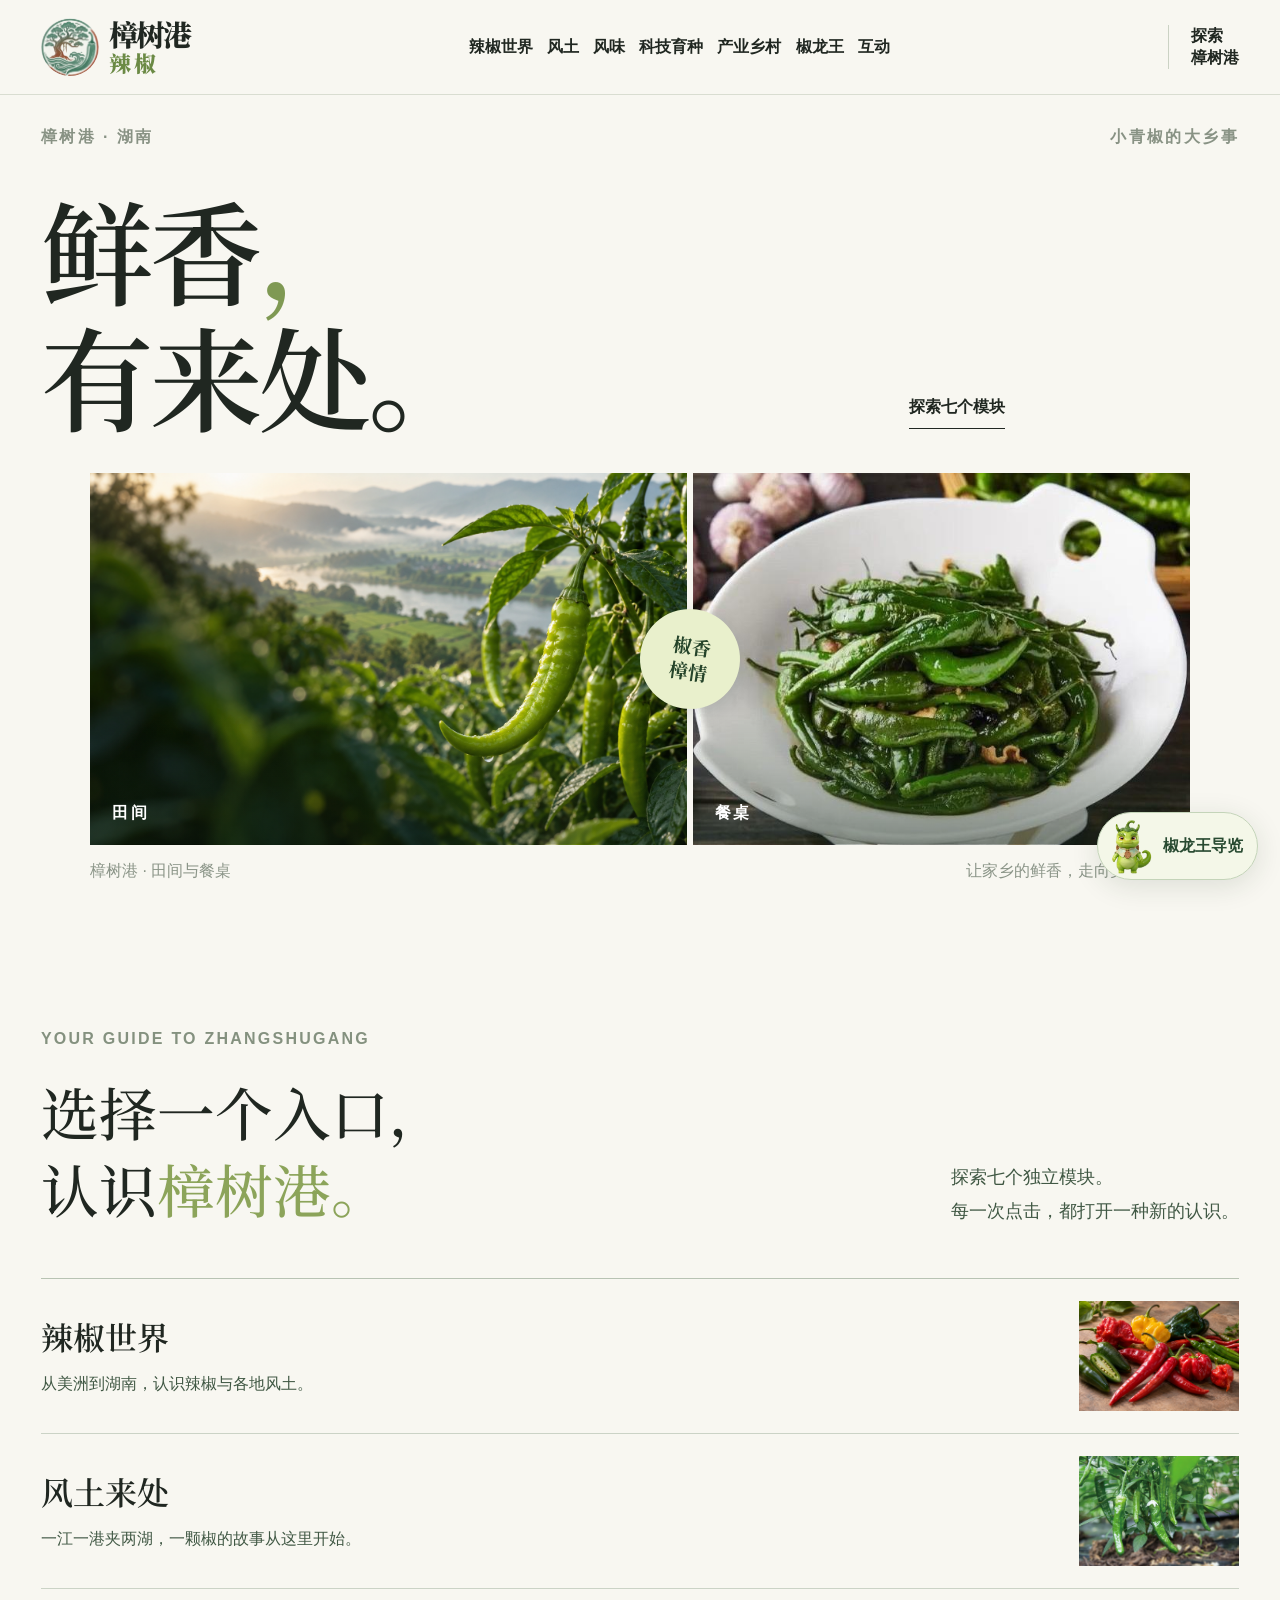
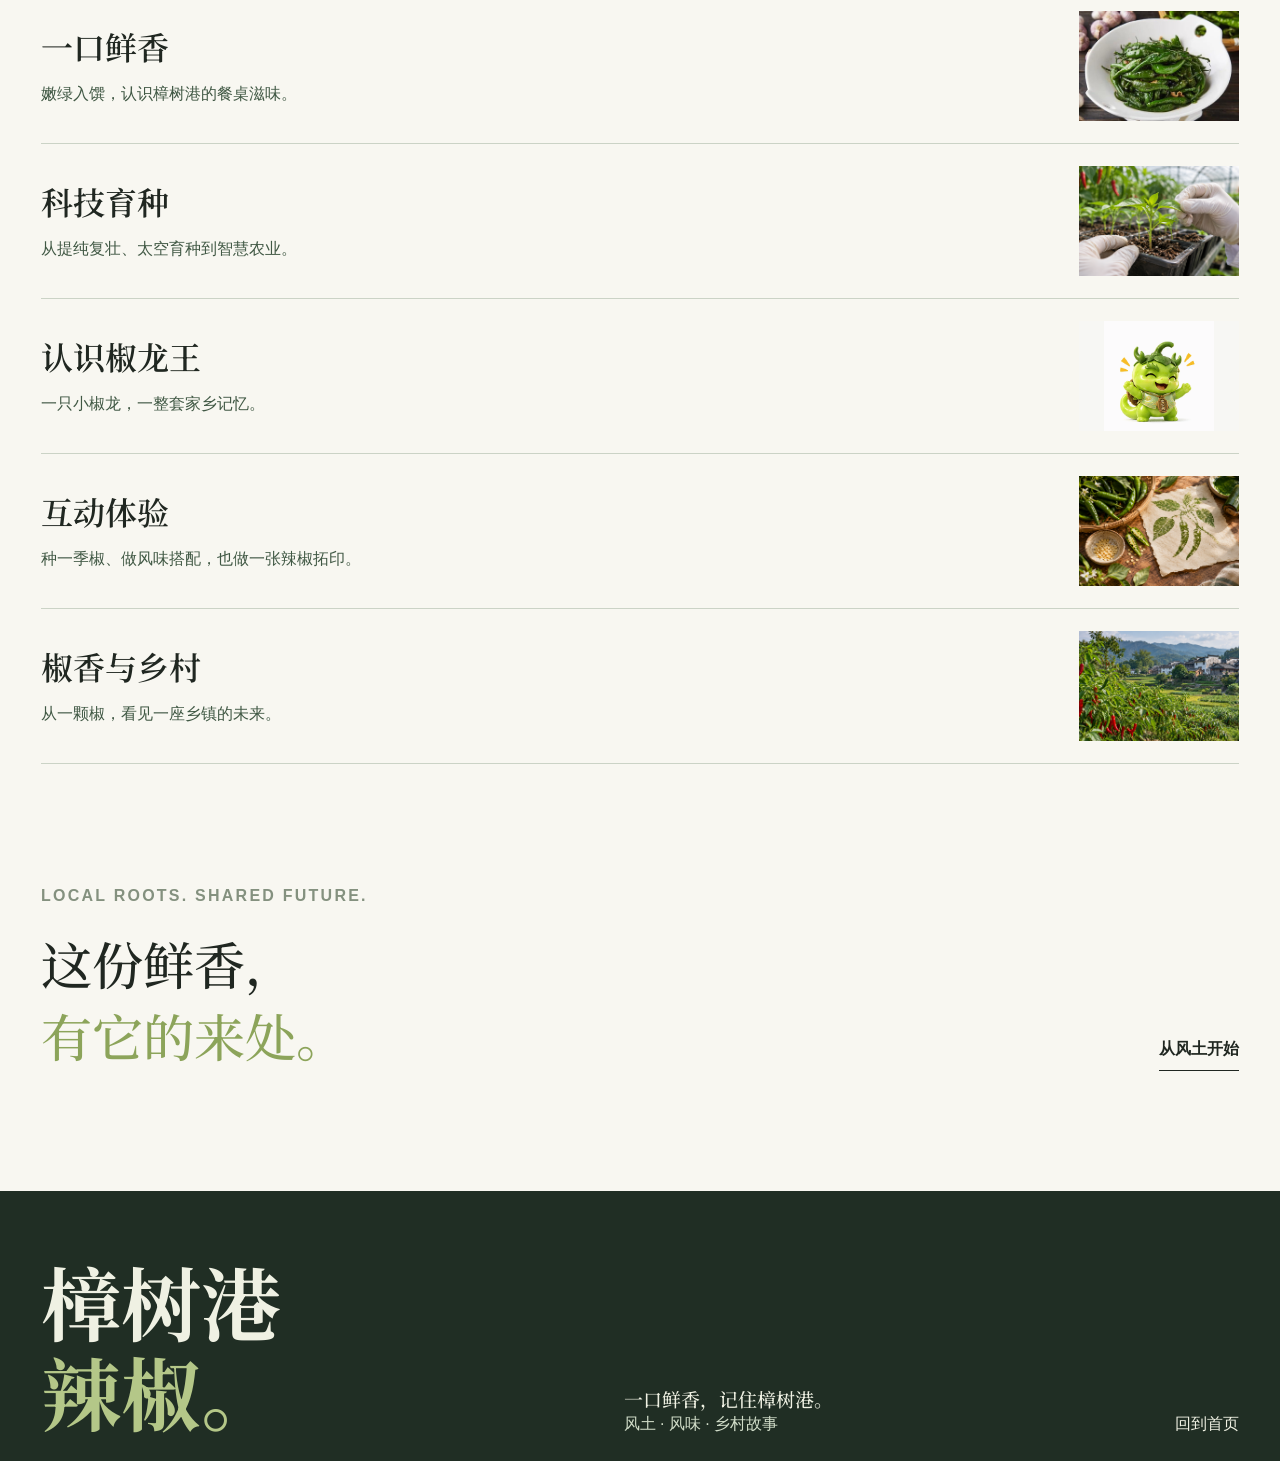
<file: index.html>
<!DOCTYPE html><html lang="zh-CN"><head><meta charSet="utf-8"/><meta name="viewport" content="width=device-width, initial-scale=1"/><link rel="preload" href="/brand-logo.jpg" as="image"/><link rel="preload" as="image" href="/jiaolong-guide.png"/><link rel="stylesheet" href="/_next/static/chunks/03_590k8-8haw.css" data-precedence="next"/><link rel="preload" as="script" fetchPriority="low" href="/_next/static/chunks/2ua_85s1ldl8b.js"/><script src="/_next/static/chunks/11np77edd8ngr.js" async=""></script><script src="/_next/static/chunks/339w3n-pdzf7n.js" async=""></script><script src="/_next/static/chunks/turbopack-2rn9zxejf_00h.js" async=""></script><script src="/_next/static/chunks/3n0yj7zzhj4su.js" async=""></script><link rel="preload" href="/style.css?v=20261117a" as="style"/><link rel="preload" href="/redesign.css?v=20261117a" as="style"/><link rel="preload" href="/simulators.css?v=20261117a" as="style"/><link rel="preload" href="/pages.css?v=20261117a" as="style"/><link rel="preload" href="/editorial.css?v=20261117a" as="style"/><link rel="preload" href="/exhibits.css?v=20261117a" as="style"/><link rel="preload" href="/polish.css?v=20261117a" as="style"/><title>樟树港辣椒 · 一口鲜香，记住樟树港</title><meta name="description" content="跟着椒龙王认识樟树港辣椒的风土、风味与乡村故事。"/><link rel="stylesheet" href="/style.css?v=20261117a"/><link rel="stylesheet" href="/redesign.css?v=20261117a"/><link rel="stylesheet" href="/simulators.css?v=20261117a"/><link rel="stylesheet" href="/pages.css?v=20261117a"/><link rel="stylesheet" href="/editorial.css?v=20261117a"/><link rel="stylesheet" href="/exhibits.css?v=20261117a"/><link rel="stylesheet" href="/polish.css?v=20261117a"/><script src="/_next/static/chunks/0cz1d0mv5g_q7.js" noModule=""></script></head><body><div hidden=""><!--$--><!--/$--></div><header class="ed-header"><a href="/" class="ed-wordmark" aria-label="樟树港辣椒首页"><span class="brand-mark" aria-hidden="true"><img src="/brand-logo.jpg" alt=""/></span><span class="brand-word"><span>樟树港</span><b>辣椒</b></span></a><nav class="ed-nav" aria-label="主导航"><a href="/world.html">辣椒世界</a><a href="/origin.html">风土</a><a href="/flavour.html">风味</a><a href="/technology.html">科技育种</a><a href="/future.html">产业乡村</a><a href="/character.html">椒龙王</a><a href="/experience.html">互动</a></nav><details class="ed-mobile-menu"><summary>菜单 <span>＋</span></summary><nav aria-label="手机端导航"><a href="/">首页</a><a href="/world.html">辣椒世界<!-- --> </a><a href="/origin.html">风土<!-- --> </a><a href="/flavour.html">风味<!-- --> </a><a href="/technology.html">科技育种<!-- --> </a><a href="/future.html">产业乡村<!-- --> </a><a href="/character.html">椒龙王<!-- --> </a><a href="/experience.html">互动<!-- --> </a></nav></details><a class="ed-right" href="/experience.html">探索<br/>樟树港 </a></header><main class="ed-home"><section class="ed-intro"><div class="ed-intro-top"><span>樟树港 · 湖南</span><span>小青椒的大乡事</span></div><div class="ed-title-row"><h1>鲜香<span>，</span><br/>有来处。</h1><div class="ed-intro-copy"><a href="#explore">探索七个模块 </a></div></div><div class="ed-photo-diptych"><div class="ed-photo-a"><span>田间</span></div><div class="ed-photo-b"><span>餐桌</span></div><div class="ed-hero-seal">椒香<br/>樟情</div></div><div class="ed-photo-caption"><span>樟树港 · 田间与餐桌</span><span>让家乡的鲜香，走向更远的地方</span></div></section><section class="ed-index" id="explore"><div class="ed-index-heading"><div><span>YOUR GUIDE TO ZHANGSHUGANG</span><h2>选择一个入口，<br/>认识<span>樟树港。</span></h2></div><p>探索七个独立模块。<br/>每一次点击，都打开一种新的认识。</p></div><div class="ed-module-list"><a class="ed-module ed-module-world" href="/world.html"><div class="ed-module-title"><h3>辣椒世界</h3><p>从美洲到湖南，认识辣椒与各地风土。</p></div><div class="ed-module-image" aria-hidden="true"></div></a><a class="ed-module ed-module-place" href="/origin.html"><div class="ed-module-title"><h3>风土来处</h3><p>一江一港夹两湖，一颗椒的故事从这里开始。</p></div><div class="ed-module-image" aria-hidden="true"></div></a><a class="ed-module ed-module-taste" href="/flavour.html"><div class="ed-module-title"><h3>一口鲜香</h3><p>嫩绿入馔，认识樟树港的餐桌滋味。</p></div><div class="ed-module-image" aria-hidden="true"></div></a><a class="ed-module ed-module-science" href="/technology.html"><div class="ed-module-title"><h3>科技育种</h3><p>从提纯复壮、太空育种到智慧农业。</p></div><div class="ed-module-image" aria-hidden="true"></div></a><a class="ed-module ed-module-dragon" href="/character.html"><div class="ed-module-title"><h3>认识椒龙王</h3><p>一只小椒龙，一整套家乡记忆。</p></div><div class="ed-module-image" aria-hidden="true"></div></a><a class="ed-module ed-module-play" href="/experience.html"><div class="ed-module-title"><h3>互动体验</h3><p>种一季椒、做风味搭配，也做一张辣椒拓印。</p></div><div class="ed-module-image" aria-hidden="true"></div></a><a class="ed-module ed-module-future" href="/future.html"><div class="ed-module-title"><h3>椒香与乡村</h3><p>从一颗椒，看见一座乡镇的未来。</p></div><div class="ed-module-image" aria-hidden="true"></div></a></div><div class="ed-index-end"><span>LOCAL ROOTS. SHARED FUTURE.</span><p>这份鲜香，<br/><em>有它的来处。</em></p><a href="/origin.html">从风土开始 </a></div></section></main><!--$--><!--/$--><aside class="pepper-guide" aria-label="椒龙王导览"><button type="button" class="guide-toggle" aria-expanded="false" aria-controls="guide-panel"><img src="/jiaolong-guide.png" alt=""/><span>椒龙王导览</span></button></aside><footer class="ed-footer"><div class="ed-footer-top"><div class="ed-footer-brand">樟树港<br/><span>辣椒。</span></div><div><p>一口鲜香，记住樟树港。</p><span>风土 · 风味 · 乡村故事</span></div><a href="/">回到首页 </a></div></footer><script src="/_next/static/chunks/2ua_85s1ldl8b.js" id="_R_" async=""></script><script>(self.__next_f=self.__next_f||[]).push([0])</script><script>self.__next_f.push([1,"1:\"$Sreact.fragment\"\n2:I[20818,[\"/_next/static/chunks/3n0yj7zzhj4su.js\"],\"default\"]\n3:I[83566,[\"/_next/static/chunks/3n0yj7zzhj4su.js\"],\"default\"]\n4:I[3867,[\"/_next/static/chunks/3n0yj7zzhj4su.js\"],\"PepperGuide\"]\nc:I[81585,[\"/_next/static/chunks/3n0yj7zzhj4su.js\"],\"default\",1]\n:HL[\"/_next/static/chunks/03_590k8-8haw.css\",\"style\"]\n:HL[\"/style.css?v=20261117a\",\"style\"]\n:HL[\"/redesign.css?v=20261117a\",\"style\"]\n:HL[\"/simulators.css?v=20261117a\",\"style\"]\n:HL[\"/pages.css?v=20261117a\",\"style\"]\n:HL[\"/editorial.css?v=20261117a\",\"style\"]\n:HL[\"/exhibits.css?v=20261117a\",\"style\"]\n:HL[\"/polish.css?v=20261117a\",\"style\"]\n:HL[\"/brand-logo.jpg\",\"image\"]\n0:{\"P\":null,\"c\":[\"\",\"\"],\"q\":\"\",\"i\":false,\"f\":[[[\"\",{\"children\":[\"__PAGE__\",{},\"$undefined\",\"$undefined\",4608]},\"$undefined\",\"$undefined\",4624],[[\"$\",\"$1\",\"c\",{\"children\":[[[\"$\",\"link\",\"0\",{\"rel\":\"stylesheet\",\"href\":\"/_next/static/chunks/03_590k8-8haw.css\",\"precedence\":\"next\",\"crossOrigin\":\"$undefined\",\"nonce\":\"$undefined\"}],[\"$\",\"script\",\"script-0\",{\"src\":\"/_next/static/chunks/3n0yj7zzhj4su.js\",\"async\":true,\"nonce\":\"$undefined\"}]],[\"$\",\"html\",null,{\"lang\":\"zh-CN\",\"children\":[[\"$\",\"head\",null,{\"children\":[[\"$\",\"link\",null,{\"rel\":\"stylesheet\",\"href\":\"/style.css?v=20261117a\"}],[\"$\",\"link\",null,{\"rel\":\"stylesheet\",\"href\":\"/redesign.css?v=20261117a\"}],[\"$\",\"link\",null,{\"rel\":\"stylesheet\",\"href\":\"/simulators.css?v=20261117a\"}],[\"$\",\"link\",null,{\"rel\":\"stylesheet\",\"href\":\"/pages.css?v=20261117a\"}],[\"$\",\"link\",null,{\"rel\":\"stylesheet\",\"href\":\"/editorial.css?v=20261117a\"}],[\"$\",\"link\",null,{\"rel\":\"stylesheet\",\"href\":\"/exhibits.css?v=20261117a\"}],[\"$\",\"link\",null,{\"rel\":\"stylesheet\",\"href\":\"/polish.css?v=20261117a\"}]]}],[\"$\",\"body\",null,{\"children\":[[\"$\",\"header\",null,{\"className\":\"ed-header\",\"children\":[[\"$\",\"a\",null,{\"href\":\"/\",\"className\":\"ed-wordmark\",\"aria-label\":\"樟树港辣椒首页\",\"children\":[[\"$\",\"span\",null,{\"className\":\"brand-mark\",\"aria-hidden\":\"true\",\"children\":[\"$\",\"img\",null,{\"src\":\"/brand-logo.jpg\",\"alt\":\"\"}]}],[\"$\",\"span\",null,{\"className\":\"brand-word\",\"children\":[[\"$\",\"span\",null,{\"children\":\"樟树港\"}],[\"$\",\"b\",null,{\"children\":\"辣椒\"}]]}]]}],[\"$\",\"nav\",null,{\"className\":\"ed-nav\",\"aria-label\":\"主导航\",\"children\":[[\"$\",\"a\",\"/world.html\",{\"href\":\"/world.html\",\"children\":\"辣椒世界\"}],[\"$\",\"a\",\"/origin.html\",{\"href\":\"/origin.html\",\"children\":\"风土\"}],[\"$\",\"a\",\"/flavour.html\",{\"href\":\"/flavour.html\",\"children\":\"风味\"}],[\"$\",\"a\",\"/technology.html\",{\"href\":\"/technology.html\",\"children\":\"科技育种\"}],[\"$\",\"a\",\"/future.html\",{\"href\":\"/future.html\",\"children\":\"产业乡村\"}],[\"$\",\"a\",\"/character.html\",{\"href\":\"/character.html\",\"children\":\"椒龙王\"}],[\"$\",\"a\",\"/experience.html\",{\"href\":\"/experience.html\",\"children\":\"互动\"}]]}],[\"$\",\"details\",null,{\"className\":\"ed-mobile-menu\",\"children\":[[\"$\",\"summary\",null,{\"children\":[\"菜单 \",[\"$\",\"span\",null,{\"children\":\"＋\"}]]}],[\"$\",\"nav\",null,{\"aria-label\":\"手机端导航\",\"children\":[[\"$\",\"a\",null,{\"href\":\"/\",\"children\":\"首页\"}],[[\"$\",\"a\",\"/world.html\",{\"href\":\"/world.html\",\"children\":[\"辣椒世界\",\" \"]}],[\"$\",\"a\",\"/origin.html\",{\"href\":\"/origin.html\",\"children\":[\"风土\",\" \"]}],[\"$\",\"a\",\"/flavour.html\",{\"href\":\"/flavour.html\",\"children\":[\"风味\",\" \"]}],[\"$\",\"a\",\"/technology.html\",{\"href\":\"/technology.html\",\"children\":[\"科技育种\",\" \"]}],[\"$\",\"a\",\"/future.html\",{\"href\":\"/future.html\",\"children\":[\"产业乡村\",\" \"]}],[\"$\",\"a\",\"/character.html\",{\"href\":\"/character.html\",\"children\":[\"椒龙王\",\" \"]}],[\"$\",\"a\",\"/experience.html\",{\"href\":\"/experience.html\",\"children\":[\"互动\",\" \"]}]]]}]]}],[\"$\",\"a\",null,{\"className\":\"ed-right\",\"href\":\"/experience.html\",\"children\":[\"探索\",[\"$\",\"br\",null,{}],\"樟树港 \"]}]]}],[\"$\",\"$L2\",null,{\"parallelRouterKey\":\"children\",\"error\":\"$undefined\",\"errorStyles\":\"$undefined\",\"errorScripts\":\"$undefined\",\"template\":[\"$\",\"$L3\",null,{}],\"templateStyles\":\"$undefined\",\"templateScripts\":\"$undefined\",\"notFound\":[[[\"$\",\"title\",null,{\"children\":\"404: This page could not be found.\"}],[\"$\",\"div\",null,{\"style\":{\"fontFamily\":\"system-ui,\\\"Segoe UI\\\",Roboto,Helvetica,Arial,sans-serif,\\\"Apple Color Emoji\\\",\\\"Segoe UI Emoji\\\"\",\"height\":\"100vh\",\"textAlign\":\"center\",\"display\":\"flex\",\"flexDirection\":\"column\",\"alignItems\":\"center\",\"justifyContent\":\"center\"},\"children\":[\"$\",\"div\",null,{\"children\":[[\"$\",\"style\",null,{\"dangerouslySetInnerHTML\":{\"__html\":\"body{color:#000;background:#fff;margin:0}.next-error-h1{border-right:1px solid rgba(0,0,0,.3)}@media (prefers-color-scheme:dark){body{color:#fff;background:#000}.next-error-h1{border-right:1px solid rgba(255,255,255,.3)}}\"}}],[\"$\",\"h1\",null,{\"className\":\"next-error-h1\",\"style\":{\"display\":\"inline-block\",\"margin\":\"0 20px 0 0\",\"padding\":\"0 23px 0 0\",\"fontSize\":24,\"fontWeight\":500,\"verticalAlign\":\"top\",\"lineHeight\":\"49px\"},\"children\":404}],[\"$\",\"div\",null,{\"style\":{\"display\":\"inline-block\"},\"children\":[\"$\",\"h2\",null,{\"style\":{\"fontSize\":14,\"fontWeight\":400,\"lineHeight\":\"49px\",\"margin\":0},\"children\":\"This page could not be found.\"}]}]]}]}]],[]],\"forbidden\":\"$undefined\",\"unauthorized\":\"$undefined\"}],[\"$\",\"$L4\",null,{}],[\"$\",\"footer\",null,{\"className\":\"ed-footer\",\"children\":[\"$\",\"div\",null,{\"className\":\"ed-footer-top\",\"children\":[[\"$\",\"div\",null,{\"className\":\"ed-footer-brand\",\"children\":[\"樟树港\",[\"$\",\"br\",null,{}],[\"$\",\"span\",null,{\"children\":\"辣椒。\"}]]}],[\"$\",\"div\",null,{\"children\":[[\"$\",\"p\",null,{\"children\":\"一口鲜香，记住樟树港。\"}],[\"$\",\"span\",null,{\"children\":\"风土 · 风味 · 乡村故事\"}]]}],[\"$\",\"a\",null,{\"href\":\"/\",\"children\":\"回到首页 \"}]]}]}]]}]]}]]}],{\"children\":[[\"$\",\"$1\",\"c\",{\"children\":[[\"$\",\"main\",null,{\"className\":\"ed-home\",\"children\":[[\"$\",\"section\",null,{\"className\":\"ed-intro\",\"children\":[[\"$\",\"div\",null,{\"className\":\"ed-intro-top\",\"children\":[[\"$\",\"span\",null,{\"children\":\"樟树港 · 湖南\"}],[\"$\",\"span\",null,{\"children\":\"小青椒的大乡事\"}]]}],[\"$\",\"div\",null,{\"className\":\"ed-title-row\",\"children\":[\"$L5\",\"$L6\"]}],\"$L7\",\"$L8\"]}],\"$L9\"]}],null,\"$La\"]}],{},null,false,null]},null,false,null],\"$Lb\",false]],\"m\":\"$undefined\",\"G\":[\"$c\",[\"$Ld\"]],\"S\":true,\"h\":null,\"r\":\"$undefined\",\"s\":\"$undefined\",\"a\":\"$undefined\",\"l\":\"$undefined\",\"p\":\"$undefined\",\"d\":\"$undefined\",\"b\":\"IbnwbFf4PKa3Nwp7CaNJi\"}\ne:I[63521,[\"/_next/static/chunks/3n0yj7zzhj4su.js\"],\"OutletBoundary\"]\nf:\"$Sreact.suspense\"\n11:I[63521,[\"/_next/static/chunks/3n0yj7zzhj4su.js\"],\"ViewportBoundary\"]\n13:I[63521,[\"/_next/static/chunks/3n0yj7zzhj4su.js\"],\"MetadataBoundary\"]\n5:[\"$\",\"h1\",null,{\"children\":[\"鲜香\",[\"$\",\"span\",null,{\"children\":\"，\"}],[\"$\",\"br\",null,{}],\"有来处。\"]}]\n6:[\"$\",\"div\",null,{\"className\":\"ed-intro-copy\",\"children\":[\"$\",\"a\",null,{\"href\":\"#explore\",\"children\":\"探索七个模块 \"}]}]\n7:[\"$\",\"div\",null,{\"className\":\"ed-photo-diptych\",\"children\":[[\"$\",\"div\",null,{\"className\":\"ed-photo-a\",\"children\":[\"$\",\"span\",null,{\"children\":\"田间\"}]}],[\"$\",\"div\",null,{\"className\":\"ed-photo-b\",\"children\":[\"$\",\"span\",null,{\"children\":\"餐桌\"}]}],[\"$\",\"div\",null,{\"className\":\"ed-hero-seal\",\"children\":[\"椒香\",[\"$\",\"br\",null,{}],\"樟情\"]}]]}]\n8:[\"$\",\"div\",null,{\"className\":\"ed-photo-caption\",\"children\":[[\"$\",\"span\",null,{\"children\":\"樟树港 · 田间与餐桌\"}],[\"$\",\"span\",null,{\"children\":\"让家乡的鲜香，走向更远的地方\"}]]}]\n9:[\"$\",\"section\",null,{\"className\":\"ed-index\",\"id\":\"explore\",\"children\":[[\"$\",\"div\",null,{\"className\":\"ed-index-heading\",\"children\":[[\"$\",\"div\",null,{\"children\":[[\"$\",\"span\",null,{\"children\":\"YOUR GUIDE TO ZHANGSHUGANG\"}],[\"$\",\"h2\",null,{\"children\":[\"选择一个入口，\",[\"$\",\"br\",null,{}],\"认识\",[\"$\",\"span\",null,{\"children\":\"樟树港。\"}]]}]]}],[\"$\",\"p\",null,{\"children\":[\"探索七个独立模块。\",[\"$\",\"br\",null,{}],\"每一次点击，都打开一种新的认识。\"]}]]}],[\"$\",\"div\",null,{\"className\":\"ed-module-list\",\"children\":[[\"$\",\"a\",\"01\",{\"className\":\"ed-module ed-module-world\",\"href\":\"/world.html\",\"children\":[[\"$\",\"div\",null,{\"className\":\"ed-module-title\",\"children\":[[\"$\",\"h3\",null,{\"children\":\"辣椒世界\"}],[\"$\",\"p\",null,{\"children\":\"从美洲到湖南，认识辣椒与各地风土。\"}]]}],[\"$\",\"div\",null,{\"className\":\"ed-module-image\",\"aria-hidden\":\"true\"}]]}],[\"$\",\"a\",\"02\",{\"className\":\"ed-module ed-module-place\",\"href\":\"/origin.html\",\"children\":[[\"$\",\"div\",null,{\"className\":\"ed-module-title\",\"children\":[[\"$\",\"h3\",null,{\"children\":\"风土来处\"}],[\"$\",\"p\",null,{\"children\":\"一江一港夹两湖，一颗椒的故事从这里开始。\"}]]}],[\"$\",\"div\",null,{\"className\":\"ed-module-image\",\"aria-hidden\":\"true\"}]]}],[\"$\",\"a\",\"03\",{\"className\":\"ed-module ed-module-taste\",\"href\":\"/flavour.html\",\"children\":[[\"$\",\"div\",null,{\"className\":\"ed-module-title\",\"children\":[[\"$\",\"h3\",null,{\"children\":\"一口鲜香\"}],[\"$\",\"p\",null,{\"children\":\"嫩绿入馔，认识樟树港的餐桌滋味。\"}]]}],[\"$\",\"div\",null,{\"className\":\"ed-module-image\",\"aria-hidden\":\"true\"}]]}],[\"$\",\"a\",\"04\",{\"className\":\"ed-module ed-module-science\",\"href\":\"/technology.html\",\"children\":[[\"$\",\"div\",null,{\"className\":\"ed-module-title\",\"children\":[[\"$\",\"h3\",null,{\"children\":\"科技育种\"}],[\"$\",\"p\",null,{\"children\":\"从提纯复壮、太空育种到智慧农业。\"}]]}],[\"$\",\"div\",null,{\"className\":\"ed-module-image\",\"aria-hidden\":\"true\"}]]}],[\"$\",\"a\",\"05\",{\"className\":\"ed-module ed-module-dragon\",\"href\":\"/character.html\",\"children\":[[\"$\",\"div\",null,{\"className\":\"ed-module-title\",\"children\":[[\"$\",\"h3\",null,{\"children\":\"认识椒龙王\"}],[\"$\",\"p\",null,{\"children\":\"一只小椒龙，一整套家乡记忆。\"}]]}],[\"$\",\"div\",null,{\"className\":\"ed-module-image\",\"aria-hidden\":\"true\"}]]}],[\"$\",\"a\",\"06\",{\"className\":\"ed-module ed-module-play\",\"href\":\"/experience.html\",\"children\":[[\"$\",\"div\",null,{\"className\":\"ed-module-title\",\"children\":[[\"$\",\"h3\",null,{\"children\":\"互动体验\"}],[\"$\",\"p\",null,{\"children\":\"种一季椒、做风味搭配，也做一张辣椒拓印。\"}]]}],[\"$\",\"div\",null,{\"className\":\"ed-module-image\",\"aria-hidden\":\"true\"}]]}],[\"$\",\"a\",\"07\",{\"className\":\"ed-module ed-module-future\",\"href\":\"/future.html\",\"children\":[[\"$\",\"div\",null,{\"className\":\"ed-module-title\",\"children\":[[\"$\",\"h3\",null,{\"children\":\"椒香与乡村\"}],[\"$\",\"p\",null,{\"children\":\"从一颗椒，看见一座乡镇的未来。\"}]]}],[\"$\",\"div\",null,{\"className\":\"ed-module-image\",\"aria-hidden\":\"true\"}]]}]]}],[\"$\",\"div\",null,{\"className\":\"ed-index-end\",\"children\":[[\"$\",\"span\",null,{\"children\":\"LOCAL ROOTS. SHARED FUTURE.\"}],[\"$\",\"p\",null,{\"children\":[\"这份鲜香，\",[\"$\",\"br\",null,{}],[\"$\",\"em\",null,{\"children\":\"有它的来处。\"}]]}],[\"$\",\"a\",null,{\"href\":\"/origin.html\",\"children\":\"从风土开始 \"}]]}]]}]\na:[\"$\",\"$Le\",null,{\"children\":[\"$\",\"$f\",null,{\"name\":\"Next.MetadataOutlet\",\"children\":\"$@10\"}]}]\nb:[\"$\",\"$1\",\"h\",{\"children\":[null,[\"$\",\"$L11\",null,{\"children\":\"$L12\"}],[\"$\",\"div\",null,{\"hidden\":true,\"children\":[\"$\",\"$L13\",null,{\"children\":[\"$\",\"$f\",null,{\"name\":\"Next.Metadata\",\"children\":\"$L14\"}]}]}],null]}]\nd:[\"$\",\"link\",\"0\",{\"rel\":\"stylesheet\",\"href\":\"/_next/static/chunks/03_590k8-8haw.css\",\"precedence\":\"next\",\"crossOrigin\":\"$undefined\",\"nonce\":\"$undefined\"}]\n12:[[\"$\",\"meta\",\"0\",{\"charSet\":\"utf-8\"}],[\"$\",\"meta\",\"1\",{\"name\":\"viewport\",\"content\":\"width=device-width, initial-scale=1\"}]]\n10:null\n14:[[\"$\",\"title\",\"0\",{\"children\":\"樟树港辣椒 · 一口鲜香，记住樟树港\"}],[\"$\",\"meta\",\"1\",{\"name\":\"description\",\"content\":\"跟着椒龙王认识樟树港辣椒的风土、风味与乡村故事。\"}]]\n"])</script></body></html>
</file>
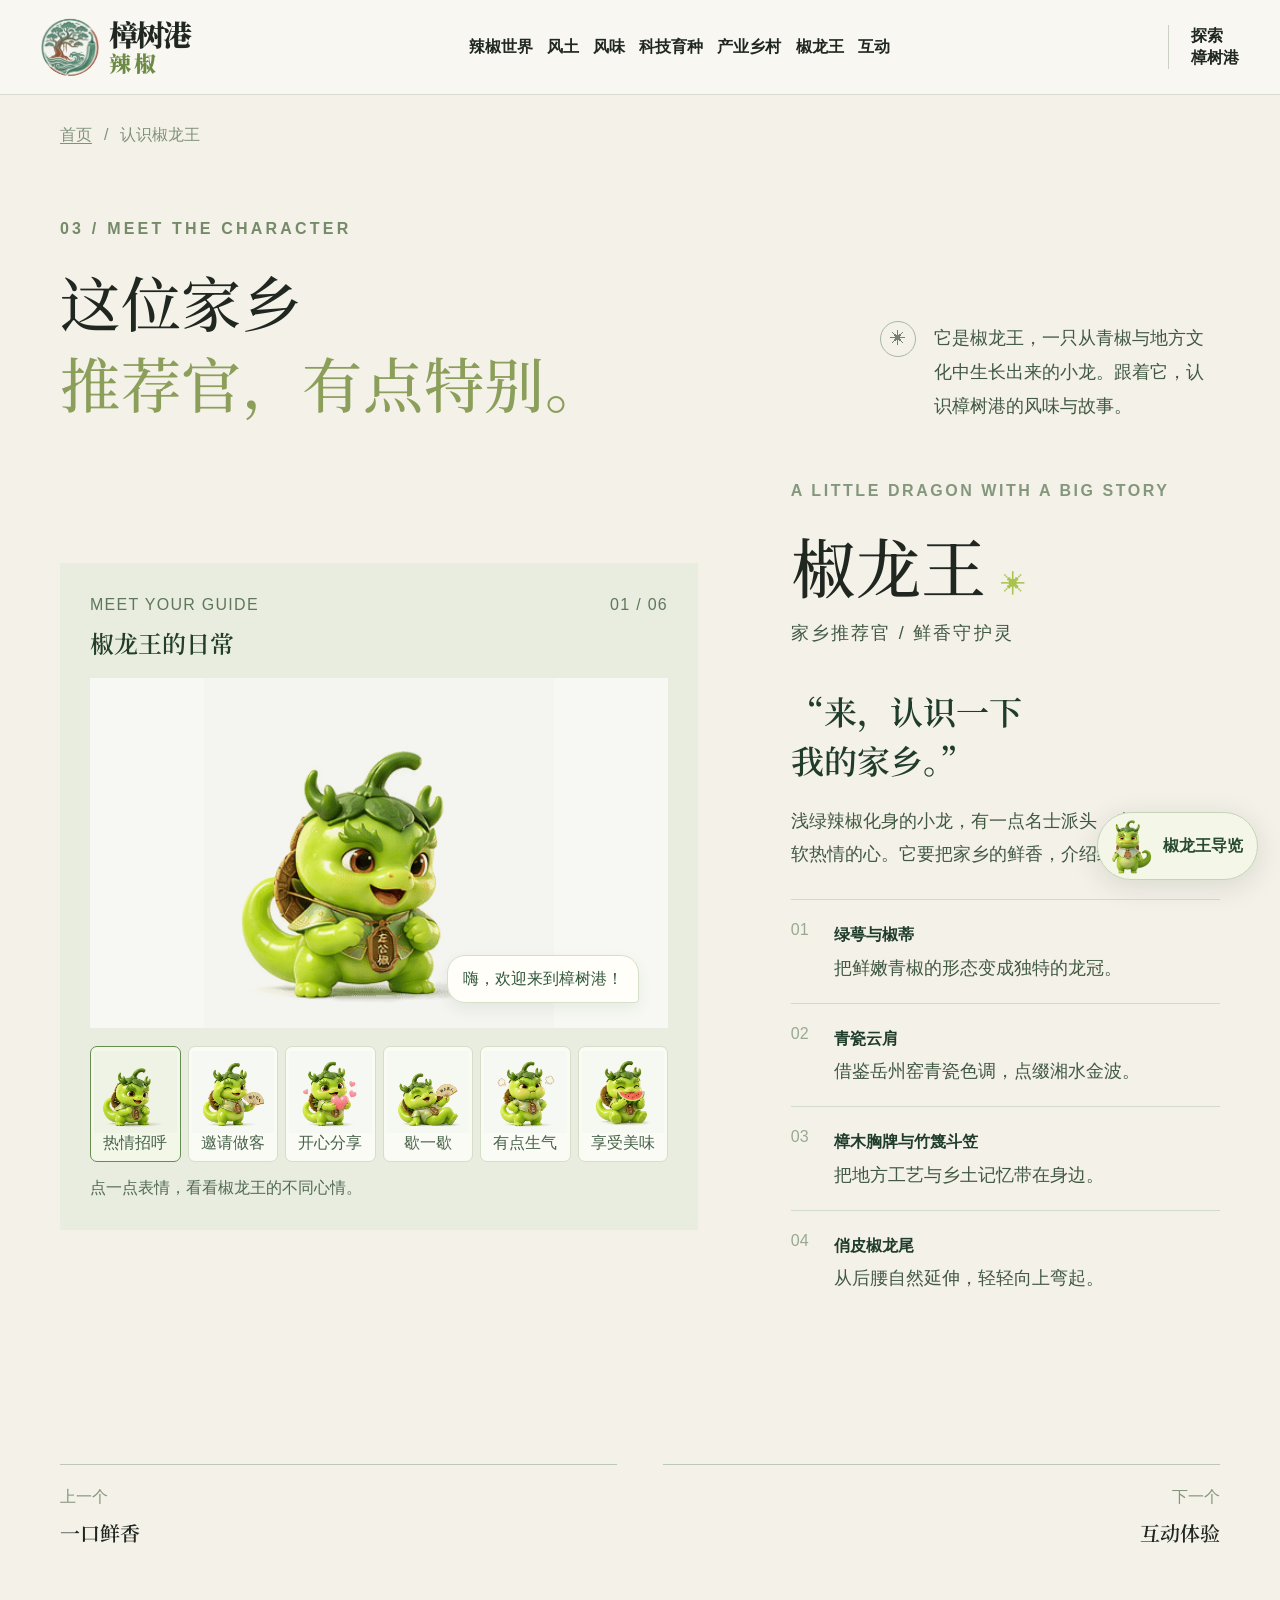
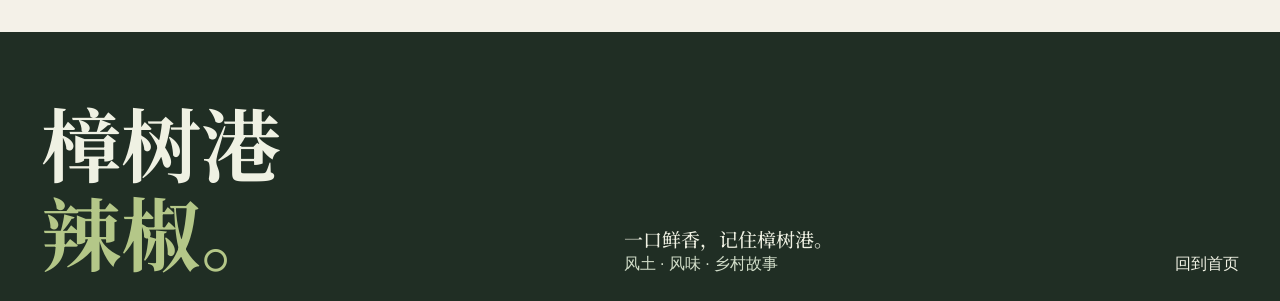
<file: character.html>
<!DOCTYPE html><html lang="zh-CN"><head><meta charSet="utf-8"/><meta name="viewport" content="width=device-width, initial-scale=1"/><link rel="preload" href="/brand-logo.jpg" as="image"/><link rel="preload" as="image" href="/emoji/01.gif"/><link rel="preload" as="image" href="/emoji/02.gif"/><link rel="preload" as="image" href="/emoji/03.gif"/><link rel="preload" as="image" href="/emoji/04.gif"/><link rel="preload" as="image" href="/emoji/05.gif"/><link rel="preload" as="image" href="/emoji/06.gif"/><link rel="preload" as="image" href="/jiaolong-guide.png"/><link rel="stylesheet" href="/_next/static/chunks/03_590k8-8haw.css" data-precedence="next"/><link rel="preload" as="script" fetchPriority="low" href="/_next/static/chunks/2ua_85s1ldl8b.js"/><script src="/_next/static/chunks/11np77edd8ngr.js" async=""></script><script src="/_next/static/chunks/339w3n-pdzf7n.js" async=""></script><script src="/_next/static/chunks/turbopack-2rn9zxejf_00h.js" async=""></script><script src="/_next/static/chunks/3n0yj7zzhj4su.js" async=""></script><script src="/_next/static/chunks/1h9p5ahy0oizb.js" async=""></script><link rel="preload" href="/style.css?v=20261117a" as="style"/><link rel="preload" href="/redesign.css?v=20261117a" as="style"/><link rel="preload" href="/simulators.css?v=20261117a" as="style"/><link rel="preload" href="/pages.css?v=20261117a" as="style"/><link rel="preload" href="/editorial.css?v=20261117a" as="style"/><link rel="preload" href="/exhibits.css?v=20261117a" as="style"/><link rel="preload" href="/polish.css?v=20261117a" as="style"/><title>樟树港辣椒 · 一口鲜香，记住樟树港</title><meta name="description" content="跟着椒龙王认识樟树港辣椒的风土、风味与乡村故事。"/><link rel="stylesheet" href="/style.css?v=20261117a"/><link rel="stylesheet" href="/redesign.css?v=20261117a"/><link rel="stylesheet" href="/simulators.css?v=20261117a"/><link rel="stylesheet" href="/pages.css?v=20261117a"/><link rel="stylesheet" href="/editorial.css?v=20261117a"/><link rel="stylesheet" href="/exhibits.css?v=20261117a"/><link rel="stylesheet" href="/polish.css?v=20261117a"/><script src="/_next/static/chunks/0cz1d0mv5g_q7.js" noModule=""></script></head><body><div hidden=""><!--$--><!--/$--></div><header class="ed-header"><a href="/" class="ed-wordmark" aria-label="樟树港辣椒首页"><span class="brand-mark" aria-hidden="true"><img src="/brand-logo.jpg" alt=""/></span><span class="brand-word"><span>樟树港</span><b>辣椒</b></span></a><nav class="ed-nav" aria-label="主导航"><a href="/world.html">辣椒世界</a><a href="/origin.html">风土</a><a href="/flavour.html">风味</a><a href="/technology.html">科技育种</a><a href="/future.html">产业乡村</a><a href="/character.html">椒龙王</a><a href="/experience.html">互动</a></nav><details class="ed-mobile-menu"><summary>菜单 <span>＋</span></summary><nav aria-label="手机端导航"><a href="/">首页</a><a href="/world.html">辣椒世界<!-- --> </a><a href="/origin.html">风土<!-- --> </a><a href="/flavour.html">风味<!-- --> </a><a href="/technology.html">科技育种<!-- --> </a><a href="/future.html">产业乡村<!-- --> </a><a href="/character.html">椒龙王<!-- --> </a><a href="/experience.html">互动<!-- --> </a></nav></details><a class="ed-right" href="/experience.html">探索<br/>樟树港 </a></header><main class="module-page module-character"><div class="breadcrumbs wrap"><a href="/">首页</a><span>/</span><span>认识椒龙王</span></div><section id="character" class="section wrap"><div class="section-heading"><div><span class="section-no">03 / MEET THE CHARACTER</span><h2>这位家乡<br/><em>推荐官，有点特别。</em></h2></div><div class="heading-aside"><span class="round-icon">✳</span><p>它是椒龙王，一只从青椒与地方文化中生长出来的小龙。跟着它，认识樟树港的风味与故事。</p></div></div><div class="character-layout"><section class="mascot-gallery" aria-label="椒龙王表情展示"><div class="mascot-gallery-head"><div><small>MEET YOUR GUIDE</small><h3>椒龙王的日常</h3></div><span>0<!-- -->1<!-- --> / 06</span></div><div class="mascot-stage"><picture><source media="(prefers-reduced-motion: reduce)" srcSet="/jiaolong-guide.png"/><img src="/emoji/01.gif" alt="椒龙王表情：热情招呼"/></picture><div class="mascot-speech" aria-live="polite">嗨，欢迎来到樟树港！</div></div><div class="mascot-choices" role="group" aria-label="选择椒龙王表情"><button type="button" class="is-selected" aria-pressed="true"><img src="/emoji/01.gif" alt=""/><span>热情招呼</span></button><button type="button" class="" aria-pressed="false"><img src="/emoji/02.gif" alt=""/><span>邀请做客</span></button><button type="button" class="" aria-pressed="false"><img src="/emoji/03.gif" alt=""/><span>开心分享</span></button><button type="button" class="" aria-pressed="false"><img src="/emoji/04.gif" alt=""/><span>歇一歇</span></button><button type="button" class="" aria-pressed="false"><img src="/emoji/05.gif" alt=""/><span>有点生气</span></button><button type="button" class="" aria-pressed="false"><img src="/emoji/06.gif" alt=""/><span>享受美味</span></button></div><p class="mascot-hint">点一点表情，看看椒龙王的不同心情。</p></section><div class="character-info"><span class="character-kicker">A LITTLE DRAGON WITH A BIG STORY</span><h3>椒龙王<span>✳</span></h3><p class="character-sub">家乡推荐官 / 鲜香守护灵</p><p class="character-lead">“来，认识一下<br/>我的家乡。”</p><p>浅绿辣椒化身的小龙，有一点名士派头，也有一颗柔软热情的心。它要把家乡的鲜香，介绍给更多人。</p><div class="feature-list"><div><span>01</span><p><strong>绿萼与椒蒂</strong><br/>把鲜嫩青椒的形态变成独特的龙冠。</p></div><div><span>02</span><p><strong>青瓷云肩</strong><br/>借鉴岳州窑青瓷色调，点缀湘水金波。</p></div><div><span>03</span><p><strong>樟木胸牌与竹篾斗笠</strong><br/>把地方工艺与乡土记忆带在身边。</p></div><div><span>04</span><p><strong>俏皮椒龙尾</strong><br/>从后腰自然延伸，轻轻向上弯起。</p></div></div></div></div></section><div class="module-bottom wrap"><a href="/flavour.html"><small> 上一个</small><strong>一口鲜香</strong></a><a href="/experience.html"><small>下一个 </small><strong>互动体验</strong></a></div></main><!--$--><!--/$--><aside class="pepper-guide" aria-label="椒龙王导览"><button type="button" class="guide-toggle" aria-expanded="false" aria-controls="guide-panel"><img src="/jiaolong-guide.png" alt=""/><span>椒龙王导览</span></button></aside><footer class="ed-footer"><div class="ed-footer-top"><div class="ed-footer-brand">樟树港<br/><span>辣椒。</span></div><div><p>一口鲜香，记住樟树港。</p><span>风土 · 风味 · 乡村故事</span></div><a href="/">回到首页 </a></div></footer><script src="/_next/static/chunks/2ua_85s1ldl8b.js" id="_R_" async=""></script><script>(self.__next_f=self.__next_f||[]).push([0])</script><script>self.__next_f.push([1,"1:\"$Sreact.fragment\"\n2:I[20818,[\"/_next/static/chunks/3n0yj7zzhj4su.js\"],\"default\"]\n3:I[83566,[\"/_next/static/chunks/3n0yj7zzhj4su.js\"],\"default\"]\n4:I[3867,[\"/_next/static/chunks/3n0yj7zzhj4su.js\"],\"PepperGuide\"]\na:I[81585,[\"/_next/static/chunks/3n0yj7zzhj4su.js\"],\"default\",1]\n:HL[\"/_next/static/chunks/03_590k8-8haw.css\",\"style\"]\n:HL[\"/style.css?v=20261117a\",\"style\"]\n:HL[\"/redesign.css?v=20261117a\",\"style\"]\n:HL[\"/simulators.css?v=20261117a\",\"style\"]\n:HL[\"/pages.css?v=20261117a\",\"style\"]\n:HL[\"/editorial.css?v=20261117a\",\"style\"]\n:HL[\"/exhibits.css?v=20261117a\",\"style\"]\n:HL[\"/polish.css?v=20261117a\",\"style\"]\n:HL[\"/brand-logo.jpg\",\"image\"]\n8:X\n0:{\"P\":null,\"c\":[\"\",\"character\"],\"q\":\"\",\"i\":false,\"f\":[[[\"\",{\"children\":[\"character\",{\"children\":[\"__PAGE__\",{},\"$undefined\",\"$undefined\",4608]},\"$undefined\",\"$undefined\",4608]},\"$undefined\",\"$undefined\",4624],[[\"$\",\"$1\",\"c\",{\"children\":[[[\"$\",\"link\",\"0\",{\"rel\":\"stylesheet\",\"href\":\"/_next/static/chunks/03_590k8-8haw.css\",\"precedence\":\"next\",\"crossOrigin\":\"$undefined\",\"nonce\":\"$undefined\"}],[\"$\",\"script\",\"script-0\",{\"src\":\"/_next/static/chunks/3n0yj7zzhj4su.js\",\"async\":true,\"nonce\":\"$undefined\"}]],[\"$\",\"html\",null,{\"lang\":\"zh-CN\",\"children\":[[\"$\",\"head\",null,{\"children\":[[\"$\",\"link\",null,{\"rel\":\"stylesheet\",\"href\":\"/style.css?v=20261117a\"}],[\"$\",\"link\",null,{\"rel\":\"stylesheet\",\"href\":\"/redesign.css?v=20261117a\"}],[\"$\",\"link\",null,{\"rel\":\"stylesheet\",\"href\":\"/simulators.css?v=20261117a\"}],[\"$\",\"link\",null,{\"rel\":\"stylesheet\",\"href\":\"/pages.css?v=20261117a\"}],[\"$\",\"link\",null,{\"rel\":\"stylesheet\",\"href\":\"/editorial.css?v=20261117a\"}],[\"$\",\"link\",null,{\"rel\":\"stylesheet\",\"href\":\"/exhibits.css?v=20261117a\"}],[\"$\",\"link\",null,{\"rel\":\"stylesheet\",\"href\":\"/polish.css?v=20261117a\"}]]}],[\"$\",\"body\",null,{\"children\":[[\"$\",\"header\",null,{\"className\":\"ed-header\",\"children\":[[\"$\",\"a\",null,{\"href\":\"/\",\"className\":\"ed-wordmark\",\"aria-label\":\"樟树港辣椒首页\",\"children\":[[\"$\",\"span\",null,{\"className\":\"brand-mark\",\"aria-hidden\":\"true\",\"children\":[\"$\",\"img\",null,{\"src\":\"/brand-logo.jpg\",\"alt\":\"\"}]}],[\"$\",\"span\",null,{\"className\":\"brand-word\",\"children\":[[\"$\",\"span\",null,{\"children\":\"樟树港\"}],[\"$\",\"b\",null,{\"children\":\"辣椒\"}]]}]]}],[\"$\",\"nav\",null,{\"className\":\"ed-nav\",\"aria-label\":\"主导航\",\"children\":[[\"$\",\"a\",\"/world.html\",{\"href\":\"/world.html\",\"children\":\"辣椒世界\"}],[\"$\",\"a\",\"/origin.html\",{\"href\":\"/origin.html\",\"children\":\"风土\"}],[\"$\",\"a\",\"/flavour.html\",{\"href\":\"/flavour.html\",\"children\":\"风味\"}],[\"$\",\"a\",\"/technology.html\",{\"href\":\"/technology.html\",\"children\":\"科技育种\"}],[\"$\",\"a\",\"/future.html\",{\"href\":\"/future.html\",\"children\":\"产业乡村\"}],[\"$\",\"a\",\"/character.html\",{\"href\":\"/character.html\",\"children\":\"椒龙王\"}],[\"$\",\"a\",\"/experience.html\",{\"href\":\"/experience.html\",\"children\":\"互动\"}]]}],[\"$\",\"details\",null,{\"className\":\"ed-mobile-menu\",\"children\":[[\"$\",\"summary\",null,{\"children\":[\"菜单 \",[\"$\",\"span\",null,{\"children\":\"＋\"}]]}],[\"$\",\"nav\",null,{\"aria-label\":\"手机端导航\",\"children\":[[\"$\",\"a\",null,{\"href\":\"/\",\"children\":\"首页\"}],[[\"$\",\"a\",\"/world.html\",{\"href\":\"/world.html\",\"children\":[\"辣椒世界\",\" \"]}],[\"$\",\"a\",\"/origin.html\",{\"href\":\"/origin.html\",\"children\":[\"风土\",\" \"]}],[\"$\",\"a\",\"/flavour.html\",{\"href\":\"/flavour.html\",\"children\":[\"风味\",\" \"]}],[\"$\",\"a\",\"/technology.html\",{\"href\":\"/technology.html\",\"children\":[\"科技育种\",\" \"]}],[\"$\",\"a\",\"/future.html\",{\"href\":\"/future.html\",\"children\":[\"产业乡村\",\" \"]}],[\"$\",\"a\",\"/character.html\",{\"href\":\"/character.html\",\"children\":[\"椒龙王\",\" \"]}],[\"$\",\"a\",\"/experience.html\",{\"href\":\"/experience.html\",\"children\":[\"互动\",\" \"]}]]]}]]}],[\"$\",\"a\",null,{\"className\":\"ed-right\",\"href\":\"/experience.html\",\"children\":[\"探索\",[\"$\",\"br\",null,{}],\"樟树港 \"]}]]}],[\"$\",\"$L2\",null,{\"parallelRouterKey\":\"children\",\"error\":\"$undefined\",\"errorStyles\":\"$undefined\",\"errorScripts\":\"$undefined\",\"template\":[\"$\",\"$L3\",null,{}],\"templateStyles\":\"$undefined\",\"templateScripts\":\"$undefined\",\"notFound\":[[[\"$\",\"title\",null,{\"children\":\"404: This page could not be found.\"}],[\"$\",\"div\",null,{\"style\":{\"fontFamily\":\"system-ui,\\\"Segoe UI\\\",Roboto,Helvetica,Arial,sans-serif,\\\"Apple Color Emoji\\\",\\\"Segoe UI Emoji\\\"\",\"height\":\"100vh\",\"textAlign\":\"center\",\"display\":\"flex\",\"flexDirection\":\"column\",\"alignItems\":\"center\",\"justifyContent\":\"center\"},\"children\":[\"$\",\"div\",null,{\"children\":[[\"$\",\"style\",null,{\"dangerouslySetInnerHTML\":{\"__html\":\"body{color:#000;background:#fff;margin:0}.next-error-h1{border-right:1px solid rgba(0,0,0,.3)}@media (prefers-color-scheme:dark){body{color:#fff;background:#000}.next-error-h1{border-right:1px solid rgba(255,255,255,.3)}}\"}}],[\"$\",\"h1\",null,{\"className\":\"next-error-h1\",\"style\":{\"display\":\"inline-block\",\"margin\":\"0 20px 0 0\",\"padding\":\"0 23px 0 0\",\"fontSize\":24,\"fontWeight\":500,\"verticalAlign\":\"top\",\"lineHeight\":\"49px\"},\"children\":404}],[\"$\",\"div\",null,{\"style\":{\"display\":\"inline-block\"},\"children\":[\"$\",\"h2\",null,{\"style\":{\"fontSize\":14,\"fontWeight\":400,\"lineHeight\":\"49px\",\"margin\":0},\"children\":\"This page could not be found.\"}]}]]}]}]],[]],\"forbidden\":\"$undefined\",\"unauthorized\":\"$undefined\"}],[\"$\",\"$L4\",null,{}],[\"$\",\"footer\",null,{\"className\":\"ed-footer\",\"children\":[\"$\",\"div\",null,{\"className\":\"ed-footer-top\",\"children\":[[\"$\",\"div\",null,{\"className\":\"ed-footer-brand\",\"children\":[\"樟树港\",[\"$\",\"br\",null,{}],[\"$\",\"span\",null,{\"children\":\"辣椒。\"}]]}],[\"$\",\"div\",null,{\"children\":[[\"$\",\"p\",null,{\"children\":\"一口鲜香，记住樟树港。\"}],[\"$\",\"span\",null,{\"children\":\"风土 · 风味 · 乡村故事\"}]]}],[\"$\",\"a\",null,{\"href\":\"/\",\"children\":\"回到首页 \"}]]}]}]]}]]}]]}],{\"children\":[[\"$\",\"$1\",\"c\",{\"children\":[null,[\"$\",\"$L2\",null,{\"parallelRouterKey\":\"children\",\"error\":\"$undefined\",\"errorStyles\":\"$undefined\",\"errorScripts\":\"$undefined\",\"template\":[\"$\",\"$L3\",null,{}],\"templateStyles\":\"$undefined\",\"templateScripts\":\"$undefined\",\"notFound\":\"$undefined\",\"forbidden\":\"$undefined\",\"unauthorized\":\"$undefined\"}]]}],{\"children\":[[\"$\",\"$1\",\"c\",{\"children\":[\"$L5\",[\"$L6\"],\"$L7\"]}],{},null,false,null]},null,false,\"$8\"]},null,false,null],\"$L9\",false]],\"m\":\"$undefined\",\"G\":[\"$a\",[\"$Lb\"]],\"S\":true,\"h\":null,\"r\":\"$undefined\",\"s\":\"$undefined\",\"a\":\"$undefined\",\"l\":\"$undefined\",\"p\":\"$undefined\",\"d\":\"$undefined\",\"b\":\"IbnwbFf4PKa3Nwp7CaNJi\"}\nc:I[70611,[\"/_next/static/chunks/3n0yj7zzhj4su.js\",\"/_next/static/chunks/1h9p5ahy0oizb.js\"],\"MascotGallery\"]\nd:I[63521,[\"/_next/static/chunks/3n0yj7zzhj4su.js\"],\"OutletBoundary\"]\ne:\"$Sreact.suspense\"\n10:I[63521,[\"/_next/static/chunks/3n0yj7zzhj4su.js\"],\"ViewportBoundary\"]\n12:I[63521,[\"/_next/static/chunks/3n0yj7zzhj4su.js\"],\"MetadataBoundary\"]\n5:[\"$\",\"main\",null,{\"className\":\"module-page module-character\",\"children\":[[\"$\",\"div\",null,{\"className\":\"breadcrumbs wrap\",\"children\":[[\"$\",\"a\",null,{\"href\":\"/\",\"children\":\"首页\"}],[\"$\",\"span\",null,{\"children\":\"/\"}],[\"$\",\"span\",null,{\"children\":\"认识椒龙王\"}]]}],[\"$\",\"section\",null,{\"id\":\"character\",\"className\":\"section wrap\",\"children\":[[\"$\",\"div\",null,{\"className\":\"section-heading\",\"children\":[[\"$\",\"div\",null,{\"children\":[[\"$\",\"span\",null,{\"className\":\"section-no\",\"children\":\"03 / MEET THE CHARACTER\"}],[\"$\",\"h2\",null,{\"children\":[\"这位家乡\",[\"$\",\"br\",null,{}],[\"$\",\"em\",null,{\"children\":\"推荐官，有点特别。\"}]]}]]}],[\"$\",\"div\",null,{\"className\":\"heading-aside\",\"children\":[[\"$\",\"span\",null,{\"className\":\"round-icon\",\"children\":\"✳\"}],[\"$\",\"p\",null,{\"children\":\"它是椒龙王，一只从青椒与地方文化中生长出来的小龙。跟着它，认识樟树港的风味与故事。\"}]]}]]}],[\"$\",\"div\",null,{\"className\":\"character-layout\",\"children\":[[\"$\",\"$Lc\",null,{}],[\"$\",\"div\",null,{\"className\":\"character-info\",\"children\":[[\"$\",\"span\",null,{\"className\":\"character-kicker\",\"children\":\"A LITTLE DRAGON WITH A BIG STORY\"}],[\"$\",\"h3\",null,{\"children\":[\"椒龙王\",[\"$\",\"span\",null,{\"children\":\"✳\"}]]}],[\"$\",\"p\",null,{\"className\":\"character-sub\",\"children\":\"家乡推荐官 / 鲜香守护灵\"}],[\"$\",\"p\",null,{\"className\":\"character-lead\",\"children\":[\"“来，认识一下\",[\"$\",\"br\",null,{}],\"我的家乡。”\"]}],[\"$\",\"p\",null,{\"children\":\"浅绿辣椒化身的小龙，有一点名士派头，也有一颗柔软热情的心。它要把家乡的鲜香，介绍给更多人。\"}],[\"$\",\"div\",null,{\"className\":\"feature-list\",\"children\":[[\"$\",\"div\",null,{\"children\":[[\"$\",\"span\",null,{\"children\":\"01\"}],[\"$\",\"p\",null,{\"children\":[[\"$\",\"strong\",null,{\"children\":\"绿萼与椒蒂\"}],[\"$\",\"br\",null,{}],\"把鲜嫩青椒的形态变成独特的龙冠。\"]}]]}],[\"$\",\"div\",null,{\"children\":[[\"$\",\"span\",null,{\"children\":\"02\"}],[\"$\",\"p\",null,{\"children\":[[\"$\",\"strong\",null,{\"children\":\"青瓷云肩\"}],[\"$\",\"br\",null,{}],\"借鉴岳州窑青瓷色调，点缀湘水金波。\"]}]]}],[\"$\",\"div\",null,{\"children\":[[\"$\",\"span\",null,{\"children\":\"03\"}],[\"$\",\"p\",null,{\"children\":[[\"$\",\"strong\",null,{\"children\":\"樟木胸牌与竹篾斗笠\"}],[\"$\",\"br\",null,{}],\"把地方工艺与乡土记忆带在身边。\"]}]]}],[\"$\",\"div\",null,{\"children\":[[\"$\",\"span\",null,{\"children\":\"04\"}],[\"$\",\"p\",null,{\"children\":[[\"$\",\"strong\",null,{\"children\":\"俏皮椒龙尾\"}],[\"$\",\"br\",null,{}],\"从后腰自然延伸，轻轻向上弯起。\"]}]]}]]}]]}]]}]]}],[\"$\",\"div\",null,{\"className\":\"module-bottom wrap\",\"children\":[[\"$\",\"a\",null,{\"href\":\"/flavour.html\",\"children\":[[\"$\",\"small\",null,{\"children\":\" 上一个\"}],[\"$\",\"strong\",null,{\"children\":\"一口鲜香\"}]]}],[\"$\",\"a\",null,{\"href\":\"/experience.html\",\"children\":[[\"$\",\"small\",null,{\"children\":\"下一个 \"}],[\"$\",\"strong\",null,{\"children\":\"互动体验\"}]]}]]}]]}]\n6:[\"$\",\"script\",\"script-0\",{\"src\":\"/_next/static/chunks/1h9p5ahy0oizb.js\",\"async\":true,\"nonce\":\"$undefined\"}]\n7:[\"$\",\"$Ld\",null,{\"children\":[\"$\",\"$e\",null,{\"name\":\"Next.MetadataOutlet\",\"children\":\"$@f\"}]}]\n9:[\"$\",\"$1\",\"h\",{\"children\":[null,[\"$\",\"$L10\",null,{\"children\":\"$L11\"}],[\"$\",\"div\",null,{\"hidden\":true,\"children\":[\"$\",\"$L12\",null,{\"children\":[\"$\",\"$e\",null,{\"name\":\"Next.Metadata\",\"children\":\"$L13\"}]}]}],null]}]\nb:[\"$\",\"link\",\"0\",{\"rel\":\"stylesheet\",\"href\":\"/_next/static/chunks/03_590k8-8haw.css\",\"precedence\":\"next\",\"crossOrigin\":\"$undefined\",\"nonce\":\"$undefined\"}]\n8:C\n11:[[\"$\",\"meta\",\"0\",{\"charSet\":\"utf-8\"}],[\"$\",\"meta\",\"1\",{\"name\":\"viewport\",\"content\":\"width=device-width, initial-scale=1\"}]]\nf:null\n13:[[\"$\",\"title\",\"0\",{\"children\":\"樟树港辣椒 · 一口鲜香，记住樟树港\"}],[\"$\",\"meta\",\"1\",{\"name\":\"description\",\"content\":\"跟着椒龙王认识樟树港辣椒的风土、风味与乡村故事。\"}]]\n"])</script></body></html>
</file>
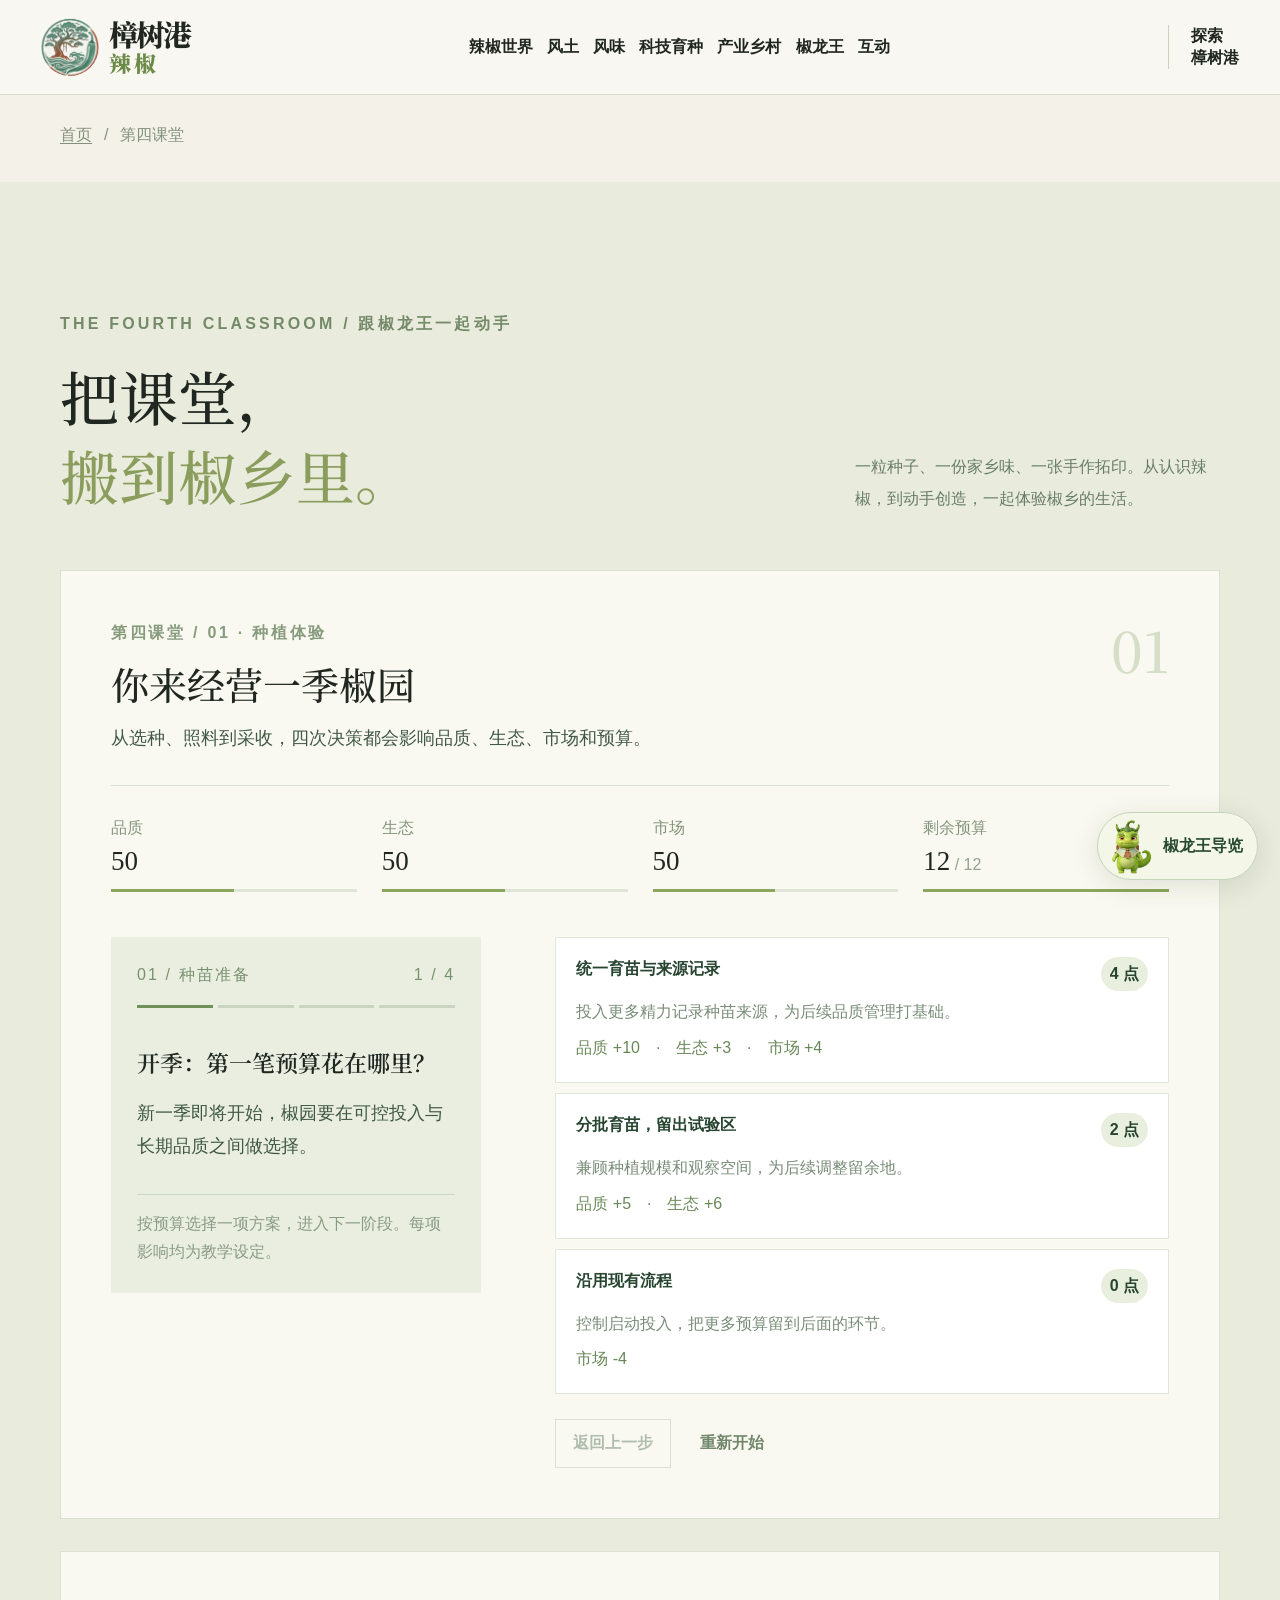
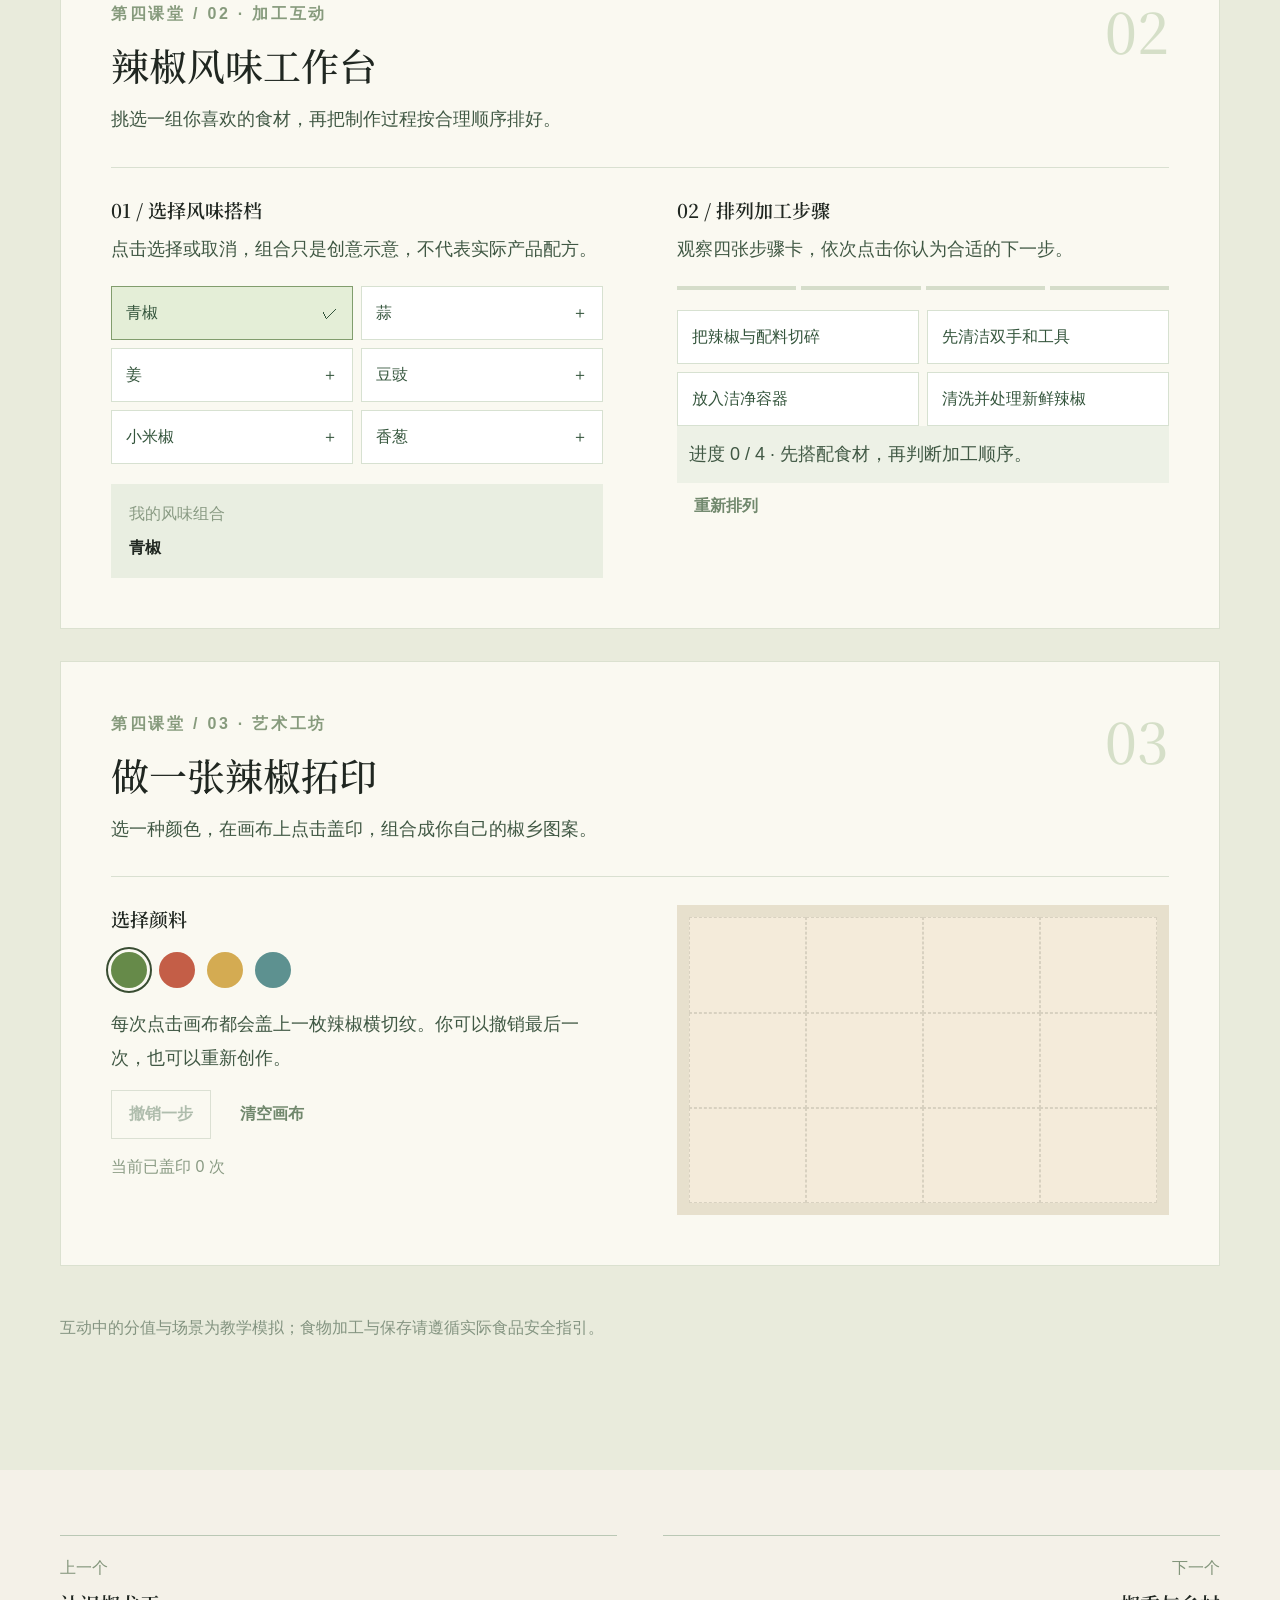
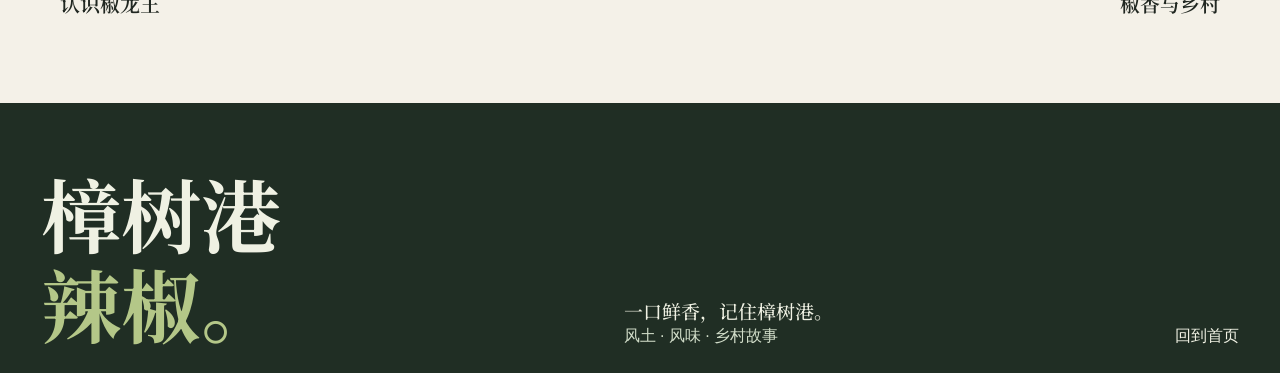
<file: experience.html>
<!DOCTYPE html><html lang="zh-CN"><head><meta charSet="utf-8"/><meta name="viewport" content="width=device-width, initial-scale=1"/><link rel="preload" href="/brand-logo.jpg" as="image"/><link rel="preload" as="image" href="/jiaolong-guide.png"/><link rel="stylesheet" href="/_next/static/chunks/03_590k8-8haw.css" data-precedence="next"/><link rel="preload" as="script" fetchPriority="low" href="/_next/static/chunks/2ua_85s1ldl8b.js"/><script src="/_next/static/chunks/11np77edd8ngr.js" async=""></script><script src="/_next/static/chunks/339w3n-pdzf7n.js" async=""></script><script src="/_next/static/chunks/turbopack-2rn9zxejf_00h.js" async=""></script><script src="/_next/static/chunks/3n0yj7zzhj4su.js" async=""></script><script src="/_next/static/chunks/031b001tdul1q.js" async=""></script><link rel="preload" href="/style.css?v=20261117a" as="style"/><link rel="preload" href="/redesign.css?v=20261117a" as="style"/><link rel="preload" href="/simulators.css?v=20261117a" as="style"/><link rel="preload" href="/pages.css?v=20261117a" as="style"/><link rel="preload" href="/editorial.css?v=20261117a" as="style"/><link rel="preload" href="/exhibits.css?v=20261117a" as="style"/><link rel="preload" href="/polish.css?v=20261117a" as="style"/><link rel="preload" href="/farm.js" as="script"/><title>樟树港辣椒 · 一口鲜香，记住樟树港</title><meta name="description" content="跟着椒龙王认识樟树港辣椒的风土、风味与乡村故事。"/><link rel="stylesheet" href="/style.css?v=20261117a"/><link rel="stylesheet" href="/redesign.css?v=20261117a"/><link rel="stylesheet" href="/simulators.css?v=20261117a"/><link rel="stylesheet" href="/pages.css?v=20261117a"/><link rel="stylesheet" href="/editorial.css?v=20261117a"/><link rel="stylesheet" href="/exhibits.css?v=20261117a"/><link rel="stylesheet" href="/polish.css?v=20261117a"/><script src="/_next/static/chunks/0cz1d0mv5g_q7.js" noModule=""></script></head><body><div hidden=""><!--$--><!--/$--></div><header class="ed-header"><a href="/" class="ed-wordmark" aria-label="樟树港辣椒首页"><span class="brand-mark" aria-hidden="true"><img src="/brand-logo.jpg" alt=""/></span><span class="brand-word"><span>樟树港</span><b>辣椒</b></span></a><nav class="ed-nav" aria-label="主导航"><a href="/world.html">辣椒世界</a><a href="/origin.html">风土</a><a href="/flavour.html">风味</a><a href="/technology.html">科技育种</a><a href="/future.html">产业乡村</a><a href="/character.html">椒龙王</a><a href="/experience.html">互动</a></nav><details class="ed-mobile-menu"><summary>菜单 <span>＋</span></summary><nav aria-label="手机端导航"><a href="/">首页</a><a href="/world.html">辣椒世界<!-- --> </a><a href="/origin.html">风土<!-- --> </a><a href="/flavour.html">风味<!-- --> </a><a href="/technology.html">科技育种<!-- --> </a><a href="/future.html">产业乡村<!-- --> </a><a href="/character.html">椒龙王<!-- --> </a><a href="/experience.html">互动<!-- --> </a></nav></details><a class="ed-right" href="/experience.html">探索<br/>樟树港 </a></header><main class="module-page"><div class="breadcrumbs wrap"><a href="/">首页</a><span>/</span><span>第四课堂</span></div><section id="experience" class="experience"><div class="wrap"><div class="experience-head"><div><span class="section-no">THE FOURTH CLASSROOM / 跟椒龙王一起动手</span><h1>把课堂，<br/><em>搬到椒乡里。</em></h1></div><p>一粒种子、一份家乡味、一张手作拓印。从认识辣椒，到动手创造，一起体验椒乡的生活。</p></div><article id="farm" class="simulator farm-simulator"><div class="sim-head"><div><span class="sim-kicker">第四课堂 / 01 · 种植体验</span><h3>你来经营一季椒园</h3><p>从选种、照料到采收，四次决策都会影响品质、生态、市场和预算。</p></div><span class="sim-number">01</span></div><div id="farm-app" aria-live="polite"></div></article><article class="simulator craft-simulator" id="workshop-lab"><div class="sim-head"><div><span class="sim-kicker">第四课堂 / 02 · 加工互动</span><h3>辣椒风味工作台</h3><p>挑选一组你喜欢的食材，再把制作过程按合理顺序排好。</p></div><span class="sim-number">02</span></div><div class="craft-layout"><div><h4>01 / 选择风味搭档</h4><p>点击选择或取消，组合只是创意示意，不代表实际产品配方。</p><div class="ingredient-grid"><button type="button" class="chosen" aria-pressed="true">青椒<span>✓</span></button><button type="button" class="" aria-pressed="false">蒜<span>＋</span></button><button type="button" class="" aria-pressed="false">姜<span>＋</span></button><button type="button" class="" aria-pressed="false">豆豉<span>＋</span></button><button type="button" class="" aria-pressed="false">小米椒<span>＋</span></button><button type="button" class="" aria-pressed="false">香葱<span>＋</span></button></div><div class="recipe-result"><small>我的风味组合</small><strong>青椒</strong></div></div><div><h4>02 / 排列加工步骤</h4><p>观察四张步骤卡，依次点击你认为合适的下一步。</p><div class="step-progress"><i class=""></i><i class=""></i><i class=""></i><i class=""></i></div><div class="step-grid"><button>把辣椒与配料切碎</button><button>先清洁双手和工具</button><button>放入洁净容器</button><button>清洗并处理新鲜辣椒</button></div><p class="craft-feedback" role="status">进度 0 / 4 · <!-- -->先搭配食材，再判断加工顺序。</p><button class="sim-link">重新排列 </button></div></div></article><article class="simulator print-simulator" id="print-lab"><div class="sim-head"><div><span class="sim-kicker">第四课堂 / 03 · 艺术工坊</span><h3>做一张辣椒拓印</h3><p>选一种颜色，在画布上点击盖印，组合成你自己的椒乡图案。</p></div><span class="sim-number">03</span></div><div class="print-layout"><div class="print-tools"><h4>选择颜料</h4><div class="color-palette"><button class="chosen" aria-label="椒绿" aria-pressed="true" style="background:#668a49"></button><button class="" aria-label="辣椒红" aria-pressed="false" style="background:#c45e47"></button><button class="" aria-label="稻穗黄" aria-pressed="false" style="background:#d4ab52"></button><button class="" aria-label="湖水蓝" aria-pressed="false" style="background:#5d9190"></button></div><p>每次点击画布都会盖上一枚辣椒横切纹。你可以撤销最后一次，也可以重新创作。</p><div class="sim-buttons"><button class="sim-secondary" disabled="">撤销一步</button><button class="sim-link" disabled="">清空画布</button></div><small>当前已盖印 <!-- -->0<!-- --> 次</small></div><div class="print-paper" aria-label="辣椒拓印画布"><button aria-label="画布第 1 格，点击盖印"></button><button aria-label="画布第 2 格，点击盖印"></button><button aria-label="画布第 3 格，点击盖印"></button><button aria-label="画布第 4 格，点击盖印"></button><button aria-label="画布第 5 格，点击盖印"></button><button aria-label="画布第 6 格，点击盖印"></button><button aria-label="画布第 7 格，点击盖印"></button><button aria-label="画布第 8 格，点击盖印"></button><button aria-label="画布第 9 格，点击盖印"></button><button aria-label="画布第 10 格，点击盖印"></button><button aria-label="画布第 11 格，点击盖印"></button><button aria-label="画布第 12 格，点击盖印"></button></div></div></article><p class="experience-note">互动中的分值与场景为教学模拟；食物加工与保存请遵循实际食品安全指引。</p></div></section><div class="module-bottom wrap"><a href="/character.html"><small> 上一个</small><strong>认识椒龙王</strong></a><a href="/future.html"><small>下一个 </small><strong>椒香与乡村</strong></a></div></main><!--$--><!--/$--><aside class="pepper-guide" aria-label="椒龙王导览"><button type="button" class="guide-toggle" aria-expanded="false" aria-controls="guide-panel"><img src="/jiaolong-guide.png" alt=""/><span>椒龙王导览</span></button></aside><footer class="ed-footer"><div class="ed-footer-top"><div class="ed-footer-brand">樟树港<br/><span>辣椒。</span></div><div><p>一口鲜香，记住樟树港。</p><span>风土 · 风味 · 乡村故事</span></div><a href="/">回到首页 </a></div></footer><script src="/_next/static/chunks/2ua_85s1ldl8b.js" id="_R_" async=""></script><script>(self.__next_f=self.__next_f||[]).push([0])</script><script>self.__next_f.push([1,"1:\"$Sreact.fragment\"\n2:I[20818,[\"/_next/static/chunks/3n0yj7zzhj4su.js\"],\"default\"]\n3:I[83566,[\"/_next/static/chunks/3n0yj7zzhj4su.js\"],\"default\"]\n4:I[3867,[\"/_next/static/chunks/3n0yj7zzhj4su.js\"],\"PepperGuide\"]\na:I[81585,[\"/_next/static/chunks/3n0yj7zzhj4su.js\"],\"default\",1]\n:HL[\"/_next/static/chunks/03_590k8-8haw.css\",\"style\"]\n:HL[\"/style.css?v=20261117a\",\"style\"]\n:HL[\"/redesign.css?v=20261117a\",\"style\"]\n:HL[\"/simulators.css?v=20261117a\",\"style\"]\n:HL[\"/pages.css?v=20261117a\",\"style\"]\n:HL[\"/editorial.css?v=20261117a\",\"style\"]\n:HL[\"/exhibits.css?v=20261117a\",\"style\"]\n:HL[\"/polish.css?v=20261117a\",\"style\"]\n:HL[\"/brand-logo.jpg\",\"image\"]\n8:X\n0:{\"P\":null,\"c\":[\"\",\"experience\"],\"q\":\"\",\"i\":false,\"f\":[[[\"\",{\"children\":[\"experience\",{\"children\":[\"__PAGE__\",{},\"$undefined\",\"$undefined\",4608]},\"$undefined\",\"$undefined\",4608]},\"$undefined\",\"$undefined\",4624],[[\"$\",\"$1\",\"c\",{\"children\":[[[\"$\",\"link\",\"0\",{\"rel\":\"stylesheet\",\"href\":\"/_next/static/chunks/03_590k8-8haw.css\",\"precedence\":\"next\",\"crossOrigin\":\"$undefined\",\"nonce\":\"$undefined\"}],[\"$\",\"script\",\"script-0\",{\"src\":\"/_next/static/chunks/3n0yj7zzhj4su.js\",\"async\":true,\"nonce\":\"$undefined\"}]],[\"$\",\"html\",null,{\"lang\":\"zh-CN\",\"children\":[[\"$\",\"head\",null,{\"children\":[[\"$\",\"link\",null,{\"rel\":\"stylesheet\",\"href\":\"/style.css?v=20261117a\"}],[\"$\",\"link\",null,{\"rel\":\"stylesheet\",\"href\":\"/redesign.css?v=20261117a\"}],[\"$\",\"link\",null,{\"rel\":\"stylesheet\",\"href\":\"/simulators.css?v=20261117a\"}],[\"$\",\"link\",null,{\"rel\":\"stylesheet\",\"href\":\"/pages.css?v=20261117a\"}],[\"$\",\"link\",null,{\"rel\":\"stylesheet\",\"href\":\"/editorial.css?v=20261117a\"}],[\"$\",\"link\",null,{\"rel\":\"stylesheet\",\"href\":\"/exhibits.css?v=20261117a\"}],[\"$\",\"link\",null,{\"rel\":\"stylesheet\",\"href\":\"/polish.css?v=20261117a\"}]]}],[\"$\",\"body\",null,{\"children\":[[\"$\",\"header\",null,{\"className\":\"ed-header\",\"children\":[[\"$\",\"a\",null,{\"href\":\"/\",\"className\":\"ed-wordmark\",\"aria-label\":\"樟树港辣椒首页\",\"children\":[[\"$\",\"span\",null,{\"className\":\"brand-mark\",\"aria-hidden\":\"true\",\"children\":[\"$\",\"img\",null,{\"src\":\"/brand-logo.jpg\",\"alt\":\"\"}]}],[\"$\",\"span\",null,{\"className\":\"brand-word\",\"children\":[[\"$\",\"span\",null,{\"children\":\"樟树港\"}],[\"$\",\"b\",null,{\"children\":\"辣椒\"}]]}]]}],[\"$\",\"nav\",null,{\"className\":\"ed-nav\",\"aria-label\":\"主导航\",\"children\":[[\"$\",\"a\",\"/world.html\",{\"href\":\"/world.html\",\"children\":\"辣椒世界\"}],[\"$\",\"a\",\"/origin.html\",{\"href\":\"/origin.html\",\"children\":\"风土\"}],[\"$\",\"a\",\"/flavour.html\",{\"href\":\"/flavour.html\",\"children\":\"风味\"}],[\"$\",\"a\",\"/technology.html\",{\"href\":\"/technology.html\",\"children\":\"科技育种\"}],[\"$\",\"a\",\"/future.html\",{\"href\":\"/future.html\",\"children\":\"产业乡村\"}],[\"$\",\"a\",\"/character.html\",{\"href\":\"/character.html\",\"children\":\"椒龙王\"}],[\"$\",\"a\",\"/experience.html\",{\"href\":\"/experience.html\",\"children\":\"互动\"}]]}],[\"$\",\"details\",null,{\"className\":\"ed-mobile-menu\",\"children\":[[\"$\",\"summary\",null,{\"children\":[\"菜单 \",[\"$\",\"span\",null,{\"children\":\"＋\"}]]}],[\"$\",\"nav\",null,{\"aria-label\":\"手机端导航\",\"children\":[[\"$\",\"a\",null,{\"href\":\"/\",\"children\":\"首页\"}],[[\"$\",\"a\",\"/world.html\",{\"href\":\"/world.html\",\"children\":[\"辣椒世界\",\" \"]}],[\"$\",\"a\",\"/origin.html\",{\"href\":\"/origin.html\",\"children\":[\"风土\",\" \"]}],[\"$\",\"a\",\"/flavour.html\",{\"href\":\"/flavour.html\",\"children\":[\"风味\",\" \"]}],[\"$\",\"a\",\"/technology.html\",{\"href\":\"/technology.html\",\"children\":[\"科技育种\",\" \"]}],[\"$\",\"a\",\"/future.html\",{\"href\":\"/future.html\",\"children\":[\"产业乡村\",\" \"]}],[\"$\",\"a\",\"/character.html\",{\"href\":\"/character.html\",\"children\":[\"椒龙王\",\" \"]}],[\"$\",\"a\",\"/experience.html\",{\"href\":\"/experience.html\",\"children\":[\"互动\",\" \"]}]]]}]]}],[\"$\",\"a\",null,{\"className\":\"ed-right\",\"href\":\"/experience.html\",\"children\":[\"探索\",[\"$\",\"br\",null,{}],\"樟树港 \"]}]]}],[\"$\",\"$L2\",null,{\"parallelRouterKey\":\"children\",\"error\":\"$undefined\",\"errorStyles\":\"$undefined\",\"errorScripts\":\"$undefined\",\"template\":[\"$\",\"$L3\",null,{}],\"templateStyles\":\"$undefined\",\"templateScripts\":\"$undefined\",\"notFound\":[[[\"$\",\"title\",null,{\"children\":\"404: This page could not be found.\"}],[\"$\",\"div\",null,{\"style\":{\"fontFamily\":\"system-ui,\\\"Segoe UI\\\",Roboto,Helvetica,Arial,sans-serif,\\\"Apple Color Emoji\\\",\\\"Segoe UI Emoji\\\"\",\"height\":\"100vh\",\"textAlign\":\"center\",\"display\":\"flex\",\"flexDirection\":\"column\",\"alignItems\":\"center\",\"justifyContent\":\"center\"},\"children\":[\"$\",\"div\",null,{\"children\":[[\"$\",\"style\",null,{\"dangerouslySetInnerHTML\":{\"__html\":\"body{color:#000;background:#fff;margin:0}.next-error-h1{border-right:1px solid rgba(0,0,0,.3)}@media (prefers-color-scheme:dark){body{color:#fff;background:#000}.next-error-h1{border-right:1px solid rgba(255,255,255,.3)}}\"}}],[\"$\",\"h1\",null,{\"className\":\"next-error-h1\",\"style\":{\"display\":\"inline-block\",\"margin\":\"0 20px 0 0\",\"padding\":\"0 23px 0 0\",\"fontSize\":24,\"fontWeight\":500,\"verticalAlign\":\"top\",\"lineHeight\":\"49px\"},\"children\":404}],[\"$\",\"div\",null,{\"style\":{\"display\":\"inline-block\"},\"children\":[\"$\",\"h2\",null,{\"style\":{\"fontSize\":14,\"fontWeight\":400,\"lineHeight\":\"49px\",\"margin\":0},\"children\":\"This page could not be found.\"}]}]]}]}]],[]],\"forbidden\":\"$undefined\",\"unauthorized\":\"$undefined\"}],[\"$\",\"$L4\",null,{}],[\"$\",\"footer\",null,{\"className\":\"ed-footer\",\"children\":[\"$\",\"div\",null,{\"className\":\"ed-footer-top\",\"children\":[[\"$\",\"div\",null,{\"className\":\"ed-footer-brand\",\"children\":[\"樟树港\",[\"$\",\"br\",null,{}],[\"$\",\"span\",null,{\"children\":\"辣椒。\"}]]}],[\"$\",\"div\",null,{\"children\":[[\"$\",\"p\",null,{\"children\":\"一口鲜香，记住樟树港。\"}],[\"$\",\"span\",null,{\"children\":\"风土 · 风味 · 乡村故事\"}]]}],[\"$\",\"a\",null,{\"href\":\"/\",\"children\":\"回到首页 \"}]]}]}]]}]]}]]}],{\"children\":[[\"$\",\"$1\",\"c\",{\"children\":[null,[\"$\",\"$L2\",null,{\"parallelRouterKey\":\"children\",\"error\":\"$undefined\",\"errorStyles\":\"$undefined\",\"errorScripts\":\"$undefined\",\"template\":[\"$\",\"$L3\",null,{}],\"templateStyles\":\"$undefined\",\"templateScripts\":\"$undefined\",\"notFound\":\"$undefined\",\"forbidden\":\"$undefined\",\"unauthorized\":\"$undefined\"}]]}],{\"children\":[[\"$\",\"$1\",\"c\",{\"children\":[\"$L5\",[\"$L6\"],\"$L7\"]}],{},null,false,null]},null,false,\"$8\"]},null,false,null],\"$L9\",false]],\"m\":\"$undefined\",\"G\":[\"$a\",[\"$Lb\"]],\"S\":true,\"h\":null,\"r\":\"$undefined\",\"s\":\"$undefined\",\"a\":\"$undefined\",\"l\":\"$undefined\",\"p\":\"$undefined\",\"d\":\"$undefined\",\"b\":\"IbnwbFf4PKa3Nwp7CaNJi\"}\nc:I[3860,[\"/_next/static/chunks/3n0yj7zzhj4su.js\",\"/_next/static/chunks/031b001tdul1q.js\"],\"WorkshopGames\"]\nd:I[53632,[\"/_next/static/chunks/3n0yj7zzhj4su.js\",\"/_next/static/chunks/031b001tdul1q.js\"],\"\"]\ne:I[63521,[\"/_next/static/chunks/3n0yj7zzhj4su.js\"],\"OutletBoundary\"]\nf:\"$Sreact.suspense\"\n11:I[63521,[\"/_next/static/chunks/3n0yj7zzhj4su.js\"],\"ViewportBoundary\"]\n13:I[63521,[\"/_next/static/chunks/3n0yj7zzhj4su.js\"],\"MetadataBoundary\"]\n5:[\"$\",\"main\",null,{\"className\":\"module-page\",\"children\":[[\"$\",\"div\",null,{\"className\":\"breadcrumbs wrap\",\"children\":[[\"$\",\"a\",null,{\"href\":\"/\",\"children\":\"首页\"}],[\"$\",\"span\",null,{\"children\":\"/\"}],[\"$\",\"span\",null,{\"children\":\"第四课堂\"}]]}],[\"$\",\"section\",null,{\"id\":\"experience\",\"className\":\"experience\",\"children\":[\"$\",\"div\",null,{\"className\":\"wrap\",\"children\":[[\"$\",\"div\",null,{\"className\":\"experience-head\",\"children\":[[\"$\",\"div\",null,{\"children\":[[\"$\",\"span\",null,{\"className\":\"section-no\",\"children\":\"THE FOURTH CLASSROOM / 跟椒龙王一起动手\"}],[\"$\",\"h1\",null,{\"children\":[\"把课堂，\",[\"$\",\"br\",null,{}],[\"$\",\"em\",null,{\"children\":\"搬到椒乡里。\"}]]}]]}],[\"$\",\"p\",null,{\"children\":\"一粒种子、一份家乡味、一张手作拓印。从认识辣椒，到动手创造，一起体验椒乡的生活。\"}]]}],[\"$\",\"article\",null,{\"id\":\"farm\",\"className\":\"simulator farm-simulator\",\"children\":[[\"$\",\"div\",null,{\"className\":\"sim-head\",\"children\":[[\"$\",\"div\",null,{\"children\":[[\"$\",\"span\",null,{\"className\":\"sim-kicker\",\"children\":\"第四课堂 / 01 · 种植体验\"}],[\"$\",\"h3\",null,{\"children\":\"你来经营一季椒园\"}],[\"$\",\"p\",null,{\"children\":\"从选种、照料到采收，四次决策都会影响品质、生态、市场和预算。\"}]]}],[\"$\",\"span\",null,{\"className\":\"sim-number\",\"children\":\"01\"}]]}],[\"$\",\"div\",null,{\"id\":\"farm-app\",\"aria-live\":\"polite\"}]]}],[\"$\",\"$Lc\",null,{}],[\"$\",\"p\",null,{\"className\":\"experience-note\",\"children\":\"互动中的分值与场景为教学模拟；食物加工与保存请遵循实际食品安全指引。\"}]]}]}],[\"$\",\"div\",null,{\"className\":\"module-bottom wrap\",\"children\":[[\"$\",\"a\",null,{\"href\":\"/character.html\",\"children\":[[\"$\",\"small\",null,{\"children\":\" 上一个\"}],[\"$\",\"strong\",null,{\"children\":\"认识椒龙王\"}]]}],[\"$\",\"a\",null,{\"href\":\"/future.html\",\"children\":[[\"$\",\"small\",null,{\"children\":\"下一个 \"}],[\"$\",\"strong\",null,{\"children\":\"椒香与乡村\"}]]}]]}],[\"$\",\"$Ld\",null,{\"src\":\"/farm.js\",\"strategy\":\"afterInteractive\"}]]}]\n6:[\"$\",\"script\",\"script-0\",{\"src\":\"/_next/static/chunks/031b001tdul1q.js\",\"async\":true,\"nonce\":\"$undefined\"}]\n7:[\"$\",\"$Le\",null,{\"children\":[\"$\",\"$f\",null,{\"name\":\"Next.MetadataOutlet\",\"children\":\"$@10\"}]}]\n9:[\"$\",\"$1\",\"h\",{\"children\":[null,[\"$\",\"$L11\",null,{\"children\":\"$L12\"}],[\"$\",\"div\",null,{\"hidden\":true,\"children\":[\"$\",\"$L13\",null,{\"children\":[\"$\",\"$f\",null,{\"name\":\"Next.Metadata\",\"children\":\"$L14\"}]}]}],null]}]\nb:[\"$\",\"link\",\"0\",{\"rel\":\"stylesheet\",\"href\":\"/_next/static/chunks/03_590k8-8haw.css\",\"precedence\":\"next\",\"crossOrigin\":\"$undefined\",\"nonce\":\"$undefined\"}]\n8:C\n12:[[\"$\",\"meta\",\"0\",{\"charSet\":\"utf-8\"}],[\"$\",\"meta\",\"1\",{\"name\":\"viewport\",\"content\":\"width=device-width, initial-scale=1\"}]]\n10:null\n14:[[\"$\",\"title\",\"0\",{\"children\":\"樟树港辣椒 · 一口鲜香，记住樟树港\"}],[\"$\",\"meta\",\"1\",{\"name\":\"description\",\"content\":\"跟着椒龙王认识樟树港辣椒的风土、风味与乡村故事。\"}]]\n"])</script></body></html>
</file>
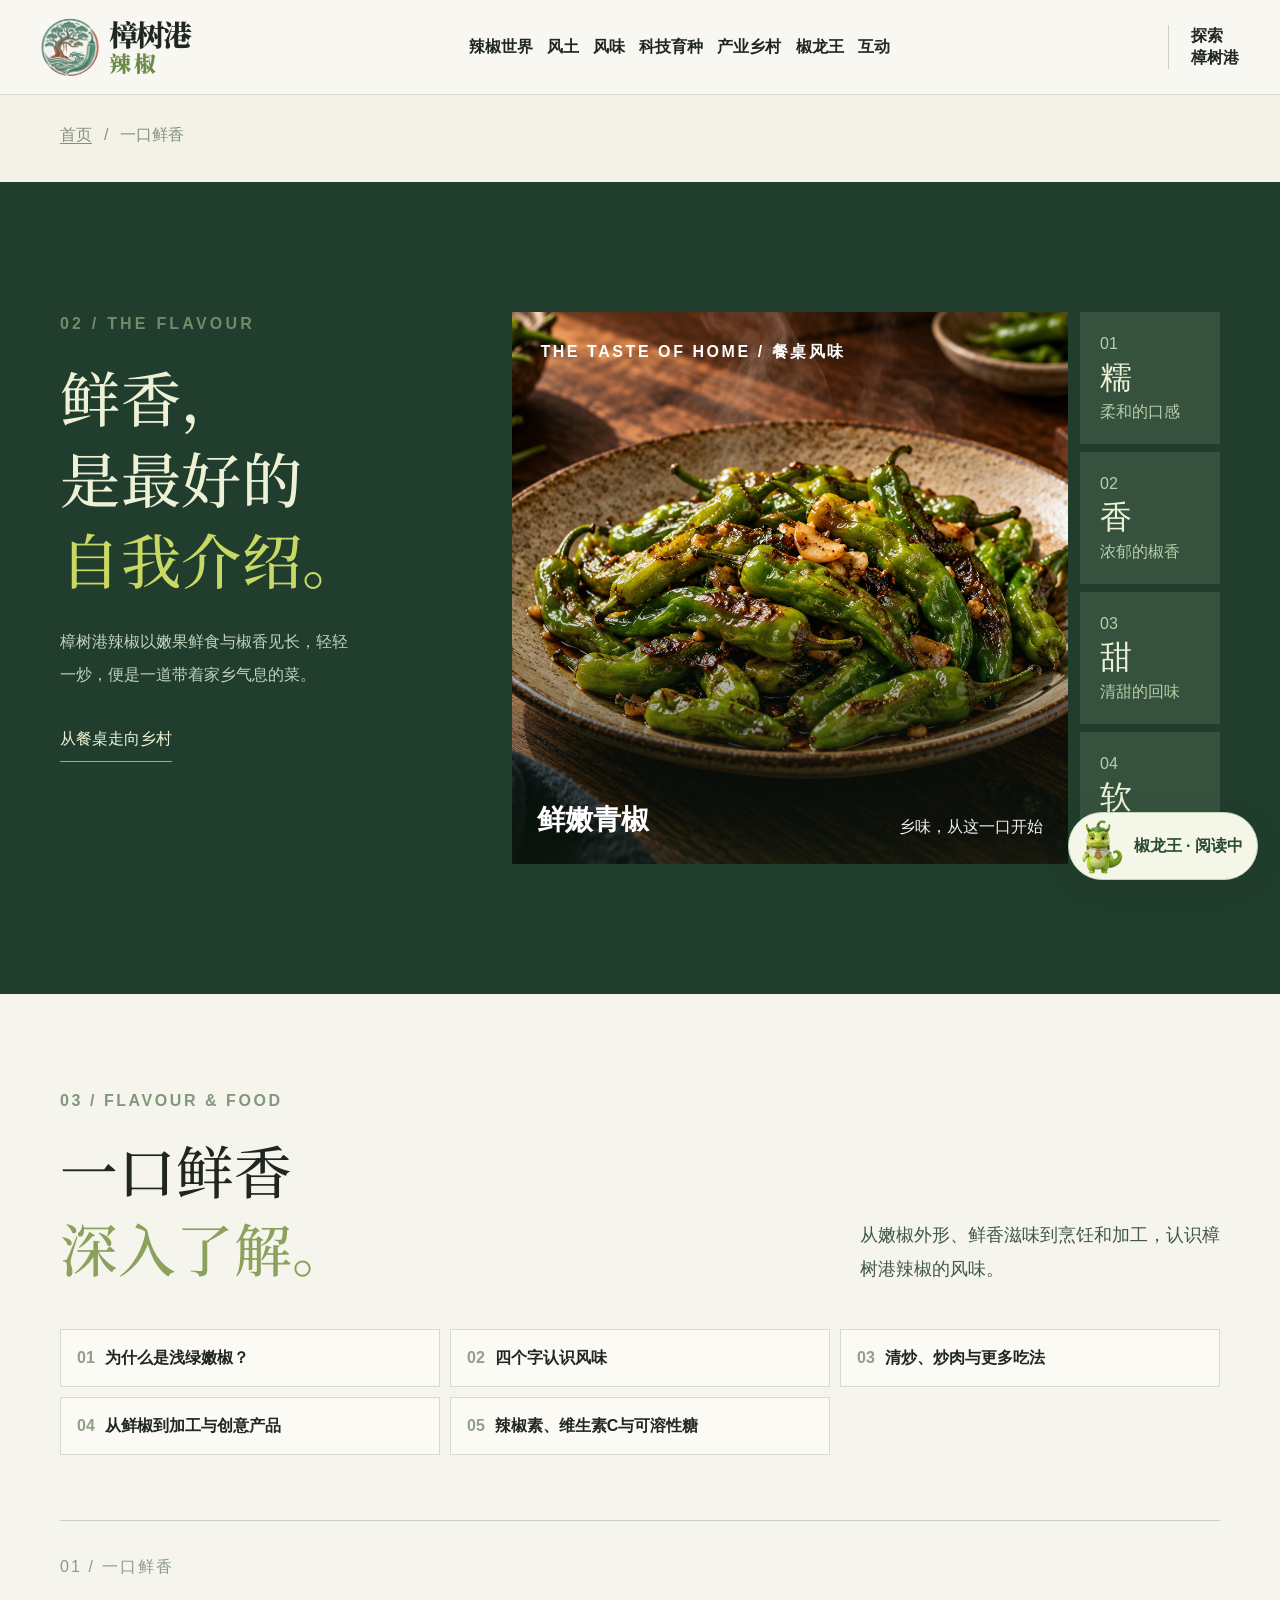
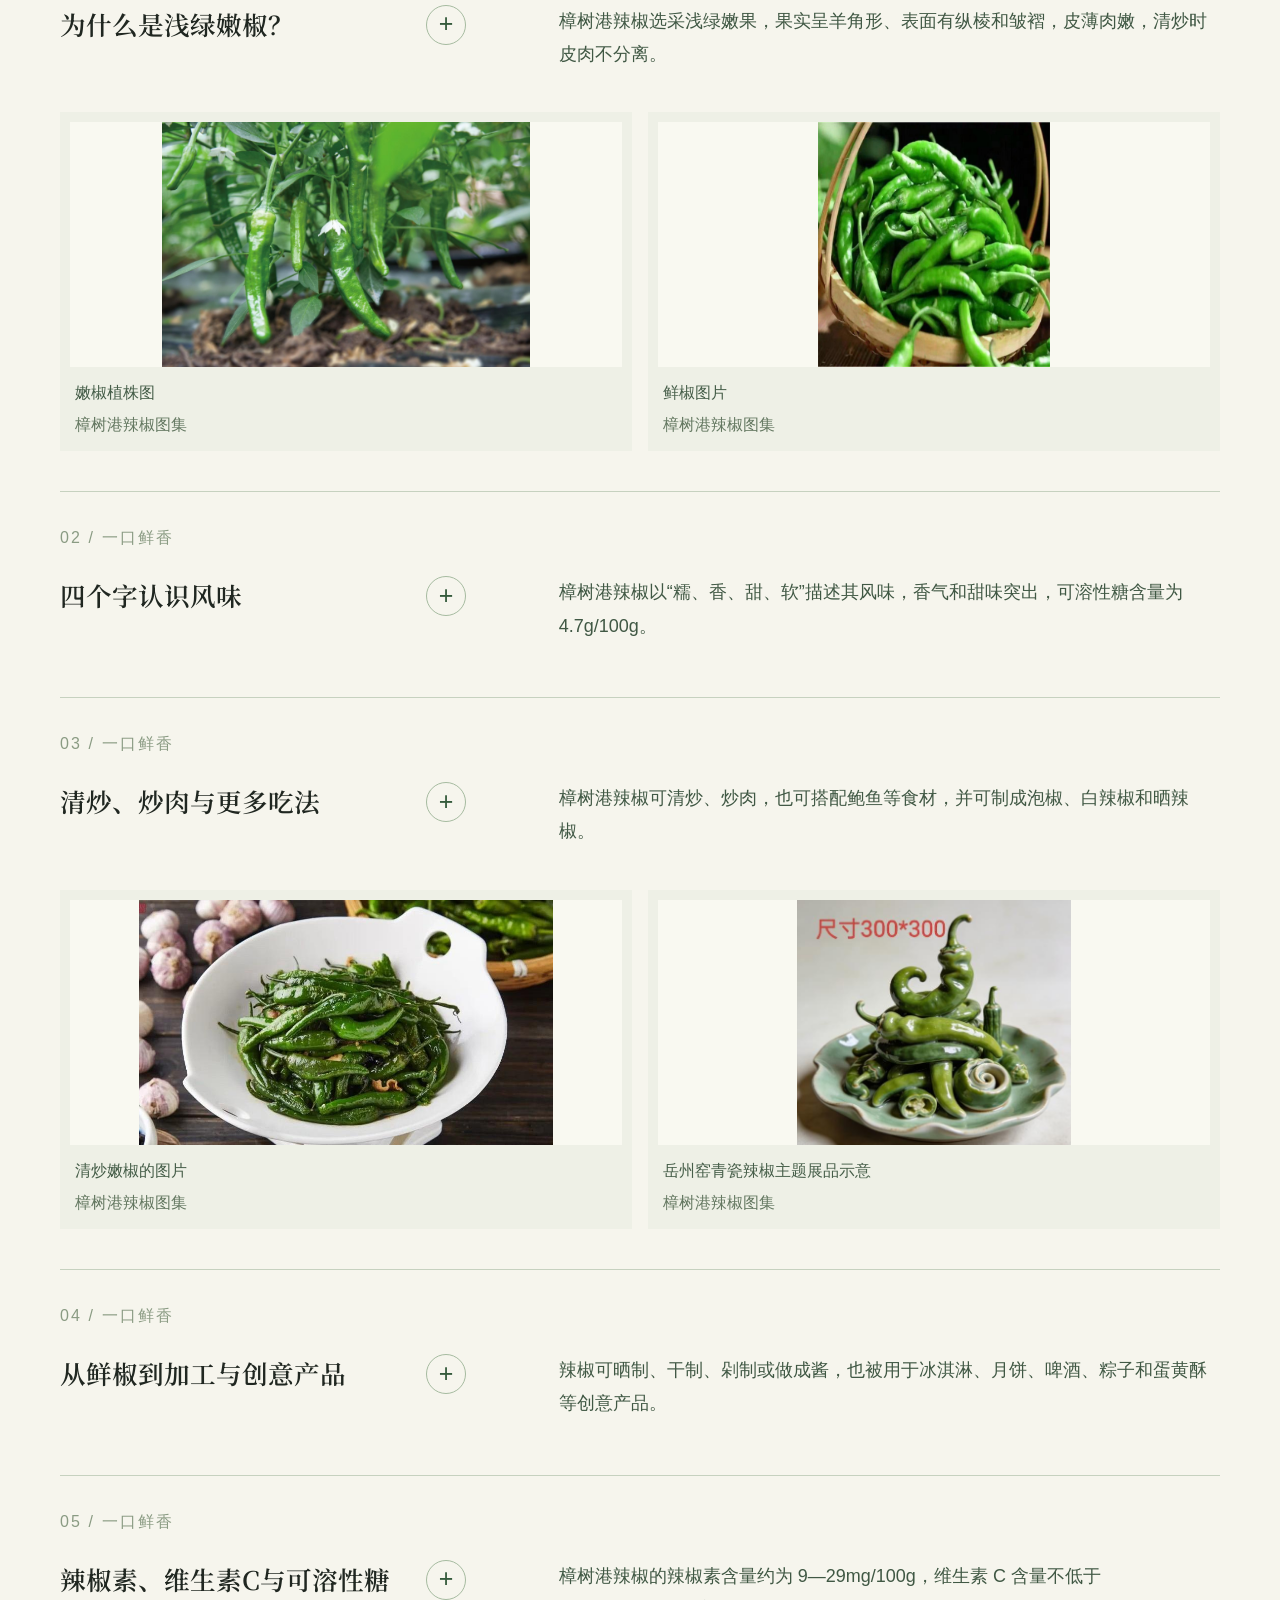
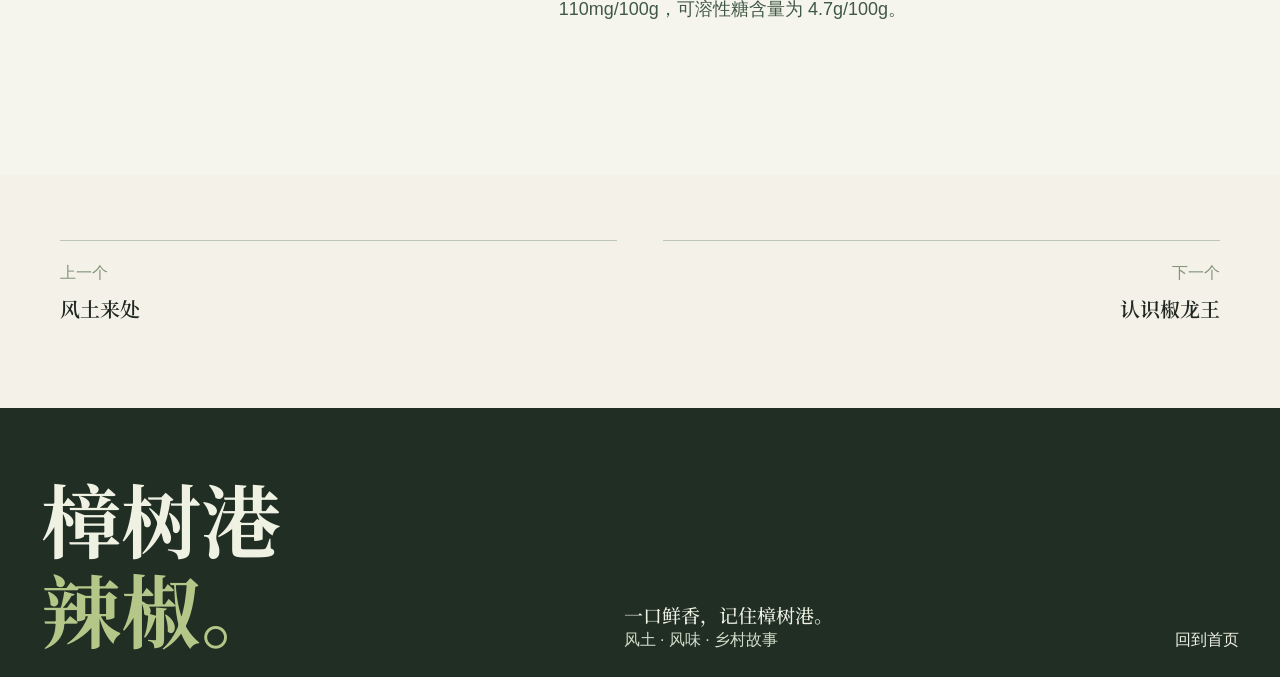
<file: flavour.html>
<!DOCTYPE html><html lang="zh-CN"><head><meta charSet="utf-8"/><meta name="viewport" content="width=device-width, initial-scale=1"/><link rel="preload" href="/brand-logo.jpg" as="image"/><link rel="preload" as="image" href="/jiaolong-guide.png"/><link rel="stylesheet" href="/_next/static/chunks/03_590k8-8haw.css" data-precedence="next"/><link rel="preload" as="script" fetchPriority="low" href="/_next/static/chunks/2ua_85s1ldl8b.js"/><script src="/_next/static/chunks/11np77edd8ngr.js" async=""></script><script src="/_next/static/chunks/339w3n-pdzf7n.js" async=""></script><script src="/_next/static/chunks/turbopack-2rn9zxejf_00h.js" async=""></script><script src="/_next/static/chunks/3n0yj7zzhj4su.js" async=""></script><script src="/_next/static/chunks/1hnz0c87lwd_p.js" async=""></script><link rel="preload" href="/style.css?v=20261117a" as="style"/><link rel="preload" href="/redesign.css?v=20261117a" as="style"/><link rel="preload" href="/simulators.css?v=20261117a" as="style"/><link rel="preload" href="/pages.css?v=20261117a" as="style"/><link rel="preload" href="/editorial.css?v=20261117a" as="style"/><link rel="preload" href="/exhibits.css?v=20261117a" as="style"/><link rel="preload" href="/polish.css?v=20261117a" as="style"/><title>樟树港辣椒 · 一口鲜香，记住樟树港</title><meta name="description" content="跟着椒龙王认识樟树港辣椒的风土、风味与乡村故事。"/><link rel="stylesheet" href="/style.css?v=20261117a"/><link rel="stylesheet" href="/redesign.css?v=20261117a"/><link rel="stylesheet" href="/simulators.css?v=20261117a"/><link rel="stylesheet" href="/pages.css?v=20261117a"/><link rel="stylesheet" href="/editorial.css?v=20261117a"/><link rel="stylesheet" href="/exhibits.css?v=20261117a"/><link rel="stylesheet" href="/polish.css?v=20261117a"/><script src="/_next/static/chunks/0cz1d0mv5g_q7.js" noModule=""></script></head><body><div hidden=""><!--$--><!--/$--></div><header class="ed-header"><a href="/" class="ed-wordmark" aria-label="樟树港辣椒首页"><span class="brand-mark" aria-hidden="true"><img src="/brand-logo.jpg" alt=""/></span><span class="brand-word"><span>樟树港</span><b>辣椒</b></span></a><nav class="ed-nav" aria-label="主导航"><a href="/world.html">辣椒世界</a><a href="/origin.html">风土</a><a href="/flavour.html">风味</a><a href="/technology.html">科技育种</a><a href="/future.html">产业乡村</a><a href="/character.html">椒龙王</a><a href="/experience.html">互动</a></nav><details class="ed-mobile-menu"><summary>菜单 <span>＋</span></summary><nav aria-label="手机端导航"><a href="/">首页</a><a href="/world.html">辣椒世界<!-- --> </a><a href="/origin.html">风土<!-- --> </a><a href="/flavour.html">风味<!-- --> </a><a href="/technology.html">科技育种<!-- --> </a><a href="/future.html">产业乡村<!-- --> </a><a href="/character.html">椒龙王<!-- --> </a><a href="/experience.html">互动<!-- --> </a></nav></details><a class="ed-right" href="/experience.html">探索<br/>樟树港 </a></header><main class="module-page module-flavour"><div class="breadcrumbs wrap"><a href="/">首页</a><span>/</span><span>一口鲜香</span></div><div><section id="flavour" class="flavour reveal"><div class="wrap flavour-grid"><div class="flavour-title"><span class="section-no light">02 / THE FLAVOUR</span><h2>鲜香，<br>是最好的<br><em>自我介绍。</em></h2><p>樟树港辣椒以嫩果鲜食与椒香见长，轻轻一炒，便是一道带着家乡气息的菜。</p><a href="/future.html" class="inline-link">从餐桌走向乡村 </a></div><div class="taste-cards"><div class="taste-main"><span>THE TASTE OF HOME / 餐桌风味</span><div class="taste-bottom"><strong>鲜嫩青椒</strong><span>乡味，从这一口开始 </span></div></div><div class="taste-side"><div><span>01</span><strong>糯</strong><small>柔和的口感</small></div><div><span>02</span><strong>香</strong><small>浓郁的椒香</small></div><div><span>03</span><strong>甜</strong><small>清甜的回味</small></div><div><span>04</span><strong>软</strong><small>鲜嫩的滋味</small></div></div></div></div></section>
</div><section class="exhibit-deep" id="deep"><div class="exhibit-wrap"><header class="exhibit-header"><div><span class="exhibit-kicker">03 / FLAVOUR &amp; FOOD</span><h2>一口鲜香<br/><em>深入了解。</em></h2></div><p>从嫩椒外形、鲜香滋味到烹饪和加工，认识樟树港辣椒的风味。</p></header><nav class="exhibit-index" aria-label="一口鲜香章节目录"><a href="#flavour-0"><small>01</small>为什么是浅绿嫩椒？</a><a href="#flavour-1"><small>02</small>四个字认识风味</a><a href="#flavour-2"><small>03</small>清炒、炒肉与更多吃法</a><a href="#flavour-3"><small>04</small>从鲜椒到加工与创意产品</a><a href="#flavour-4"><small>05</small>辣椒素、维生素C与可溶性糖</a></nav><div class="exhibit-articles"><article class="exhibit-article" id="flavour-0"><div class="exhibit-article-top"><span>01<!-- --> / <!-- -->一口鲜香</span></div><div class="exhibit-article-body"><div class="exhibit-title"><h3>为什么是浅绿嫩椒？</h3><button class="edition-toggle" type="button" aria-label="展开为什么是浅绿嫩椒？完整版" aria-expanded="false" aria-controls="flavour-0-reading"><span aria-hidden="true">+</span></button></div><div class="exhibit-reading" id="flavour-0-reading"><p>樟树港辣椒选采浅绿嫩果，果实呈羊角形、表面有纵棱和皱褶，皮薄肉嫩，清炒时皮肉不分离。</p></div></div><div class="pdf-figure-grid"><figure class="pdf-figure"><img src="/pdf-figures/p43_00.jpg" alt="嫩椒植株图" loading="lazy"/><figcaption><span>嫩椒植株图</span><span>樟树港辣椒图集</span></figcaption></figure><figure class="pdf-figure"><img src="/pdf-figures/p43_01.jpg" alt="鲜椒图片" loading="lazy"/><figcaption><span>鲜椒图片</span><span>樟树港辣椒图集</span></figcaption></figure></div></article><article class="exhibit-article" id="flavour-1"><div class="exhibit-article-top"><span>02<!-- --> / <!-- -->一口鲜香</span></div><div class="exhibit-article-body"><div class="exhibit-title"><h3>四个字认识风味</h3><button class="edition-toggle" type="button" aria-label="展开四个字认识风味完整版" aria-expanded="false" aria-controls="flavour-1-reading"><span aria-hidden="true">+</span></button></div><div class="exhibit-reading" id="flavour-1-reading"><p>樟树港辣椒以“糯、香、甜、软”描述其风味，香气和甜味突出，可溶性糖含量为 4.7g/100g。</p></div></div></article><article class="exhibit-article" id="flavour-2"><div class="exhibit-article-top"><span>03<!-- --> / <!-- -->一口鲜香</span></div><div class="exhibit-article-body"><div class="exhibit-title"><h3>清炒、炒肉与更多吃法</h3><button class="edition-toggle" type="button" aria-label="展开清炒、炒肉与更多吃法完整版" aria-expanded="false" aria-controls="flavour-2-reading"><span aria-hidden="true">+</span></button></div><div class="exhibit-reading" id="flavour-2-reading"><p>樟树港辣椒可清炒、炒肉，也可搭配鲍鱼等食材，并可制成泡椒、白辣椒和晒辣椒。</p></div></div><div class="pdf-figure-grid"><figure class="pdf-figure"><img src="/pdf-figures/p44_00.jpg" alt="清炒嫩椒的图片" loading="lazy"/><figcaption><span>清炒嫩椒的图片</span><span>樟树港辣椒图集</span></figcaption></figure><figure class="pdf-figure"><img src="/pdf-figures/p45_00.jpg" alt="岳州窑青瓷辣椒主题展品示意" loading="lazy"/><figcaption><span>岳州窑青瓷辣椒主题展品示意</span><span>樟树港辣椒图集</span></figcaption></figure></div></article><article class="exhibit-article" id="flavour-3"><div class="exhibit-article-top"><span>04<!-- --> / <!-- -->一口鲜香</span></div><div class="exhibit-article-body"><div class="exhibit-title"><h3>从鲜椒到加工与创意产品</h3><button class="edition-toggle" type="button" aria-label="展开从鲜椒到加工与创意产品完整版" aria-expanded="false" aria-controls="flavour-3-reading"><span aria-hidden="true">+</span></button></div><div class="exhibit-reading" id="flavour-3-reading"><p>辣椒可晒制、干制、剁制或做成酱，也被用于冰淇淋、月饼、啤酒、粽子和蛋黄酥等创意产品。</p></div></div></article><article class="exhibit-article" id="flavour-4"><div class="exhibit-article-top"><span>05<!-- --> / <!-- -->一口鲜香</span></div><div class="exhibit-article-body"><div class="exhibit-title"><h3>辣椒素、维生素C与可溶性糖</h3><button class="edition-toggle" type="button" aria-label="展开辣椒素、维生素C与可溶性糖完整版" aria-expanded="false" aria-controls="flavour-4-reading"><span aria-hidden="true">+</span></button></div><div class="exhibit-reading" id="flavour-4-reading"><p>樟树港辣椒的辣椒素含量约为 9—29mg/100g，维生素 C 含量不低于 110mg/100g，可溶性糖含量为 4.7g/100g。</p></div></div></article></div></div></section><div class="module-bottom wrap"><a href="/origin.html"><small> 上一个</small><strong>风土来处</strong></a><a href="/character.html"><small>下一个 </small><strong>认识椒龙王</strong></a></div></main><!--$--><!--/$--><aside class="pepper-guide" aria-label="椒龙王导览"><button type="button" class="guide-toggle" aria-expanded="false" aria-controls="guide-panel"><img src="/jiaolong-guide.png" alt=""/><span>椒龙王导览</span></button></aside><footer class="ed-footer"><div class="ed-footer-top"><div class="ed-footer-brand">樟树港<br/><span>辣椒。</span></div><div><p>一口鲜香，记住樟树港。</p><span>风土 · 风味 · 乡村故事</span></div><a href="/">回到首页 </a></div></footer><script src="/_next/static/chunks/2ua_85s1ldl8b.js" id="_R_" async=""></script><script>(self.__next_f=self.__next_f||[]).push([0])</script><script>self.__next_f.push([1,"1:\"$Sreact.fragment\"\n2:I[20818,[\"/_next/static/chunks/3n0yj7zzhj4su.js\"],\"default\"]\n3:I[83566,[\"/_next/static/chunks/3n0yj7zzhj4su.js\"],\"default\"]\n4:I[3867,[\"/_next/static/chunks/3n0yj7zzhj4su.js\"],\"PepperGuide\"]\na:I[81585,[\"/_next/static/chunks/3n0yj7zzhj4su.js\"],\"default\",1]\n:HL[\"/_next/static/chunks/03_590k8-8haw.css\",\"style\"]\n:HL[\"/style.css?v=20261117a\",\"style\"]\n:HL[\"/redesign.css?v=20261117a\",\"style\"]\n:HL[\"/simulators.css?v=20261117a\",\"style\"]\n:HL[\"/pages.css?v=20261117a\",\"style\"]\n:HL[\"/editorial.css?v=20261117a\",\"style\"]\n:HL[\"/exhibits.css?v=20261117a\",\"style\"]\n:HL[\"/polish.css?v=20261117a\",\"style\"]\n:HL[\"/brand-logo.jpg\",\"image\"]\n8:X\n0:{\"P\":null,\"c\":[\"\",\"flavour\"],\"q\":\"\",\"i\":false,\"f\":[[[\"\",{\"children\":[\"flavour\",{\"children\":[\"__PAGE__\",{},\"$undefined\",\"$undefined\",4608]},\"$undefined\",\"$undefined\",4608]},\"$undefined\",\"$undefined\",4624],[[\"$\",\"$1\",\"c\",{\"children\":[[[\"$\",\"link\",\"0\",{\"rel\":\"stylesheet\",\"href\":\"/_next/static/chunks/03_590k8-8haw.css\",\"precedence\":\"next\",\"crossOrigin\":\"$undefined\",\"nonce\":\"$undefined\"}],[\"$\",\"script\",\"script-0\",{\"src\":\"/_next/static/chunks/3n0yj7zzhj4su.js\",\"async\":true,\"nonce\":\"$undefined\"}]],[\"$\",\"html\",null,{\"lang\":\"zh-CN\",\"children\":[[\"$\",\"head\",null,{\"children\":[[\"$\",\"link\",null,{\"rel\":\"stylesheet\",\"href\":\"/style.css?v=20261117a\"}],[\"$\",\"link\",null,{\"rel\":\"stylesheet\",\"href\":\"/redesign.css?v=20261117a\"}],[\"$\",\"link\",null,{\"rel\":\"stylesheet\",\"href\":\"/simulators.css?v=20261117a\"}],[\"$\",\"link\",null,{\"rel\":\"stylesheet\",\"href\":\"/pages.css?v=20261117a\"}],[\"$\",\"link\",null,{\"rel\":\"stylesheet\",\"href\":\"/editorial.css?v=20261117a\"}],[\"$\",\"link\",null,{\"rel\":\"stylesheet\",\"href\":\"/exhibits.css?v=20261117a\"}],[\"$\",\"link\",null,{\"rel\":\"stylesheet\",\"href\":\"/polish.css?v=20261117a\"}]]}],[\"$\",\"body\",null,{\"children\":[[\"$\",\"header\",null,{\"className\":\"ed-header\",\"children\":[[\"$\",\"a\",null,{\"href\":\"/\",\"className\":\"ed-wordmark\",\"aria-label\":\"樟树港辣椒首页\",\"children\":[[\"$\",\"span\",null,{\"className\":\"brand-mark\",\"aria-hidden\":\"true\",\"children\":[\"$\",\"img\",null,{\"src\":\"/brand-logo.jpg\",\"alt\":\"\"}]}],[\"$\",\"span\",null,{\"className\":\"brand-word\",\"children\":[[\"$\",\"span\",null,{\"children\":\"樟树港\"}],[\"$\",\"b\",null,{\"children\":\"辣椒\"}]]}]]}],[\"$\",\"nav\",null,{\"className\":\"ed-nav\",\"aria-label\":\"主导航\",\"children\":[[\"$\",\"a\",\"/world.html\",{\"href\":\"/world.html\",\"children\":\"辣椒世界\"}],[\"$\",\"a\",\"/origin.html\",{\"href\":\"/origin.html\",\"children\":\"风土\"}],[\"$\",\"a\",\"/flavour.html\",{\"href\":\"/flavour.html\",\"children\":\"风味\"}],[\"$\",\"a\",\"/technology.html\",{\"href\":\"/technology.html\",\"children\":\"科技育种\"}],[\"$\",\"a\",\"/future.html\",{\"href\":\"/future.html\",\"children\":\"产业乡村\"}],[\"$\",\"a\",\"/character.html\",{\"href\":\"/character.html\",\"children\":\"椒龙王\"}],[\"$\",\"a\",\"/experience.html\",{\"href\":\"/experience.html\",\"children\":\"互动\"}]]}],[\"$\",\"details\",null,{\"className\":\"ed-mobile-menu\",\"children\":[[\"$\",\"summary\",null,{\"children\":[\"菜单 \",[\"$\",\"span\",null,{\"children\":\"＋\"}]]}],[\"$\",\"nav\",null,{\"aria-label\":\"手机端导航\",\"children\":[[\"$\",\"a\",null,{\"href\":\"/\",\"children\":\"首页\"}],[[\"$\",\"a\",\"/world.html\",{\"href\":\"/world.html\",\"children\":[\"辣椒世界\",\" \"]}],[\"$\",\"a\",\"/origin.html\",{\"href\":\"/origin.html\",\"children\":[\"风土\",\" \"]}],[\"$\",\"a\",\"/flavour.html\",{\"href\":\"/flavour.html\",\"children\":[\"风味\",\" \"]}],[\"$\",\"a\",\"/technology.html\",{\"href\":\"/technology.html\",\"children\":[\"科技育种\",\" \"]}],[\"$\",\"a\",\"/future.html\",{\"href\":\"/future.html\",\"children\":[\"产业乡村\",\" \"]}],[\"$\",\"a\",\"/character.html\",{\"href\":\"/character.html\",\"children\":[\"椒龙王\",\" \"]}],[\"$\",\"a\",\"/experience.html\",{\"href\":\"/experience.html\",\"children\":[\"互动\",\" \"]}]]]}]]}],[\"$\",\"a\",null,{\"className\":\"ed-right\",\"href\":\"/experience.html\",\"children\":[\"探索\",[\"$\",\"br\",null,{}],\"樟树港 \"]}]]}],[\"$\",\"$L2\",null,{\"parallelRouterKey\":\"children\",\"error\":\"$undefined\",\"errorStyles\":\"$undefined\",\"errorScripts\":\"$undefined\",\"template\":[\"$\",\"$L3\",null,{}],\"templateStyles\":\"$undefined\",\"templateScripts\":\"$undefined\",\"notFound\":[[[\"$\",\"title\",null,{\"children\":\"404: This page could not be found.\"}],[\"$\",\"div\",null,{\"style\":{\"fontFamily\":\"system-ui,\\\"Segoe UI\\\",Roboto,Helvetica,Arial,sans-serif,\\\"Apple Color Emoji\\\",\\\"Segoe UI Emoji\\\"\",\"height\":\"100vh\",\"textAlign\":\"center\",\"display\":\"flex\",\"flexDirection\":\"column\",\"alignItems\":\"center\",\"justifyContent\":\"center\"},\"children\":[\"$\",\"div\",null,{\"children\":[[\"$\",\"style\",null,{\"dangerouslySetInnerHTML\":{\"__html\":\"body{color:#000;background:#fff;margin:0}.next-error-h1{border-right:1px solid rgba(0,0,0,.3)}@media (prefers-color-scheme:dark){body{color:#fff;background:#000}.next-error-h1{border-right:1px solid rgba(255,255,255,.3)}}\"}}],[\"$\",\"h1\",null,{\"className\":\"next-error-h1\",\"style\":{\"display\":\"inline-block\",\"margin\":\"0 20px 0 0\",\"padding\":\"0 23px 0 0\",\"fontSize\":24,\"fontWeight\":500,\"verticalAlign\":\"top\",\"lineHeight\":\"49px\"},\"children\":404}],[\"$\",\"div\",null,{\"style\":{\"display\":\"inline-block\"},\"children\":[\"$\",\"h2\",null,{\"style\":{\"fontSize\":14,\"fontWeight\":400,\"lineHeight\":\"49px\",\"margin\":0},\"children\":\"This page could not be found.\"}]}]]}]}]],[]],\"forbidden\":\"$undefined\",\"unauthorized\":\"$undefined\"}],[\"$\",\"$L4\",null,{}],[\"$\",\"footer\",null,{\"className\":\"ed-footer\",\"children\":[\"$\",\"div\",null,{\"className\":\"ed-footer-top\",\"children\":[[\"$\",\"div\",null,{\"className\":\"ed-footer-brand\",\"children\":[\"樟树港\",[\"$\",\"br\",null,{}],[\"$\",\"span\",null,{\"children\":\"辣椒。\"}]]}],[\"$\",\"div\",null,{\"children\":[[\"$\",\"p\",null,{\"children\":\"一口鲜香，记住樟树港。\"}],[\"$\",\"span\",null,{\"children\":\"风土 · 风味 · 乡村故事\"}]]}],[\"$\",\"a\",null,{\"href\":\"/\",\"children\":\"回到首页 \"}]]}]}]]}]]}]]}],{\"children\":[[\"$\",\"$1\",\"c\",{\"children\":[null,[\"$\",\"$L2\",null,{\"parallelRouterKey\":\"children\",\"error\":\"$undefined\",\"errorStyles\":\"$undefined\",\"errorScripts\":\"$undefined\",\"template\":[\"$\",\"$L3\",null,{}],\"templateStyles\":\"$undefined\",\"templateScripts\":\"$undefined\",\"notFound\":\"$undefined\",\"forbidden\":\"$undefined\",\"unauthorized\":\"$undefined\"}]]}],{\"children\":[[\"$\",\"$1\",\"c\",{\"children\":[\"$L5\",[\"$L6\"],\"$L7\"]}],{},null,false,null]},null,false,\"$8\"]},null,false,null],\"$L9\",false]],\"m\":\"$undefined\",\"G\":[\"$a\",[\"$Lb\"]],\"S\":true,\"h\":null,\"r\":\"$undefined\",\"s\":\"$undefined\",\"a\":\"$undefined\",\"l\":\"$undefined\",\"p\":\"$undefined\",\"d\":\"$undefined\",\"b\":\"IbnwbFf4PKa3Nwp7CaNJi\"}\nc:I[46150,[\"/_next/static/chunks/3n0yj7zzhj4su.js\",\"/_next/static/chunks/1hnz0c87lwd_p.js\"],\"ExhibitDetails\"]\nd:I[63521,[\"/_next/static/chunks/3n0yj7zzhj4su.js\"],\"OutletBoundary\"]\ne:\"$Sreact.suspense\"\n10:I[63521,[\"/_next/static/chunks/3n0yj7zzhj4su.js\"],\"ViewportBoundary\"]\n12:I[63521,[\"/_next/static/chunks/3n0yj7zzhj4su.js\"],\"MetadataBoundary\"]\n5:[\"$\",\"main\",null,{\"className\":\"module-page module-flavour\",\"children\":[[\"$\",\"div\",null,{\"className\":\"breadcrumbs wrap\",\"children\":[[\"$\",\"a\",null,{\"href\":\"/\",\"children\":\"首页\"}],[\"$\",\"span\",null,{\"children\":\"/\"}],[\"$\",\"span\",null,{\"children\":\"一口鲜香\"}]]}],[\"$\",\"div\",null,{\"dangerouslySetInnerHTML\":{\"__html\":\"\u003csection id=\\\"flavour\\\" class=\\\"flavour reveal\\\"\u003e\u003cdiv class=\\\"wrap flavour-grid\\\"\u003e\u003cdiv class=\\\"flavour-title\\\"\u003e\u003cspan class=\\\"section-no light\\\"\u003e02 / THE FLAVOUR\u003c/span\u003e\u003ch2\u003e鲜香，\u003cbr\u003e是最好的\u003cbr\u003e\u003cem\u003e自我介绍。\u003c/em\u003e\u003c/h2\u003e\u003cp\u003e樟树港辣椒以嫩果鲜食与椒香见长，轻轻一炒，便是一道带着家乡气息的菜。\u003c/p\u003e\u003ca href=\\\"/future.html\\\" class=\\\"inline-link\\\"\u003e从餐桌走向乡村 \u003c/a\u003e\u003c/div\u003e\u003cdiv class=\\\"taste-cards\\\"\u003e\u003cdiv class=\\\"taste-main\\\"\u003e\u003cspan\u003eTHE TASTE OF HOME / 餐桌风味\u003c/span\u003e\u003cdiv class=\\\"taste-bottom\\\"\u003e\u003cstrong\u003e鲜嫩青椒\u003c/strong\u003e\u003cspan\u003e乡味，从这一口开始 \u003c/span\u003e\u003c/div\u003e\u003c/div\u003e\u003cdiv class=\\\"taste-side\\\"\u003e\u003cdiv\u003e\u003cspan\u003e01\u003c/span\u003e\u003cstrong\u003e糯\u003c/strong\u003e\u003csmall\u003e柔和的口感\u003c/small\u003e\u003c/div\u003e\u003cdiv\u003e\u003cspan\u003e02\u003c/span\u003e\u003cstrong\u003e香\u003c/strong\u003e\u003csmall\u003e浓郁的椒香\u003c/small\u003e\u003c/div\u003e\u003cdiv\u003e\u003cspan\u003e03\u003c/span\u003e\u003cstrong\u003e甜\u003c/strong\u003e\u003csmall\u003e清甜的回味\u003c/small\u003e\u003c/div\u003e\u003cdiv\u003e\u003cspan\u003e04\u003c/span\u003e\u003cstrong\u003e软\u003c/strong\u003e\u003csmall\u003e鲜嫩的滋味\u003c/small\u003e\u003c/div\u003e\u003c/div\u003e\u003c/div\u003e\u003c/div\u003e\u003c/section\u003e\\n\"}}],[\"$\",\"$Lc\",null,{\"id\":\"flavour\"}],[\"$\",\"div\",null,{\"className\":\"module-bottom wrap\",\"children\":[[\"$\",\"a\",null,{\"href\":\"/origin.html\",\"children\":[[\"$\",\"small\",null,{\"children\":\" 上一个\"}],[\"$\",\"strong\",null,{\"children\":\"风土来处\"}]]}],[\"$\",\"a\",null,{\"href\":\"/character.html\",\"children\":[[\"$\",\"small\",null,{\"children\":\"下一个 \"}],[\"$\",\"strong\",null,{\"children\":\"认识椒龙王\"}]]}]]}],false]}]\n6:[\"$\",\"script\",\"script-0\",{\"src\":\"/_next/static/chunks/1hnz0c87lwd_p.js\",\"async\":true,\"nonce\":\"$undefined\"}]\n7:[\"$\",\"$Ld\",null,{\"children\":[\"$\",\"$e\",null,{\"name\":\"Next.MetadataOutlet\",\"children\":\"$@f\"}]}]\n9:[\"$\",\"$1\",\"h\",{\"children\":[null,[\"$\",\"$L10\",null,{\"children\":\"$L11\"}],[\"$\",\"div\",null,{\"hidden\":true,\"children\":[\"$\",\"$L12\",null,{\"children\":[\"$\",\"$e\",null,{\"name\":\"Next.Metadata\",\"children\":\"$L13\"}]}]}],null]}]\nb:[\"$\",\"link\",\"0\",{\"rel\":\"stylesheet\",\"href\":\"/_next/static/chunks/03_590k8-8haw.css\",\"precedence\":\"next\",\"crossOrigin\":\"$undefined\",\"nonce\":\"$undefined\"}]\n8:C\n11:[[\"$\",\"meta\",\"0\",{\"charSet\":\"utf-8\"}],[\"$\",\"meta\",\"1\",{\"name\":\"viewport\",\"content\":\"width=device-width, initial-scale=1\"}]]\nf:null\n13:[[\"$\",\"title\",\"0\",{\"children\":\"樟树港辣椒 · 一口鲜香，记住樟树港\"}],[\"$\",\"meta\",\"1\",{\"name\":\"description\",\"content\":\"跟着椒龙王认识樟树港辣椒的风土、风味与乡村故事。\"}]]\n"])</script></body></html>
</file>
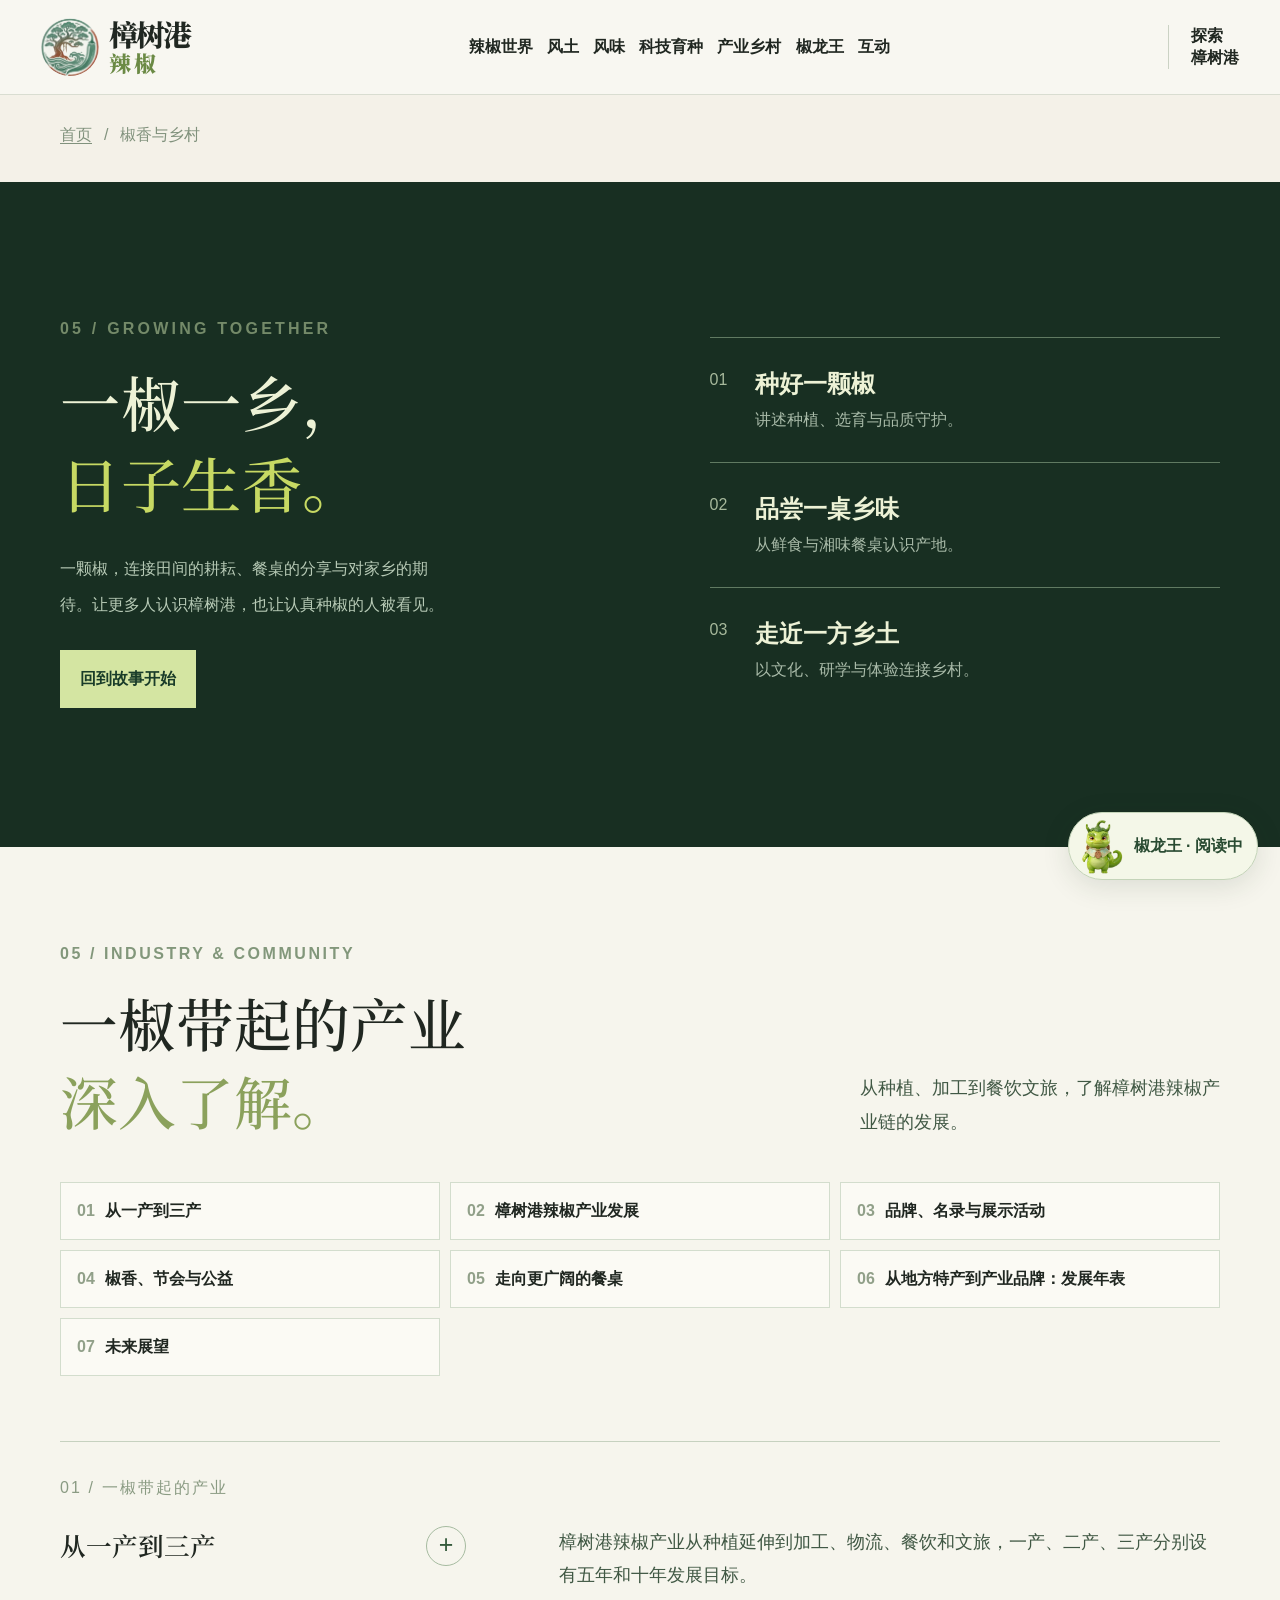
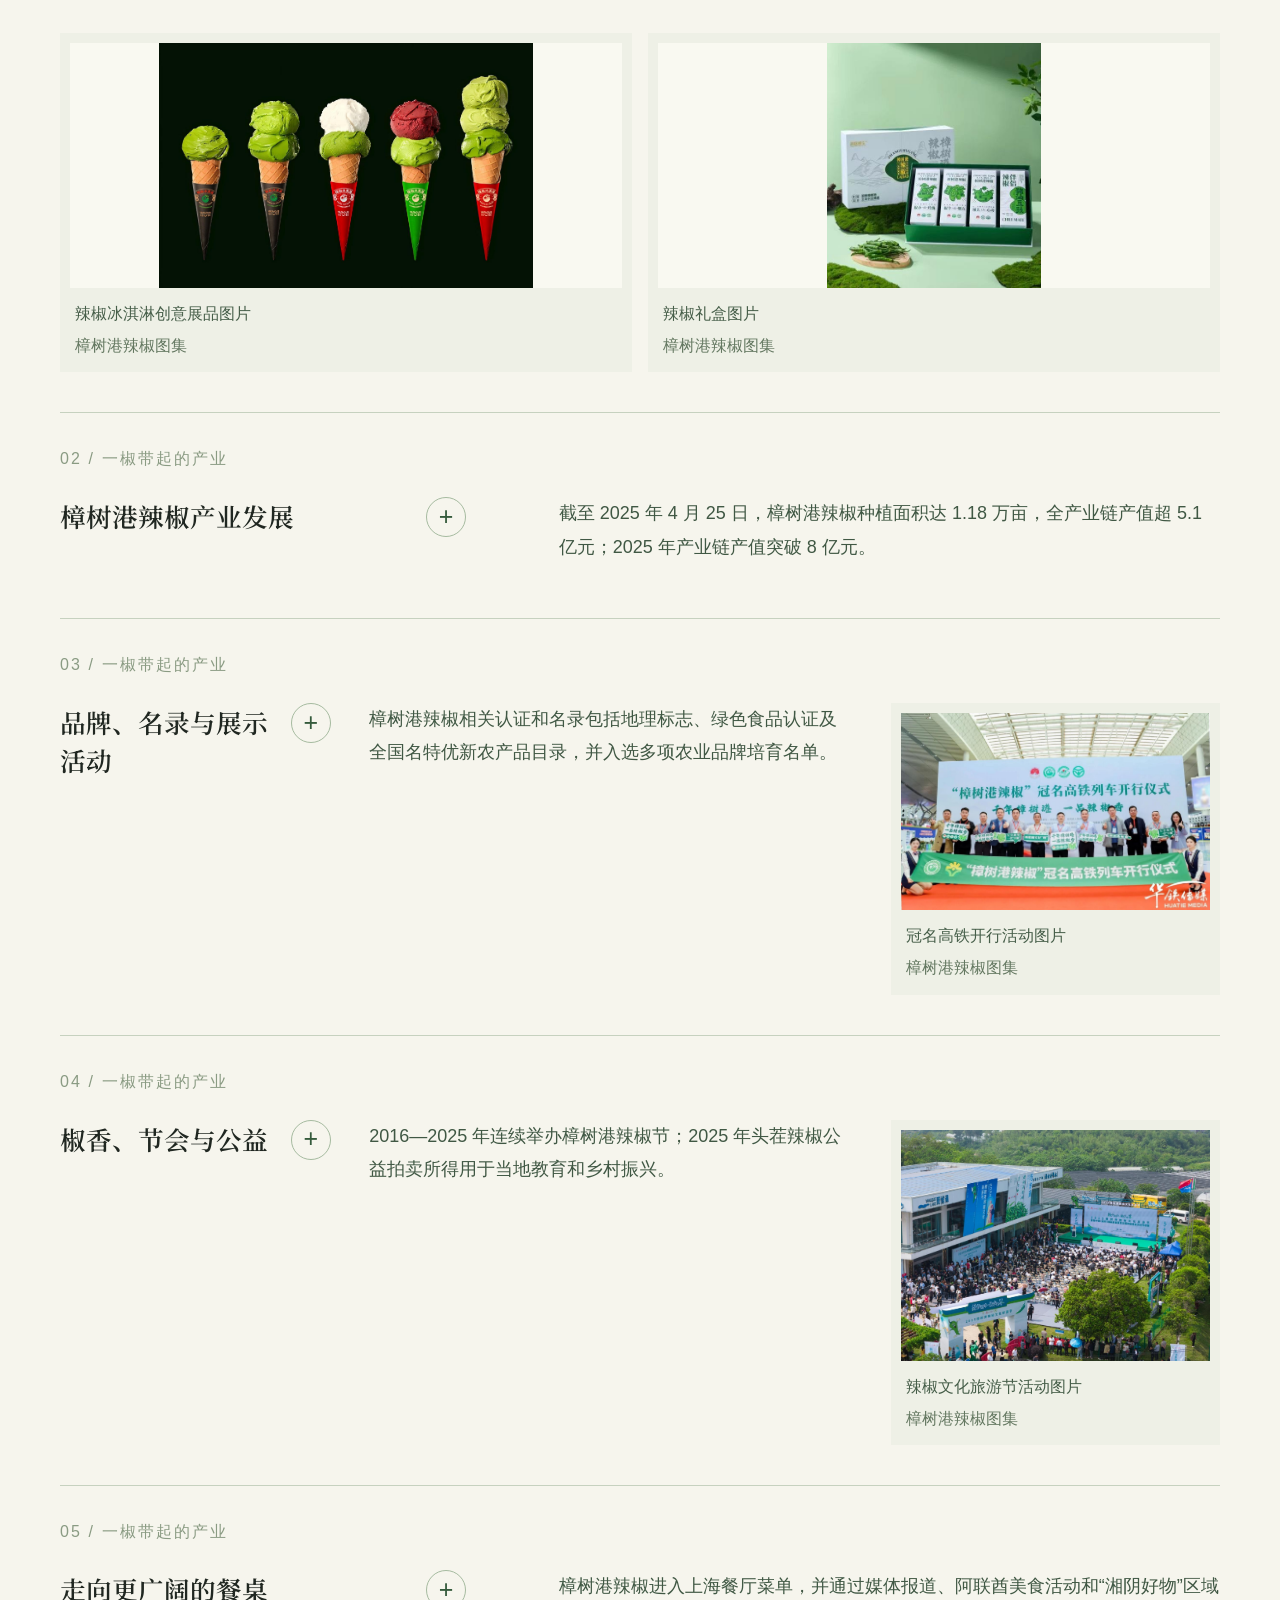
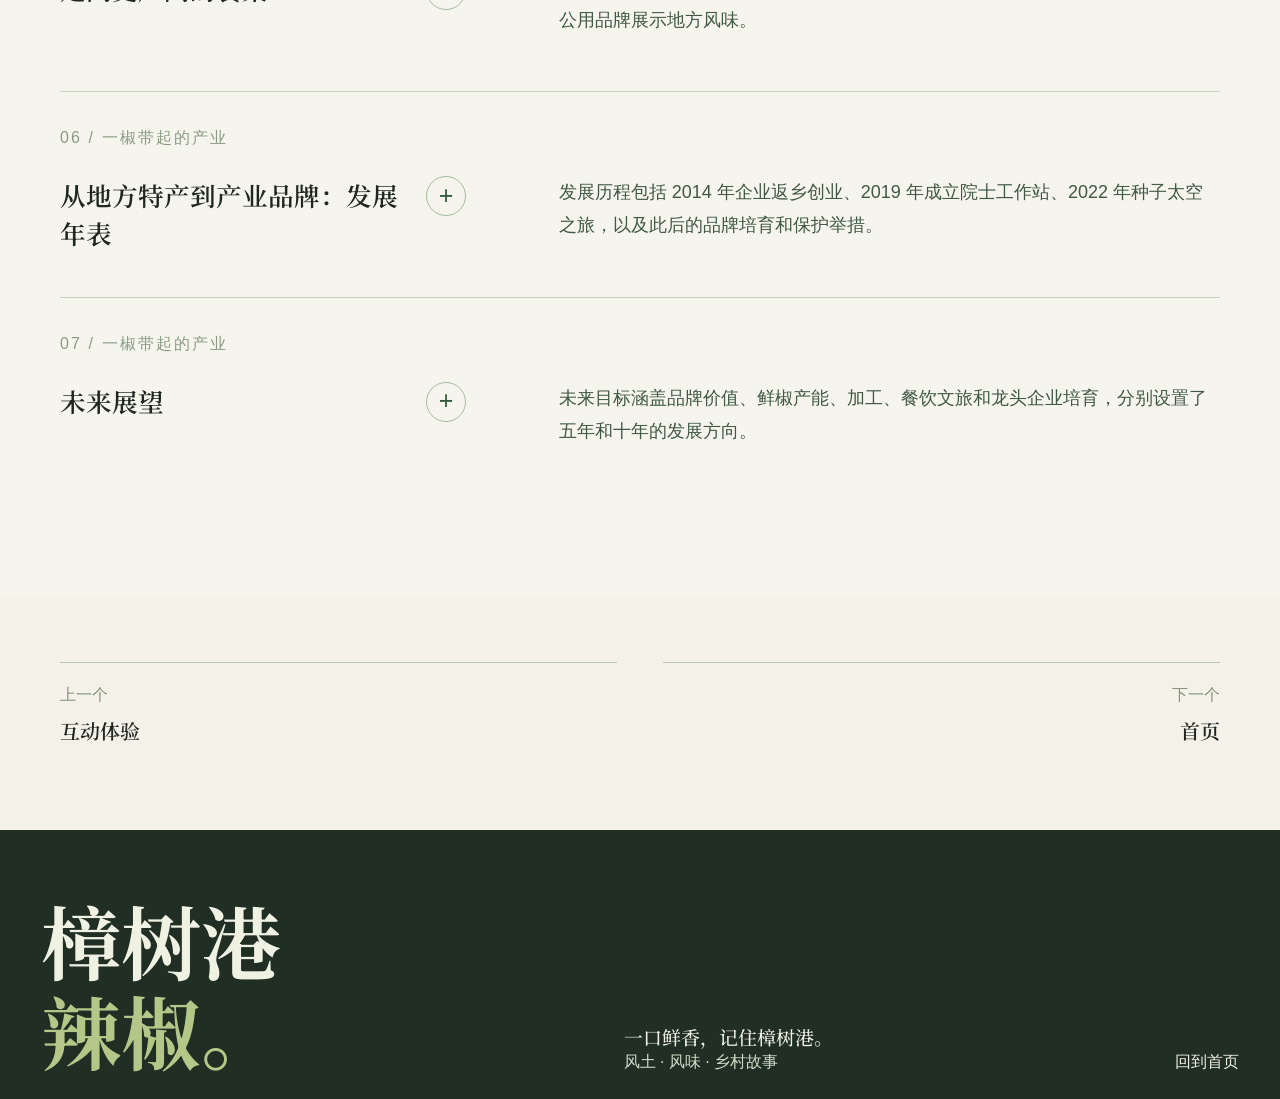
<file: future.html>
<!DOCTYPE html><html lang="zh-CN"><head><meta charSet="utf-8"/><meta name="viewport" content="width=device-width, initial-scale=1"/><link rel="preload" href="/brand-logo.jpg" as="image"/><link rel="preload" as="image" href="/jiaolong-guide.png"/><link rel="stylesheet" href="/_next/static/chunks/03_590k8-8haw.css" data-precedence="next"/><link rel="preload" as="script" fetchPriority="low" href="/_next/static/chunks/2ua_85s1ldl8b.js"/><script src="/_next/static/chunks/11np77edd8ngr.js" async=""></script><script src="/_next/static/chunks/339w3n-pdzf7n.js" async=""></script><script src="/_next/static/chunks/turbopack-2rn9zxejf_00h.js" async=""></script><script src="/_next/static/chunks/3n0yj7zzhj4su.js" async=""></script><script src="/_next/static/chunks/1hnz0c87lwd_p.js" async=""></script><link rel="preload" href="/style.css?v=20261117a" as="style"/><link rel="preload" href="/redesign.css?v=20261117a" as="style"/><link rel="preload" href="/simulators.css?v=20261117a" as="style"/><link rel="preload" href="/pages.css?v=20261117a" as="style"/><link rel="preload" href="/editorial.css?v=20261117a" as="style"/><link rel="preload" href="/exhibits.css?v=20261117a" as="style"/><link rel="preload" href="/polish.css?v=20261117a" as="style"/><title>樟树港辣椒 · 一口鲜香，记住樟树港</title><meta name="description" content="跟着椒龙王认识樟树港辣椒的风土、风味与乡村故事。"/><link rel="stylesheet" href="/style.css?v=20261117a"/><link rel="stylesheet" href="/redesign.css?v=20261117a"/><link rel="stylesheet" href="/simulators.css?v=20261117a"/><link rel="stylesheet" href="/pages.css?v=20261117a"/><link rel="stylesheet" href="/editorial.css?v=20261117a"/><link rel="stylesheet" href="/exhibits.css?v=20261117a"/><link rel="stylesheet" href="/polish.css?v=20261117a"/><script src="/_next/static/chunks/0cz1d0mv5g_q7.js" noModule=""></script></head><body><div hidden=""><!--$--><!--/$--></div><header class="ed-header"><a href="/" class="ed-wordmark" aria-label="樟树港辣椒首页"><span class="brand-mark" aria-hidden="true"><img src="/brand-logo.jpg" alt=""/></span><span class="brand-word"><span>樟树港</span><b>辣椒</b></span></a><nav class="ed-nav" aria-label="主导航"><a href="/world.html">辣椒世界</a><a href="/origin.html">风土</a><a href="/flavour.html">风味</a><a href="/technology.html">科技育种</a><a href="/future.html">产业乡村</a><a href="/character.html">椒龙王</a><a href="/experience.html">互动</a></nav><details class="ed-mobile-menu"><summary>菜单 <span>＋</span></summary><nav aria-label="手机端导航"><a href="/">首页</a><a href="/world.html">辣椒世界<!-- --> </a><a href="/origin.html">风土<!-- --> </a><a href="/flavour.html">风味<!-- --> </a><a href="/technology.html">科技育种<!-- --> </a><a href="/future.html">产业乡村<!-- --> </a><a href="/character.html">椒龙王<!-- --> </a><a href="/experience.html">互动<!-- --> </a></nav></details><a class="ed-right" href="/experience.html">探索<br/>樟树港 </a></header><main class="module-page module-future"><div class="breadcrumbs wrap"><a href="/">首页</a><span>/</span><span>椒香与乡村</span></div><div><section id="future" class="future reveal"><div class="wrap future-inner"><div><span class="section-no light">05 / GROWING TOGETHER</span><h2>一椒一乡，<br><em>日子生香。</em></h2><p>一颗椒，连接田间的耕耘、餐桌的分享与对家乡的期待。让更多人认识樟树港，也让认真种椒的人被看见。</p><a href="/" class="button cream">回到故事开始 </a></div><div class="future-list"><div><span>01</span><h3>种好一颗椒</h3><p>讲述种植、选育与品质守护。</p></div><div><span>02</span><h3>品尝一桌乡味</h3><p>从鲜食与湘味餐桌认识产地。</p></div><div><span>03</span><h3>走近一方乡土</h3><p>以文化、研学与体验连接乡村。</p></div></div></div></section>
</div><section class="exhibit-deep" id="deep"><div class="exhibit-wrap"><header class="exhibit-header"><div><span class="exhibit-kicker">05 / INDUSTRY &amp; COMMUNITY</span><h2>一椒带起的产业<br/><em>深入了解。</em></h2></div><p>从种植、加工到餐饮文旅，了解樟树港辣椒产业链的发展。</p></header><nav class="exhibit-index" aria-label="一椒带起的产业章节目录"><a href="#future-0"><small>01</small>从一产到三产</a><a href="#future-1"><small>02</small>樟树港辣椒产业发展</a><a href="#future-2"><small>03</small>品牌、名录与展示活动</a><a href="#future-3"><small>04</small>椒香、节会与公益</a><a href="#future-4"><small>05</small>走向更广阔的餐桌</a><a href="#future-5"><small>06</small>从地方特产到产业品牌：发展年表</a><a href="#future-6"><small>07</small>未来展望</a></nav><div class="exhibit-articles"><article class="exhibit-article" id="future-0"><div class="exhibit-article-top"><span>01<!-- --> / <!-- -->一椒带起的产业</span></div><div class="exhibit-article-body"><div class="exhibit-title"><h3>从一产到三产</h3><button class="edition-toggle" type="button" aria-label="展开从一产到三产完整版" aria-expanded="false" aria-controls="future-0-reading"><span aria-hidden="true">+</span></button></div><div class="exhibit-reading" id="future-0-reading"><p>樟树港辣椒产业从种植延伸到加工、物流、餐饮和文旅，一产、二产、三产分别设有五年和十年发展目标。</p></div></div><div class="pdf-figure-grid"><figure class="pdf-figure"><img src="/pdf-figures/p74_05.jpg" alt="辣椒冰淇淋创意展品图片" loading="lazy"/><figcaption><span>辣椒冰淇淋创意展品图片</span><span>樟树港辣椒图集</span></figcaption></figure><figure class="pdf-figure"><img src="/pdf-figures/p75_05.jpg" alt="辣椒礼盒图片" loading="lazy"/><figcaption><span>辣椒礼盒图片</span><span>樟树港辣椒图集</span></figcaption></figure></div></article><article class="exhibit-article" id="future-1"><div class="exhibit-article-top"><span>02<!-- --> / <!-- -->一椒带起的产业</span></div><div class="exhibit-article-body"><div class="exhibit-title"><h3>樟树港辣椒产业发展</h3><button class="edition-toggle" type="button" aria-label="展开樟树港辣椒产业发展完整版" aria-expanded="false" aria-controls="future-1-reading"><span aria-hidden="true">+</span></button></div><div class="exhibit-reading" id="future-1-reading"><p>截至 2025 年 4 月 25 日，樟树港辣椒种植面积达 1.18 万亩，全产业链产值超 5.1 亿元；2025 年产业链产值突破 8 亿元。</p></div></div></article><article class="exhibit-article has-single-figure" id="future-2"><div class="exhibit-article-top"><span>03<!-- --> / <!-- -->一椒带起的产业</span></div><div class="exhibit-article-body"><div class="exhibit-title"><h3>品牌、名录与展示活动</h3><button class="edition-toggle" type="button" aria-label="展开品牌、名录与展示活动完整版" aria-expanded="false" aria-controls="future-2-reading"><span aria-hidden="true">+</span></button></div><div class="exhibit-reading" id="future-2-reading"><p>樟树港辣椒相关认证和名录包括地理标志、绿色食品认证及全国名特优新农产品目录，并入选多项农业品牌培育名单。</p></div><div class="pdf-figure-grid"><figure class="pdf-figure"><img src="/pdf-figures/p53_03.jpg" alt="冠名高铁开行活动图片" loading="lazy"/><figcaption><span>冠名高铁开行活动图片</span><span>樟树港辣椒图集</span></figcaption></figure></div></div></article><article class="exhibit-article has-single-figure" id="future-3"><div class="exhibit-article-top"><span>04<!-- --> / <!-- -->一椒带起的产业</span></div><div class="exhibit-article-body"><div class="exhibit-title"><h3>椒香、节会与公益</h3><button class="edition-toggle" type="button" aria-label="展开椒香、节会与公益完整版" aria-expanded="false" aria-controls="future-3-reading"><span aria-hidden="true">+</span></button></div><div class="exhibit-reading" id="future-3-reading"><p>2016—2025 年连续举办樟树港辣椒节；2025 年头茬辣椒公益拍卖所得用于当地教育和乡村振兴。</p></div><div class="pdf-figure-grid"><figure class="pdf-figure"><img src="/pdf-figures/p55_00.jpg" alt="辣椒文化旅游节活动图片" loading="lazy"/><figcaption><span>辣椒文化旅游节活动图片</span><span>樟树港辣椒图集</span></figcaption></figure></div></div></article><article class="exhibit-article" id="future-4"><div class="exhibit-article-top"><span>05<!-- --> / <!-- -->一椒带起的产业</span></div><div class="exhibit-article-body"><div class="exhibit-title"><h3>走向更广阔的餐桌</h3><button class="edition-toggle" type="button" aria-label="展开走向更广阔的餐桌完整版" aria-expanded="false" aria-controls="future-4-reading"><span aria-hidden="true">+</span></button></div><div class="exhibit-reading" id="future-4-reading"><p>樟树港辣椒进入上海餐厅菜单，并通过媒体报道、阿联酋美食活动和“湘阴好物”区域公用品牌展示地方风味。</p></div></div></article><article class="exhibit-article" id="future-5"><div class="exhibit-article-top"><span>06<!-- --> / <!-- -->一椒带起的产业</span></div><div class="exhibit-article-body"><div class="exhibit-title"><h3>从地方特产到产业品牌：发展年表</h3><button class="edition-toggle" type="button" aria-label="展开从地方特产到产业品牌：发展年表完整版" aria-expanded="false" aria-controls="future-5-reading"><span aria-hidden="true">+</span></button></div><div class="exhibit-reading" id="future-5-reading"><p>发展历程包括 2014 年企业返乡创业、2019 年成立院士工作站、2022 年种子太空之旅，以及此后的品牌培育和保护举措。</p></div></div></article><article class="exhibit-article" id="future-6"><div class="exhibit-article-top"><span>07<!-- --> / <!-- -->一椒带起的产业</span></div><div class="exhibit-article-body"><div class="exhibit-title"><h3>未来展望</h3><button class="edition-toggle" type="button" aria-label="展开未来展望完整版" aria-expanded="false" aria-controls="future-6-reading"><span aria-hidden="true">+</span></button></div><div class="exhibit-reading" id="future-6-reading"><p>未来目标涵盖品牌价值、鲜椒产能、加工、餐饮文旅和龙头企业培育，分别设置了五年和十年的发展方向。</p></div></div></article></div></div></section><div class="module-bottom wrap"><a href="/experience.html"><small> 上一个</small><strong>互动体验</strong></a><a href="/"><small>下一个 </small><strong>首页</strong></a></div></main><!--$--><!--/$--><aside class="pepper-guide" aria-label="椒龙王导览"><button type="button" class="guide-toggle" aria-expanded="false" aria-controls="guide-panel"><img src="/jiaolong-guide.png" alt=""/><span>椒龙王导览</span></button></aside><footer class="ed-footer"><div class="ed-footer-top"><div class="ed-footer-brand">樟树港<br/><span>辣椒。</span></div><div><p>一口鲜香，记住樟树港。</p><span>风土 · 风味 · 乡村故事</span></div><a href="/">回到首页 </a></div></footer><script src="/_next/static/chunks/2ua_85s1ldl8b.js" id="_R_" async=""></script><script>(self.__next_f=self.__next_f||[]).push([0])</script><script>self.__next_f.push([1,"1:\"$Sreact.fragment\"\n2:I[20818,[\"/_next/static/chunks/3n0yj7zzhj4su.js\"],\"default\"]\n3:I[83566,[\"/_next/static/chunks/3n0yj7zzhj4su.js\"],\"default\"]\n4:I[3867,[\"/_next/static/chunks/3n0yj7zzhj4su.js\"],\"PepperGuide\"]\nd:I[81585,[\"/_next/static/chunks/3n0yj7zzhj4su.js\"],\"default\",1]\n:HL[\"/_next/static/chunks/03_590k8-8haw.css\",\"style\"]\n:HL[\"/style.css?v=20261117a\",\"style\"]\n:HL[\"/redesign.css?v=20261117a\",\"style\"]\n:HL[\"/simulators.css?v=20261117a\",\"style\"]\n:HL[\"/pages.css?v=20261117a\",\"style\"]\n:HL[\"/editorial.css?v=20261117a\",\"style\"]\n:HL[\"/exhibits.css?v=20261117a\",\"style\"]\n:HL[\"/polish.css?v=20261117a\",\"style\"]\n:HL[\"/brand-logo.jpg\",\"image\"]\nb:X\n0:{\"P\":null,\"c\":[\"\",\"future\"],\"q\":\"\",\"i\":false,\"f\":[[[\"\",{\"children\":[\"future\",{\"children\":[\"__PAGE__\",{},\"$undefined\",\"$undefined\",4608]},\"$undefined\",\"$undefined\",4608]},\"$undefined\",\"$undefined\",4624],[[\"$\",\"$1\",\"c\",{\"children\":[[[\"$\",\"link\",\"0\",{\"rel\":\"stylesheet\",\"href\":\"/_next/static/chunks/03_590k8-8haw.css\",\"precedence\":\"next\",\"crossOrigin\":\"$undefined\",\"nonce\":\"$undefined\"}],[\"$\",\"script\",\"script-0\",{\"src\":\"/_next/static/chunks/3n0yj7zzhj4su.js\",\"async\":true,\"nonce\":\"$undefined\"}]],[\"$\",\"html\",null,{\"lang\":\"zh-CN\",\"children\":[[\"$\",\"head\",null,{\"children\":[[\"$\",\"link\",null,{\"rel\":\"stylesheet\",\"href\":\"/style.css?v=20261117a\"}],[\"$\",\"link\",null,{\"rel\":\"stylesheet\",\"href\":\"/redesign.css?v=20261117a\"}],[\"$\",\"link\",null,{\"rel\":\"stylesheet\",\"href\":\"/simulators.css?v=20261117a\"}],[\"$\",\"link\",null,{\"rel\":\"stylesheet\",\"href\":\"/pages.css?v=20261117a\"}],[\"$\",\"link\",null,{\"rel\":\"stylesheet\",\"href\":\"/editorial.css?v=20261117a\"}],[\"$\",\"link\",null,{\"rel\":\"stylesheet\",\"href\":\"/exhibits.css?v=20261117a\"}],[\"$\",\"link\",null,{\"rel\":\"stylesheet\",\"href\":\"/polish.css?v=20261117a\"}]]}],[\"$\",\"body\",null,{\"children\":[[\"$\",\"header\",null,{\"className\":\"ed-header\",\"children\":[[\"$\",\"a\",null,{\"href\":\"/\",\"className\":\"ed-wordmark\",\"aria-label\":\"樟树港辣椒首页\",\"children\":[[\"$\",\"span\",null,{\"className\":\"brand-mark\",\"aria-hidden\":\"true\",\"children\":[\"$\",\"img\",null,{\"src\":\"/brand-logo.jpg\",\"alt\":\"\"}]}],[\"$\",\"span\",null,{\"className\":\"brand-word\",\"children\":[[\"$\",\"span\",null,{\"children\":\"樟树港\"}],[\"$\",\"b\",null,{\"children\":\"辣椒\"}]]}]]}],[\"$\",\"nav\",null,{\"className\":\"ed-nav\",\"aria-label\":\"主导航\",\"children\":[[\"$\",\"a\",\"/world.html\",{\"href\":\"/world.html\",\"children\":\"辣椒世界\"}],[\"$\",\"a\",\"/origin.html\",{\"href\":\"/origin.html\",\"children\":\"风土\"}],[\"$\",\"a\",\"/flavour.html\",{\"href\":\"/flavour.html\",\"children\":\"风味\"}],[\"$\",\"a\",\"/technology.html\",{\"href\":\"/technology.html\",\"children\":\"科技育种\"}],[\"$\",\"a\",\"/future.html\",{\"href\":\"/future.html\",\"children\":\"产业乡村\"}],[\"$\",\"a\",\"/character.html\",{\"href\":\"/character.html\",\"children\":\"椒龙王\"}],[\"$\",\"a\",\"/experience.html\",{\"href\":\"/experience.html\",\"children\":\"互动\"}]]}],[\"$\",\"details\",null,{\"className\":\"ed-mobile-menu\",\"children\":[[\"$\",\"summary\",null,{\"children\":[\"菜单 \",[\"$\",\"span\",null,{\"children\":\"＋\"}]]}],[\"$\",\"nav\",null,{\"aria-label\":\"手机端导航\",\"children\":[[\"$\",\"a\",null,{\"href\":\"/\",\"children\":\"首页\"}],[[\"$\",\"a\",\"/world.html\",{\"href\":\"/world.html\",\"children\":[\"辣椒世界\",\" \"]}],[\"$\",\"a\",\"/origin.html\",{\"href\":\"/origin.html\",\"children\":[\"风土\",\" \"]}],[\"$\",\"a\",\"/flavour.html\",{\"href\":\"/flavour.html\",\"children\":[\"风味\",\" \"]}],[\"$\",\"a\",\"/technology.html\",{\"href\":\"/technology.html\",\"children\":[\"科技育种\",\" \"]}],[\"$\",\"a\",\"/future.html\",{\"href\":\"/future.html\",\"children\":[\"产业乡村\",\" \"]}],[\"$\",\"a\",\"/character.html\",{\"href\":\"/character.html\",\"children\":[\"椒龙王\",\" \"]}],[\"$\",\"a\",\"/experience.html\",{\"href\":\"/experience.html\",\"children\":[\"互动\",\" \"]}]]]}]]}],[\"$\",\"a\",null,{\"className\":\"ed-right\",\"href\":\"/experience.html\",\"children\":[\"探索\",[\"$\",\"br\",null,{}],\"樟树港 \"]}]]}],[\"$\",\"$L2\",null,{\"parallelRouterKey\":\"children\",\"error\":\"$undefined\",\"errorStyles\":\"$undefined\",\"errorScripts\":\"$undefined\",\"template\":[\"$\",\"$L3\",null,{}],\"templateStyles\":\"$undefined\",\"templateScripts\":\"$undefined\",\"notFound\":[[[\"$\",\"title\",null,{\"children\":\"404: This page could not be found.\"}],[\"$\",\"div\",null,{\"style\":{\"fontFamily\":\"system-ui,\\\"Segoe UI\\\",Roboto,Helvetica,Arial,sans-serif,\\\"Apple Color Emoji\\\",\\\"Segoe UI Emoji\\\"\",\"height\":\"100vh\",\"textAlign\":\"center\",\"display\":\"flex\",\"flexDirection\":\"column\",\"alignItems\":\"center\",\"justifyContent\":\"center\"},\"children\":[\"$\",\"div\",null,{\"children\":[[\"$\",\"style\",null,{\"dangerouslySetInnerHTML\":{\"__html\":\"body{color:#000;background:#fff;margin:0}.next-error-h1{border-right:1px solid rgba(0,0,0,.3)}@media (prefers-color-scheme:dark){body{color:#fff;background:#000}.next-error-h1{border-right:1px solid rgba(255,255,255,.3)}}\"}}],[\"$\",\"h1\",null,{\"className\":\"next-error-h1\",\"style\":{\"display\":\"inline-block\",\"margin\":\"0 20px 0 0\",\"padding\":\"0 23px 0 0\",\"fontSize\":24,\"fontWeight\":500,\"verticalAlign\":\"top\",\"lineHeight\":\"49px\"},\"children\":404}],[\"$\",\"div\",null,{\"style\":{\"display\":\"inline-block\"},\"children\":[\"$\",\"h2\",null,{\"style\":{\"fontSize\":14,\"fontWeight\":400,\"lineHeight\":\"49px\",\"margin\":0},\"children\":\"This page could not be found.\"}]}]]}]}]],[]],\"forbidden\":\"$undefined\",\"unauthorized\":\"$undefined\"}],[\"$\",\"$L4\",null,{}],[\"$\",\"footer\",null,{\"className\":\"ed-footer\",\"children\":[\"$\",\"div\",null,{\"className\":\"ed-footer-top\",\"children\":[[\"$\",\"div\",null,{\"className\":\"ed-footer-brand\",\"children\":[\"樟树港\",[\"$\",\"br\",null,{}],[\"$\",\"span\",null,{\"children\":\"辣椒。\"}]]}],[\"$\",\"div\",null,{\"children\":[[\"$\",\"p\",null,{\"children\":\"一口鲜香，记住樟树港。\"}],[\"$\",\"span\",null,{\"children\":\"风土 · 风味 · 乡村故事\"}]]}],[\"$\",\"a\",null,{\"href\":\"/\",\"children\":\"回到首页 \"}]]}]}]]}]]}]]}],{\"children\":[[\"$\",\"$1\",\"c\",{\"children\":[null,[\"$\",\"$L2\",null,{\"parallelRouterKey\":\"children\",\"error\":\"$undefined\",\"errorStyles\":\"$undefined\",\"errorScripts\":\"$undefined\",\"template\":[\"$\",\"$L3\",null,{}],\"templateStyles\":\"$undefined\",\"templateScripts\":\"$undefined\",\"notFound\":\"$undefined\",\"forbidden\":\"$undefined\",\"unauthorized\":\"$undefined\"}]]}],{\"children\":[[\"$\",\"$1\",\"c\",{\"children\":[[\"$\",\"main\",null,{\"className\":\"module-page module-future\",\"children\":[\"$L5\",\"$L6\",\"$L7\",\"$L8\",false]}],[\"$L9\"],\"$La\"]}],{},null,false,null]},null,false,\"$b\"]},null,false,null],\"$Lc\",false]],\"m\":\"$undefined\",\"G\":[\"$d\",[\"$Le\"]],\"S\":true,\"h\":null,\"r\":\"$undefined\",\"s\":\"$undefined\",\"a\":\"$undefined\",\"l\":\"$undefined\",\"p\":\"$undefined\",\"d\":\"$undefined\",\"b\":\"IbnwbFf4PKa3Nwp7CaNJi\"}\nf:I[46150,[\"/_next/static/chunks/3n0yj7zzhj4su.js\",\"/_next/static/chunks/1hnz0c87lwd_p.js\"],\"ExhibitDetails\"]\n10:I[63521,[\"/_next/static/chunks/3n0yj7zzhj4su.js\"],\"OutletBoundary\"]\n11:\"$Sreact.suspense\"\n13:I[63521,[\"/_next/static/chunks/3n0yj7zzhj4su.js\"],\"ViewportBoundary\"]\n15:I[63521,[\"/_next/static/chunks/3n0yj7zzhj4su.js\"],\"MetadataBoundary\"]\n5:[\"$\",\"div\",null,{\"className\":\"breadcrumbs wrap\",\"children\":[[\"$\",\"a\",null,{\"href\":\"/\",\"children\":\"首页\"}],[\"$\",\"span\",null,{\"children\":\"/\"}],[\"$\",\"span\",null,{\"children\":\"椒香与乡村\"}]]}]\n6:[\"$\",\"div\",null,{\"dangerouslySetInnerHTML\":{\"__html\":\"\u003csection id=\\\"future\\\" class=\\\"future reveal\\\"\u003e\u003cdiv class=\\\"wrap future-inner\\\"\u003e\u003cdiv\u003e\u003cspan class=\\\"section-no light\\\"\u003e05 / GROWING TOGETHER\u003c/span\u003e\u003ch2\u003e一椒一乡，\u003cbr\u003e\u003cem\u003e日子生香。\u003c/em\u003e\u003c/h2\u003e\u003cp\u003e一颗椒，连接田间的耕耘、餐桌的分享与对家乡的期待。让更多人认识樟树港，也让认真种椒的人被看见。\u003c/p\u003e\u003ca href=\\\"/\\\" class=\\\"button cream\\\"\u003e回到故事开始 \u003c/a\u003e\u003c/div\u003e\u003cdiv class=\\\"future-list\\\"\u003e\u003cdiv\u003e\u003cspan\u003e01\u003c/span\u003e\u003ch3\u003e种好一颗椒\u003c/h3\u003e\u003cp\u003e讲述种植、选育与品质守护。\u003c/p\u003e\u003c/div\u003e\u003cdiv\u003e\u003cspan\u003e02\u003c/span\u003e\u003ch3\u003e品尝一桌乡味\u003c/h3\u003e\u003cp\u003e从鲜食与湘味餐桌认识产地。\u003c/p\u003e\u003c/div\u003e\u003cdiv\u003e\u003cspan\u003e03\u003c/span\u003e\u003ch3\u003e走近一方乡土\u003c/h3\u003e\u003cp\u003e以文化、研学与体验连接乡村。\u003c/p\u003e\u003c/div\u003e\u003c/div\u003e\u003c/div\u003e\u003c/section\u003e\\n\"}}]\n7:[\"$\",\"$Lf\",null,{\"id\":\"future\"}]\n8:[\"$\",\"div\",null,{\"className\":\"module-bottom wrap\",\"children\":[[\"$\",\"a\",null,{\"href\":\"/experience.html\",\"children\":[[\"$\",\"small\",null,{\"children\":\" 上一个\"}],[\"$\",\"strong\",null,{\"children\":\"互动体验\"}]]}],[\"$\",\"a\",null,{\"href\":\"/\",\"children\":[[\"$\",\"small\",null,{\"children\":\"下一个 \"}],[\"$\",\"strong\",null,{\"children\":\"首页\"}]]}]]}]\n9:[\"$\",\"script\",\"script-0\",{\"src\":\"/_next/static/chunks/1hnz0c87lwd_p.js\",\"async\":true,\"nonce\":\"$undefined\"}]\na:[\"$\",\"$L10\",null,{\"children\":[\"$\",\"$11\",null,{\"name\":\"Next.MetadataOutlet\",\"children\":\"$@12\"}]}]\nc:[\"$\",\"$1\",\"h\",{\"children\":[null,[\"$\",\"$L13\",null,{\"children\":\"$L14\"}],[\"$\",\"div\",null,{\"hidden\":true,\"children\":[\"$\",\"$L15\",null,{\"children\":[\"$\",\"$11\",null,{\"name\":\"Next.Metadata\",\"children\":\"$L16\"}]}]}],null]}]\ne:[\"$\",\"link\",\"0\",{\"rel\":\"stylesheet\",\"href\":\"/_next/static/chunks/03_590k8-8haw.css\",\"precedence\":\"next\",\"crossOrigin\":\"$undefined\",\"nonce\":\"$undefined\"}]\nb:C\n14:[[\"$\",\"meta\",\"0\",{\"charSet\":\"utf-8\"}],[\"$\",\"meta\",\"1\",{\"name\":\"viewport\",\"content\":\"width=device-width, initial-scale=1\"}]]\n12:null\n16:[[\"$\",\"title\",\"0\",{\"children\":\"樟树港辣椒 · 一口鲜香，记住樟树港\"}],[\"$\",\"meta\",\"1\",{\"name\":\"description\",\"content\":\"跟着椒龙王认识樟树港辣椒的风土、风味与乡村故事。\"}]]\n"])</script></body></html>
</file>
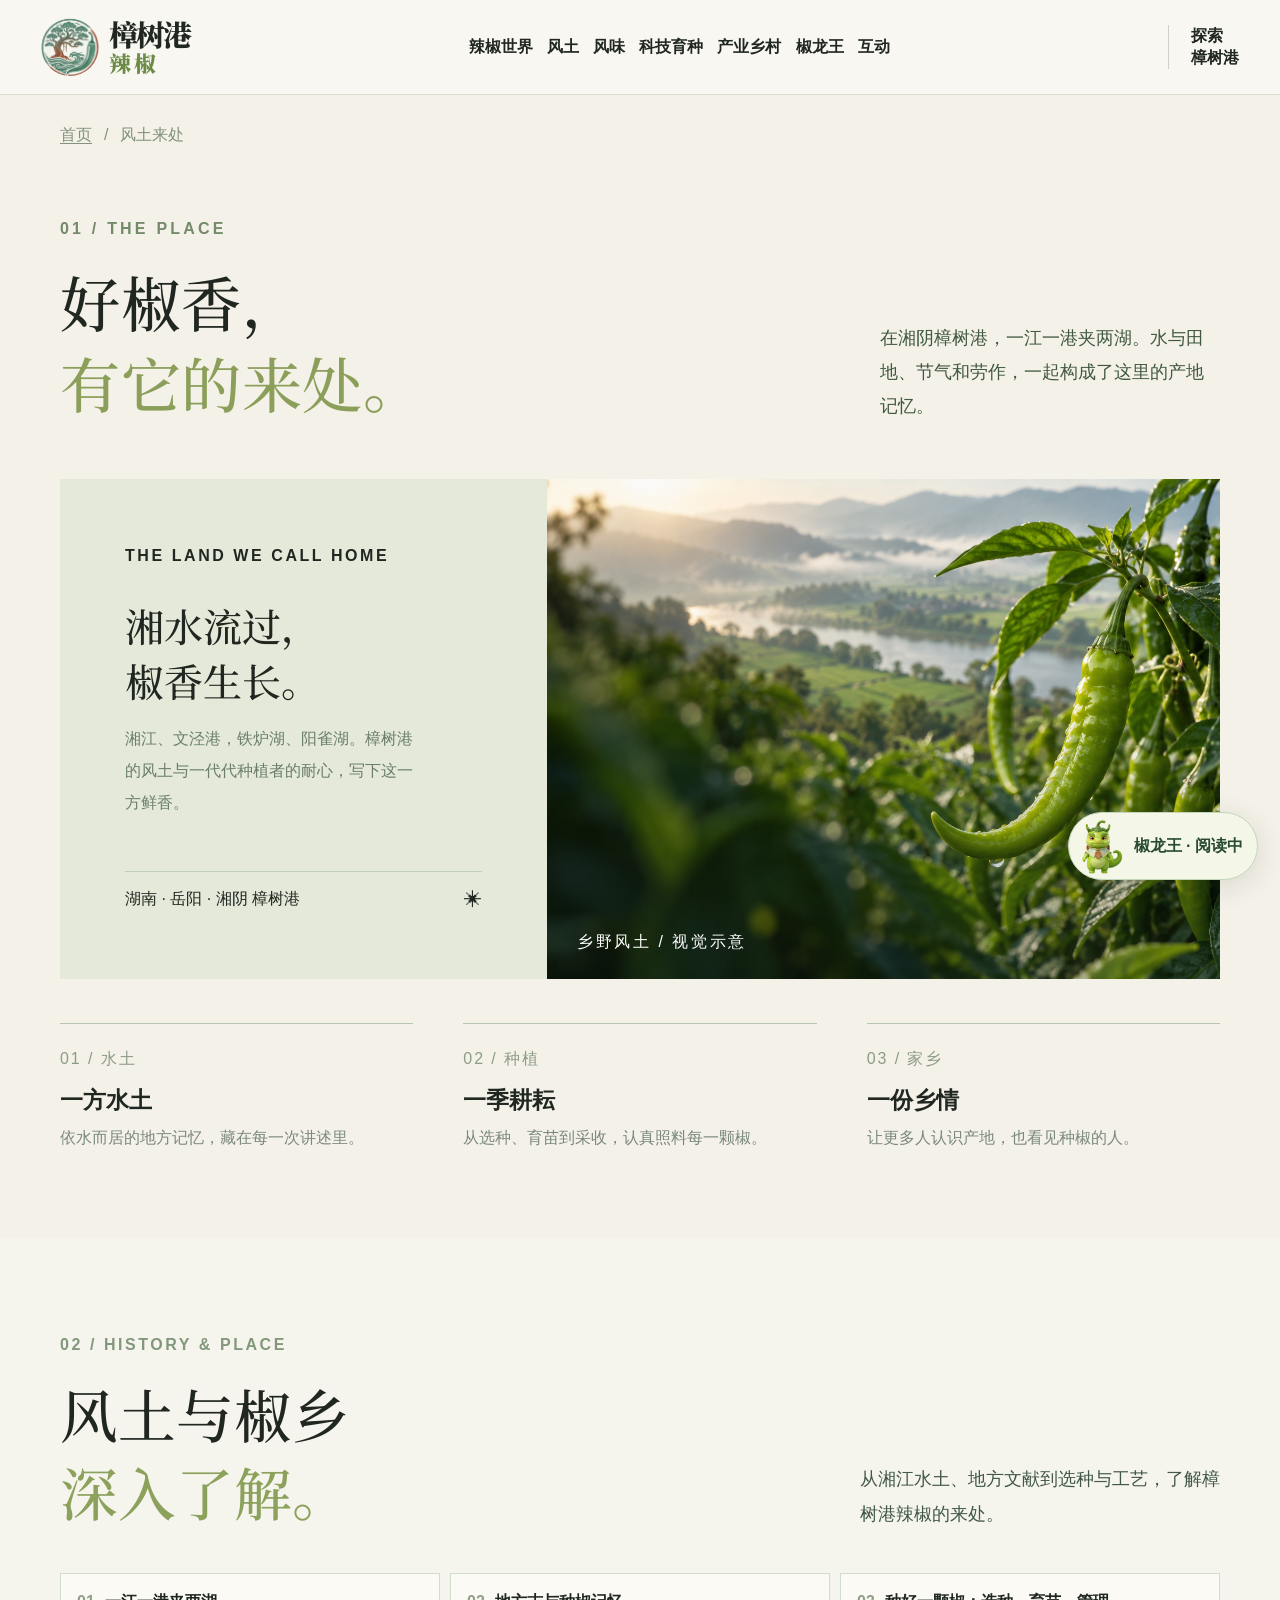
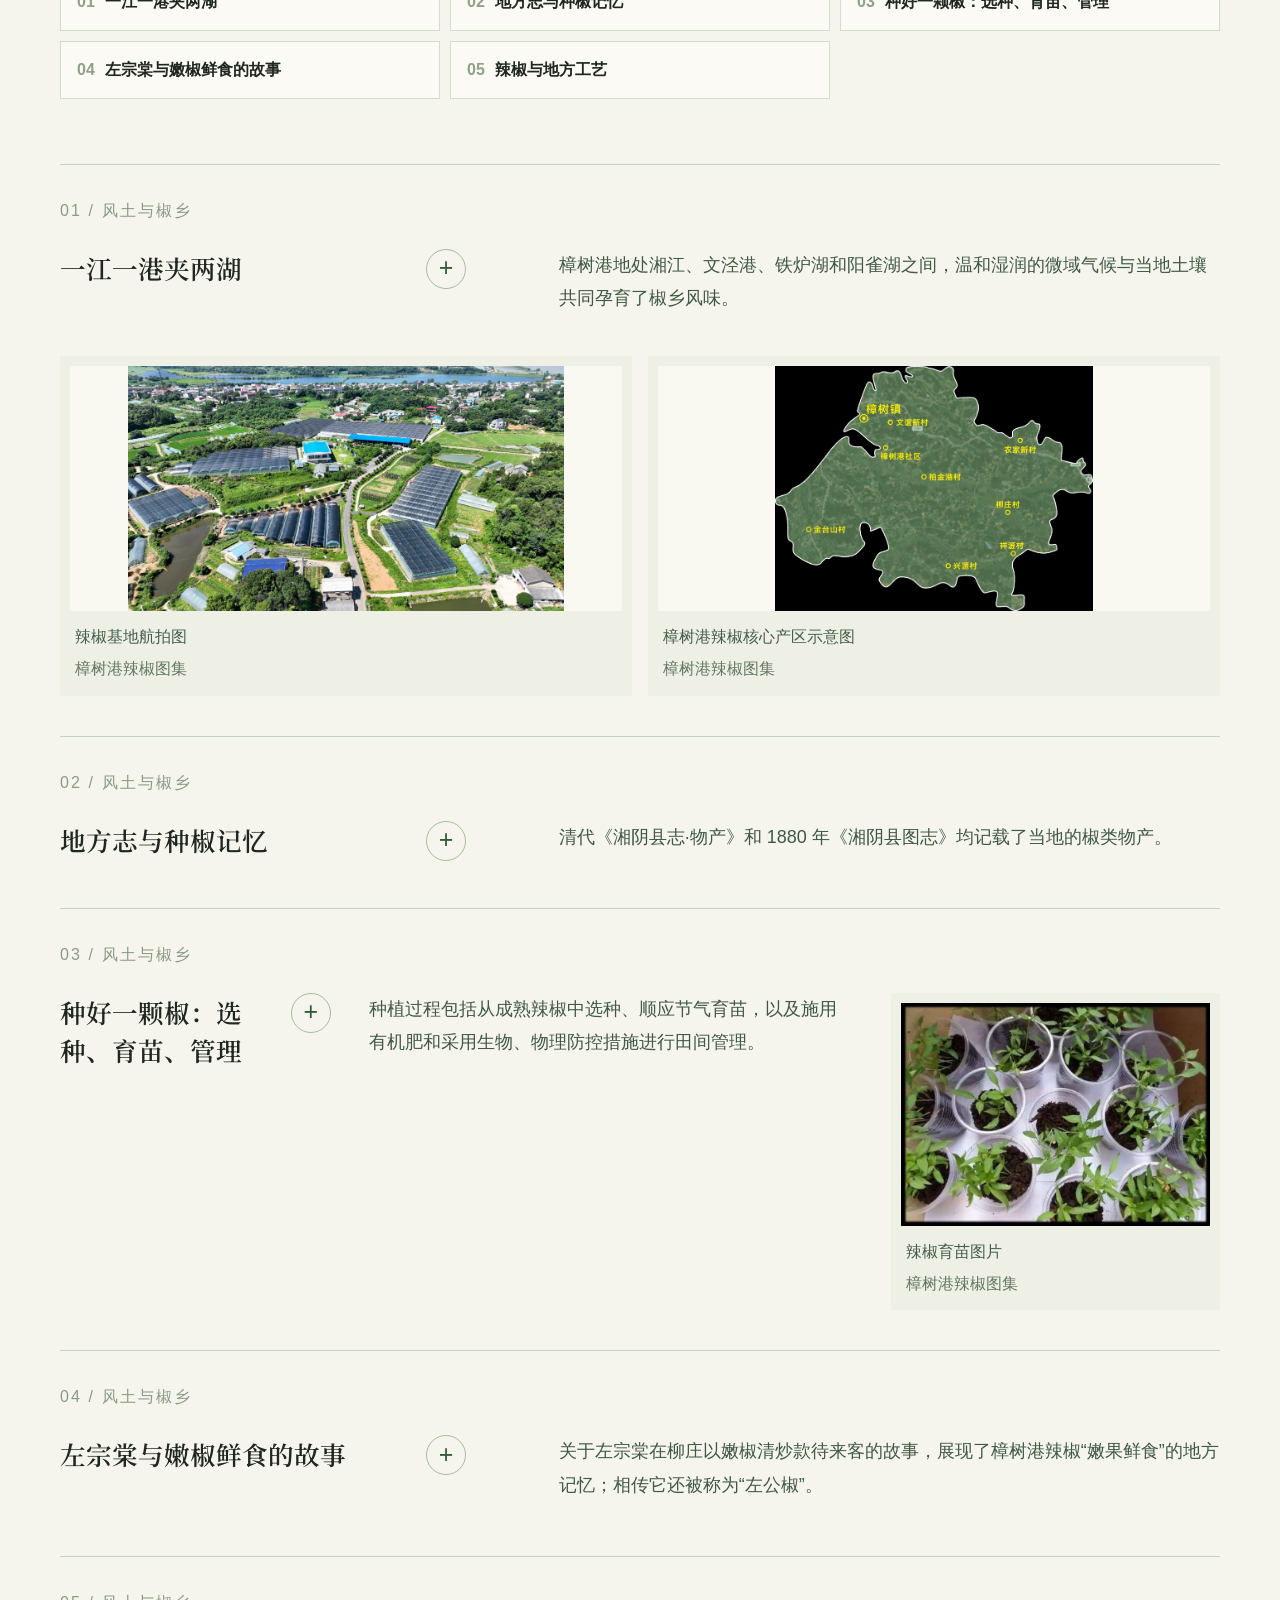
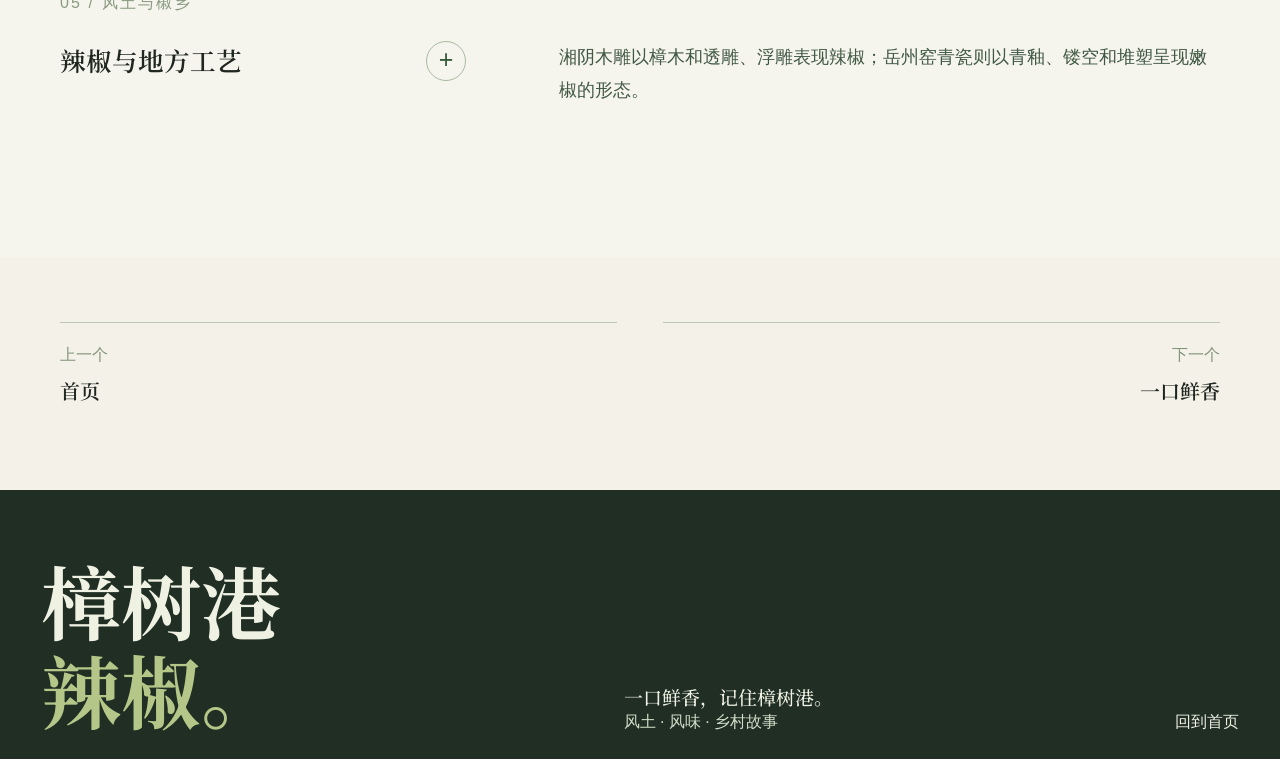
<file: origin.html>
<!DOCTYPE html><html lang="zh-CN"><head><meta charSet="utf-8"/><meta name="viewport" content="width=device-width, initial-scale=1"/><link rel="preload" href="/brand-logo.jpg" as="image"/><link rel="preload" as="image" href="/jiaolong-guide.png"/><link rel="stylesheet" href="/_next/static/chunks/03_590k8-8haw.css" data-precedence="next"/><link rel="preload" as="script" fetchPriority="low" href="/_next/static/chunks/2ua_85s1ldl8b.js"/><script src="/_next/static/chunks/11np77edd8ngr.js" async=""></script><script src="/_next/static/chunks/339w3n-pdzf7n.js" async=""></script><script src="/_next/static/chunks/turbopack-2rn9zxejf_00h.js" async=""></script><script src="/_next/static/chunks/3n0yj7zzhj4su.js" async=""></script><script src="/_next/static/chunks/1hnz0c87lwd_p.js" async=""></script><link rel="preload" href="/style.css?v=20261117a" as="style"/><link rel="preload" href="/redesign.css?v=20261117a" as="style"/><link rel="preload" href="/simulators.css?v=20261117a" as="style"/><link rel="preload" href="/pages.css?v=20261117a" as="style"/><link rel="preload" href="/editorial.css?v=20261117a" as="style"/><link rel="preload" href="/exhibits.css?v=20261117a" as="style"/><link rel="preload" href="/polish.css?v=20261117a" as="style"/><title>樟树港辣椒 · 一口鲜香，记住樟树港</title><meta name="description" content="跟着椒龙王认识樟树港辣椒的风土、风味与乡村故事。"/><link rel="stylesheet" href="/style.css?v=20261117a"/><link rel="stylesheet" href="/redesign.css?v=20261117a"/><link rel="stylesheet" href="/simulators.css?v=20261117a"/><link rel="stylesheet" href="/pages.css?v=20261117a"/><link rel="stylesheet" href="/editorial.css?v=20261117a"/><link rel="stylesheet" href="/exhibits.css?v=20261117a"/><link rel="stylesheet" href="/polish.css?v=20261117a"/><script src="/_next/static/chunks/0cz1d0mv5g_q7.js" noModule=""></script></head><body><div hidden=""><!--$--><!--/$--></div><header class="ed-header"><a href="/" class="ed-wordmark" aria-label="樟树港辣椒首页"><span class="brand-mark" aria-hidden="true"><img src="/brand-logo.jpg" alt=""/></span><span class="brand-word"><span>樟树港</span><b>辣椒</b></span></a><nav class="ed-nav" aria-label="主导航"><a href="/world.html">辣椒世界</a><a href="/origin.html">风土</a><a href="/flavour.html">风味</a><a href="/technology.html">科技育种</a><a href="/future.html">产业乡村</a><a href="/character.html">椒龙王</a><a href="/experience.html">互动</a></nav><details class="ed-mobile-menu"><summary>菜单 <span>＋</span></summary><nav aria-label="手机端导航"><a href="/">首页</a><a href="/world.html">辣椒世界<!-- --> </a><a href="/origin.html">风土<!-- --> </a><a href="/flavour.html">风味<!-- --> </a><a href="/technology.html">科技育种<!-- --> </a><a href="/future.html">产业乡村<!-- --> </a><a href="/character.html">椒龙王<!-- --> </a><a href="/experience.html">互动<!-- --> </a></nav></details><a class="ed-right" href="/experience.html">探索<br/>樟树港 </a></header><main class="module-page module-origin"><div class="breadcrumbs wrap"><a href="/">首页</a><span>/</span><span>风土来处</span></div><div><section id="origin" class="section wrap reveal"><div class="section-heading"><div><span class="section-no">01 / THE PLACE</span><h2>好椒香，<br><em>有它的来处。</em></h2></div><div class="heading-aside"><p>在湘阴樟树港，一江一港夹两湖。水与田地、节气和劳作，一起构成了这里的产地记忆。</p></div></div><div class="landscape"><div class="landscape-text"><span>THE LAND WE CALL HOME</span><h3>湘水流过，<br>椒香生长。</h3><p>湘江、文泾港，铁炉湖、阳雀湖。樟树港的风土与一代代种植者的耐心，写下这一方鲜香。</p><div class="landscape-foot">湖南 · 岳阳 · 湘阴 <span>✳</span> 樟树港</div></div><div class="landscape-art" aria-label="风土视觉示意"><div class="landscape-photo-label">乡野风土 / 视觉示意</div><div class="sun"></div><div class="hill h1"></div><div class="hill h2"></div><div class="field f1"></div><div class="field f2"></div><div class="river"></div><span>一江一港<br>夹两湖</span></div></div><div class="origin-notes"><div><small>01 / 水土</small><h4>一方水土</h4><p>依水而居的地方记忆，藏在每一次讲述里。</p></div><div><small>02 / 种植</small><h4>一季耕耘</h4><p>从选种、育苗到采收，认真照料每一颗椒。</p></div><div><small>03 / 家乡</small><h4>一份乡情</h4><p>让更多人认识产地，也看见种椒的人。</p></div></div></section>
</div><section class="exhibit-deep" id="deep"><div class="exhibit-wrap"><header class="exhibit-header"><div><span class="exhibit-kicker">02 / HISTORY &amp; PLACE</span><h2>风土与椒乡<br/><em>深入了解。</em></h2></div><p>从湘江水土、地方文献到选种与工艺，了解樟树港辣椒的来处。</p></header><nav class="exhibit-index" aria-label="风土与椒乡章节目录"><a href="#origin-0"><small>01</small>一江一港夹两湖</a><a href="#origin-1"><small>02</small>地方志与种椒记忆</a><a href="#origin-2"><small>03</small>种好一颗椒：选种、育苗、管理</a><a href="#origin-3"><small>04</small>左宗棠与嫩椒鲜食的故事</a><a href="#origin-4"><small>05</small>辣椒与地方工艺</a></nav><div class="exhibit-articles"><article class="exhibit-article" id="origin-0"><div class="exhibit-article-top"><span>01<!-- --> / <!-- -->风土与椒乡</span></div><div class="exhibit-article-body"><div class="exhibit-title"><h3>一江一港夹两湖</h3><button class="edition-toggle" type="button" aria-label="展开一江一港夹两湖完整版" aria-expanded="false" aria-controls="origin-0-reading"><span aria-hidden="true">+</span></button></div><div class="exhibit-reading" id="origin-0-reading"><p>樟树港地处湘江、文泾港、铁炉湖和阳雀湖之间，温和湿润的微域气候与当地土壤共同孕育了椒乡风味。</p></div></div><div class="pdf-figure-grid"><figure class="pdf-figure"><img src="/pdf-figures/p38_00.jpg" alt="辣椒基地航拍图" loading="lazy"/><figcaption><span>辣椒基地航拍图</span><span>樟树港辣椒图集</span></figcaption></figure><figure class="pdf-figure"><img src="/pdf-figures/p40_00.jpg" alt="樟树港辣椒核心产区示意图" loading="lazy"/><figcaption><span>樟树港辣椒核心产区示意图</span><span>樟树港辣椒图集</span></figcaption></figure></div></article><article class="exhibit-article" id="origin-1"><div class="exhibit-article-top"><span>02<!-- --> / <!-- -->风土与椒乡</span></div><div class="exhibit-article-body"><div class="exhibit-title"><h3>地方志与种椒记忆</h3><button class="edition-toggle" type="button" aria-label="展开地方志与种椒记忆完整版" aria-expanded="false" aria-controls="origin-1-reading"><span aria-hidden="true">+</span></button></div><div class="exhibit-reading" id="origin-1-reading"><p>清代《湘阴县志·物产》和 1880 年《湘阴县图志》均记载了当地的椒类物产。</p></div></div></article><article class="exhibit-article has-single-figure" id="origin-2"><div class="exhibit-article-top"><span>03<!-- --> / <!-- -->风土与椒乡</span></div><div class="exhibit-article-body"><div class="exhibit-title"><h3>种好一颗椒：选种、育苗、管理</h3><button class="edition-toggle" type="button" aria-label="展开种好一颗椒：选种、育苗、管理完整版" aria-expanded="false" aria-controls="origin-2-reading"><span aria-hidden="true">+</span></button></div><div class="exhibit-reading" id="origin-2-reading"><p>种植过程包括从成熟辣椒中选种、顺应节气育苗，以及施用有机肥和采用生物、物理防控措施进行田间管理。</p></div><div class="pdf-figure-grid"><figure class="pdf-figure"><img src="/pdf-figures/p42_01.jpg" alt="辣椒育苗图片" loading="lazy"/><figcaption><span>辣椒育苗图片</span><span>樟树港辣椒图集</span></figcaption></figure></div></div></article><article class="exhibit-article" id="origin-3"><div class="exhibit-article-top"><span>04<!-- --> / <!-- -->风土与椒乡</span></div><div class="exhibit-article-body"><div class="exhibit-title"><h3>左宗棠与嫩椒鲜食的故事</h3><button class="edition-toggle" type="button" aria-label="展开左宗棠与嫩椒鲜食的故事完整版" aria-expanded="false" aria-controls="origin-3-reading"><span aria-hidden="true">+</span></button></div><div class="exhibit-reading" id="origin-3-reading"><p>关于左宗棠在柳庄以嫩椒清炒款待来客的故事，展现了樟树港辣椒“嫩果鲜食”的地方记忆；相传它还被称为“左公椒”。</p></div></div></article><article class="exhibit-article" id="origin-4"><div class="exhibit-article-top"><span>05<!-- --> / <!-- -->风土与椒乡</span></div><div class="exhibit-article-body"><div class="exhibit-title"><h3>辣椒与地方工艺</h3><button class="edition-toggle" type="button" aria-label="展开辣椒与地方工艺完整版" aria-expanded="false" aria-controls="origin-4-reading"><span aria-hidden="true">+</span></button></div><div class="exhibit-reading" id="origin-4-reading"><p>湘阴木雕以樟木和透雕、浮雕表现辣椒；岳州窑青瓷则以青釉、镂空和堆塑呈现嫩椒的形态。</p></div></div></article></div></div></section><div class="module-bottom wrap"><a href="/"><small> 上一个</small><strong>首页</strong></a><a href="/flavour.html"><small>下一个 </small><strong>一口鲜香</strong></a></div></main><!--$--><!--/$--><aside class="pepper-guide" aria-label="椒龙王导览"><button type="button" class="guide-toggle" aria-expanded="false" aria-controls="guide-panel"><img src="/jiaolong-guide.png" alt=""/><span>椒龙王导览</span></button></aside><footer class="ed-footer"><div class="ed-footer-top"><div class="ed-footer-brand">樟树港<br/><span>辣椒。</span></div><div><p>一口鲜香，记住樟树港。</p><span>风土 · 风味 · 乡村故事</span></div><a href="/">回到首页 </a></div></footer><script src="/_next/static/chunks/2ua_85s1ldl8b.js" id="_R_" async=""></script><script>(self.__next_f=self.__next_f||[]).push([0])</script><script>self.__next_f.push([1,"1:\"$Sreact.fragment\"\n2:I[20818,[\"/_next/static/chunks/3n0yj7zzhj4su.js\"],\"default\"]\n3:I[83566,[\"/_next/static/chunks/3n0yj7zzhj4su.js\"],\"default\"]\n4:I[3867,[\"/_next/static/chunks/3n0yj7zzhj4su.js\"],\"PepperGuide\"]\nd:I[81585,[\"/_next/static/chunks/3n0yj7zzhj4su.js\"],\"default\",1]\n:HL[\"/_next/static/chunks/03_590k8-8haw.css\",\"style\"]\n:HL[\"/style.css?v=20261117a\",\"style\"]\n:HL[\"/redesign.css?v=20261117a\",\"style\"]\n:HL[\"/simulators.css?v=20261117a\",\"style\"]\n:HL[\"/pages.css?v=20261117a\",\"style\"]\n:HL[\"/editorial.css?v=20261117a\",\"style\"]\n:HL[\"/exhibits.css?v=20261117a\",\"style\"]\n:HL[\"/polish.css?v=20261117a\",\"style\"]\n:HL[\"/brand-logo.jpg\",\"image\"]\nb:X\n0:{\"P\":null,\"c\":[\"\",\"origin\"],\"q\":\"\",\"i\":false,\"f\":[[[\"\",{\"children\":[\"origin\",{\"children\":[\"__PAGE__\",{},\"$undefined\",\"$undefined\",4608]},\"$undefined\",\"$undefined\",4608]},\"$undefined\",\"$undefined\",4624],[[\"$\",\"$1\",\"c\",{\"children\":[[[\"$\",\"link\",\"0\",{\"rel\":\"stylesheet\",\"href\":\"/_next/static/chunks/03_590k8-8haw.css\",\"precedence\":\"next\",\"crossOrigin\":\"$undefined\",\"nonce\":\"$undefined\"}],[\"$\",\"script\",\"script-0\",{\"src\":\"/_next/static/chunks/3n0yj7zzhj4su.js\",\"async\":true,\"nonce\":\"$undefined\"}]],[\"$\",\"html\",null,{\"lang\":\"zh-CN\",\"children\":[[\"$\",\"head\",null,{\"children\":[[\"$\",\"link\",null,{\"rel\":\"stylesheet\",\"href\":\"/style.css?v=20261117a\"}],[\"$\",\"link\",null,{\"rel\":\"stylesheet\",\"href\":\"/redesign.css?v=20261117a\"}],[\"$\",\"link\",null,{\"rel\":\"stylesheet\",\"href\":\"/simulators.css?v=20261117a\"}],[\"$\",\"link\",null,{\"rel\":\"stylesheet\",\"href\":\"/pages.css?v=20261117a\"}],[\"$\",\"link\",null,{\"rel\":\"stylesheet\",\"href\":\"/editorial.css?v=20261117a\"}],[\"$\",\"link\",null,{\"rel\":\"stylesheet\",\"href\":\"/exhibits.css?v=20261117a\"}],[\"$\",\"link\",null,{\"rel\":\"stylesheet\",\"href\":\"/polish.css?v=20261117a\"}]]}],[\"$\",\"body\",null,{\"children\":[[\"$\",\"header\",null,{\"className\":\"ed-header\",\"children\":[[\"$\",\"a\",null,{\"href\":\"/\",\"className\":\"ed-wordmark\",\"aria-label\":\"樟树港辣椒首页\",\"children\":[[\"$\",\"span\",null,{\"className\":\"brand-mark\",\"aria-hidden\":\"true\",\"children\":[\"$\",\"img\",null,{\"src\":\"/brand-logo.jpg\",\"alt\":\"\"}]}],[\"$\",\"span\",null,{\"className\":\"brand-word\",\"children\":[[\"$\",\"span\",null,{\"children\":\"樟树港\"}],[\"$\",\"b\",null,{\"children\":\"辣椒\"}]]}]]}],[\"$\",\"nav\",null,{\"className\":\"ed-nav\",\"aria-label\":\"主导航\",\"children\":[[\"$\",\"a\",\"/world.html\",{\"href\":\"/world.html\",\"children\":\"辣椒世界\"}],[\"$\",\"a\",\"/origin.html\",{\"href\":\"/origin.html\",\"children\":\"风土\"}],[\"$\",\"a\",\"/flavour.html\",{\"href\":\"/flavour.html\",\"children\":\"风味\"}],[\"$\",\"a\",\"/technology.html\",{\"href\":\"/technology.html\",\"children\":\"科技育种\"}],[\"$\",\"a\",\"/future.html\",{\"href\":\"/future.html\",\"children\":\"产业乡村\"}],[\"$\",\"a\",\"/character.html\",{\"href\":\"/character.html\",\"children\":\"椒龙王\"}],[\"$\",\"a\",\"/experience.html\",{\"href\":\"/experience.html\",\"children\":\"互动\"}]]}],[\"$\",\"details\",null,{\"className\":\"ed-mobile-menu\",\"children\":[[\"$\",\"summary\",null,{\"children\":[\"菜单 \",[\"$\",\"span\",null,{\"children\":\"＋\"}]]}],[\"$\",\"nav\",null,{\"aria-label\":\"手机端导航\",\"children\":[[\"$\",\"a\",null,{\"href\":\"/\",\"children\":\"首页\"}],[[\"$\",\"a\",\"/world.html\",{\"href\":\"/world.html\",\"children\":[\"辣椒世界\",\" \"]}],[\"$\",\"a\",\"/origin.html\",{\"href\":\"/origin.html\",\"children\":[\"风土\",\" \"]}],[\"$\",\"a\",\"/flavour.html\",{\"href\":\"/flavour.html\",\"children\":[\"风味\",\" \"]}],[\"$\",\"a\",\"/technology.html\",{\"href\":\"/technology.html\",\"children\":[\"科技育种\",\" \"]}],[\"$\",\"a\",\"/future.html\",{\"href\":\"/future.html\",\"children\":[\"产业乡村\",\" \"]}],[\"$\",\"a\",\"/character.html\",{\"href\":\"/character.html\",\"children\":[\"椒龙王\",\" \"]}],[\"$\",\"a\",\"/experience.html\",{\"href\":\"/experience.html\",\"children\":[\"互动\",\" \"]}]]]}]]}],[\"$\",\"a\",null,{\"className\":\"ed-right\",\"href\":\"/experience.html\",\"children\":[\"探索\",[\"$\",\"br\",null,{}],\"樟树港 \"]}]]}],[\"$\",\"$L2\",null,{\"parallelRouterKey\":\"children\",\"error\":\"$undefined\",\"errorStyles\":\"$undefined\",\"errorScripts\":\"$undefined\",\"template\":[\"$\",\"$L3\",null,{}],\"templateStyles\":\"$undefined\",\"templateScripts\":\"$undefined\",\"notFound\":[[[\"$\",\"title\",null,{\"children\":\"404: This page could not be found.\"}],[\"$\",\"div\",null,{\"style\":{\"fontFamily\":\"system-ui,\\\"Segoe UI\\\",Roboto,Helvetica,Arial,sans-serif,\\\"Apple Color Emoji\\\",\\\"Segoe UI Emoji\\\"\",\"height\":\"100vh\",\"textAlign\":\"center\",\"display\":\"flex\",\"flexDirection\":\"column\",\"alignItems\":\"center\",\"justifyContent\":\"center\"},\"children\":[\"$\",\"div\",null,{\"children\":[[\"$\",\"style\",null,{\"dangerouslySetInnerHTML\":{\"__html\":\"body{color:#000;background:#fff;margin:0}.next-error-h1{border-right:1px solid rgba(0,0,0,.3)}@media (prefers-color-scheme:dark){body{color:#fff;background:#000}.next-error-h1{border-right:1px solid rgba(255,255,255,.3)}}\"}}],[\"$\",\"h1\",null,{\"className\":\"next-error-h1\",\"style\":{\"display\":\"inline-block\",\"margin\":\"0 20px 0 0\",\"padding\":\"0 23px 0 0\",\"fontSize\":24,\"fontWeight\":500,\"verticalAlign\":\"top\",\"lineHeight\":\"49px\"},\"children\":404}],[\"$\",\"div\",null,{\"style\":{\"display\":\"inline-block\"},\"children\":[\"$\",\"h2\",null,{\"style\":{\"fontSize\":14,\"fontWeight\":400,\"lineHeight\":\"49px\",\"margin\":0},\"children\":\"This page could not be found.\"}]}]]}]}]],[]],\"forbidden\":\"$undefined\",\"unauthorized\":\"$undefined\"}],[\"$\",\"$L4\",null,{}],[\"$\",\"footer\",null,{\"className\":\"ed-footer\",\"children\":[\"$\",\"div\",null,{\"className\":\"ed-footer-top\",\"children\":[[\"$\",\"div\",null,{\"className\":\"ed-footer-brand\",\"children\":[\"樟树港\",[\"$\",\"br\",null,{}],[\"$\",\"span\",null,{\"children\":\"辣椒。\"}]]}],[\"$\",\"div\",null,{\"children\":[[\"$\",\"p\",null,{\"children\":\"一口鲜香，记住樟树港。\"}],[\"$\",\"span\",null,{\"children\":\"风土 · 风味 · 乡村故事\"}]]}],[\"$\",\"a\",null,{\"href\":\"/\",\"children\":\"回到首页 \"}]]}]}]]}]]}]]}],{\"children\":[[\"$\",\"$1\",\"c\",{\"children\":[null,[\"$\",\"$L2\",null,{\"parallelRouterKey\":\"children\",\"error\":\"$undefined\",\"errorStyles\":\"$undefined\",\"errorScripts\":\"$undefined\",\"template\":[\"$\",\"$L3\",null,{}],\"templateStyles\":\"$undefined\",\"templateScripts\":\"$undefined\",\"notFound\":\"$undefined\",\"forbidden\":\"$undefined\",\"unauthorized\":\"$undefined\"}]]}],{\"children\":[[\"$\",\"$1\",\"c\",{\"children\":[[\"$\",\"main\",null,{\"className\":\"module-page module-origin\",\"children\":[\"$L5\",\"$L6\",\"$L7\",\"$L8\",false]}],[\"$L9\"],\"$La\"]}],{},null,false,null]},null,false,\"$b\"]},null,false,null],\"$Lc\",false]],\"m\":\"$undefined\",\"G\":[\"$d\",[\"$Le\"]],\"S\":true,\"h\":null,\"r\":\"$undefined\",\"s\":\"$undefined\",\"a\":\"$undefined\",\"l\":\"$undefined\",\"p\":\"$undefined\",\"d\":\"$undefined\",\"b\":\"IbnwbFf4PKa3Nwp7CaNJi\"}\n10:I[46150,[\"/_next/static/chunks/3n0yj7zzhj4su.js\",\"/_next/static/chunks/1hnz0c87lwd_p.js\"],\"ExhibitDetails\"]\n11:I[63521,[\"/_next/static/chunks/3n0yj7zzhj4su.js\"],\"OutletBoundary\"]\n12:\"$Sreact.suspense\"\n14:I[63521,[\"/_next/static/chunks/3n0yj7zzhj4su.js\"],\"ViewportBoundary\"]\n16:I[63521,[\"/_next/static/chunks/3n0yj7zzhj4su.js\"],\"MetadataBoundary\"]\n5:[\"$\",\"div\",null,{\"className\":\"breadcrumbs wrap\",\"children\":[[\"$\",\"a\",null,{\"href\":\"/\",\"children\":\"首页\"}],[\"$\",\"span\",null,{\"children\":\"/\"}],[\"$\",\"span\",null,{\"children\":\"风土来处\"}]]}]\nf:T59c,\u003csection id=\"origin\" class=\"section wrap reveal\"\u003e\u003cdiv class=\"section-heading\"\u003e\u003cdiv\u003e\u003cspan class=\"section-no\"\u003e01 / THE PLACE\u003c/span\u003e\u003ch2\u003e好椒香，\u003cbr\u003e\u003cem\u003e有它的来处。\u003c/em\u003e\u003c/h2\u003e\u003c/div\u003e\u003cdiv class=\"heading-aside\"\u003e\u003cp\u003e在湘阴樟树港，一江一港夹两湖。水与田地、节气和劳作，一起构成了这里的产地记忆。\u003c/p\u003e\u003c/div\u003e\u003c/div\u003e\u003cdiv class=\"landscape\"\u003e\u003cdiv class=\"landscape-text\"\u003e\u003cspan\u003eTHE LAND WE CALL HOME\u003c/span\u003e\u003ch3\u003e湘水流过，\u003cbr\u003e椒香生长。\u003c/h3\u003e\u003cp\u003e湘江、文泾港，铁炉湖、阳雀湖。樟树港的风土与一代代种植者的耐心，写下这一方鲜香。\u003c/p\u003e\u003cdiv class=\"landscape-foot\"\u003e湖南 · 岳阳 · 湘阴 \u003cspan\u003e✳\u003c/span\u003e 樟树港\u003c/div\u003e\u003c/div\u003e\u003cdiv class=\"landscape-art\" aria-label=\"风土视觉示意\"\u003e\u003cdiv class=\"landscape-photo-label\"\u003e乡野风土 / 视觉示意\u003c/div\u003e\u003cdiv class=\"sun\"\u003e\u003c/div\u003e\u003cdiv class=\"hill h1\"\u003e\u003c/div\u003e\u003cdiv class=\"hill h2\"\u003e\u003c/div\u003e\u003cdiv class=\"field f1\"\u003e\u003c/div\u003e\u003cdiv class=\"field f2\"\u003e\u003c/div\u003e\u003cdiv class=\"river\"\u003e\u003c/div\u003e\u003cspan\u003e一江一港\u003cbr\u003e夹两湖\u003c/span\u003e\u003c/div\u003e\u003c/div\u003e\u003cdiv class=\"origin-notes\"\u003e\u003cdiv\u003e\u003csmall\u003e01 / 水土\u003c/small\u003e\u003ch4\u003e一方水土\u003c/h4\u003e\u003cp\u003e依水而居的地方记忆，藏在每一次讲述里。\u003c/p\u003e\u003c/div\u003e\u003cdiv\u003e\u003csmall\u003e02 / 种植\u003c/small\u003e\u003ch4\u003e一季耕耘\u003c/h4\u003e\u003cp\u003e从选种、育苗到采收，认真照料每一颗椒。\u003c/p\u003e\u003c/div\u003e\u003cdiv\u003e\u003csmall\u003e03 / 家乡\u003c/small\u003e\u003ch4\u003e一份乡情\u003c/h4\u003e\u003cp\u003e让更多人认识产地，也看见种椒的人。\u003c/p\u003e\u003c/div\u003e\u003c/div\u003e\u003c/section\u003e\n6:[\"$\",\"div\",null,{\"dangerouslySetInnerHTML\":{\"__html\":\"$f\"}}]\n7:[\"$\",\"$L10\",null,{\"id\":\"origin\"}]\n8:[\"$\",\"div\",null,{\"className\":\"module-bottom wrap\",\"children\":[[\"$\",\"a\",null,{\"href\":\"/\",\"children\":[[\"$\",\"small\",null,{\"children\":\" 上一个\"}],[\"$\",\"strong\",null,{\"children\":\"首页\"}]]}],[\"$\",\"a\",null,{\"href\":\"/flavour.html\",\"children\":[[\"$\",\"small\",null,{\"children\":\"下一个 \"}],[\"$\",\"strong\",null,{\"children\":\"一口鲜香\"}]]}]]}]\n9:[\"$\",\"script\",\"script-0\",{\"src\":\"/_next/static/chunks/1hnz0c87lwd_p.js\",\"async\":true,\"nonce\":\"$undefined\"}]\na:[\"$\",\"$L11\",null,{\"children\":[\"$\",\"$12\",null,{\"name\":\"Next.MetadataOutlet\",\"children\":\"$@13\"}]}]\nc:[\"$\",\"$1\",\"h\",{\"children\":[null,[\"$\",\"$L14\",null,{\"children\":\"$L15\"}],[\"$\",\"div\",null,{\"hidden\":true,\"children\":[\"$\",\"$L16\",null,{\"children\":[\"$\",\"$12\",null,{\"name\":\"Next.Metadata\",\"children\":\"$L17\"}]}]}],null]}]\ne:[\"$\",\"link\",\"0\",{\"rel\":\"stylesheet\",\"href\":\"/_next/static/chunks/03_590k8-8haw.css\",\"precedence\":\"next\",\"crossOrigin\":\"$undefined\",\"nonce\":\"$undefined\"}]\nb:C\n15:[[\"$\",\"meta\",\"0\",{\"charSet\":\"utf-8\"}],[\"$\",\"meta\",\"1\",{\"name\":\"viewport\",\"content\":\"width=device-width, initial-scale=1\"}]]\n13:null\n17:[[\"$\",\"title\",\"0\",{\"children\":\"樟树港辣椒 · 一口鲜香，记住樟树港\"}],[\"$\",\"meta\",\"1\",{\"name\":\"description\",\"content\":\"跟着椒龙王认识樟树港辣椒的风土、风味与乡村故事。\"}]]\n"])</script></body></html>
</file>
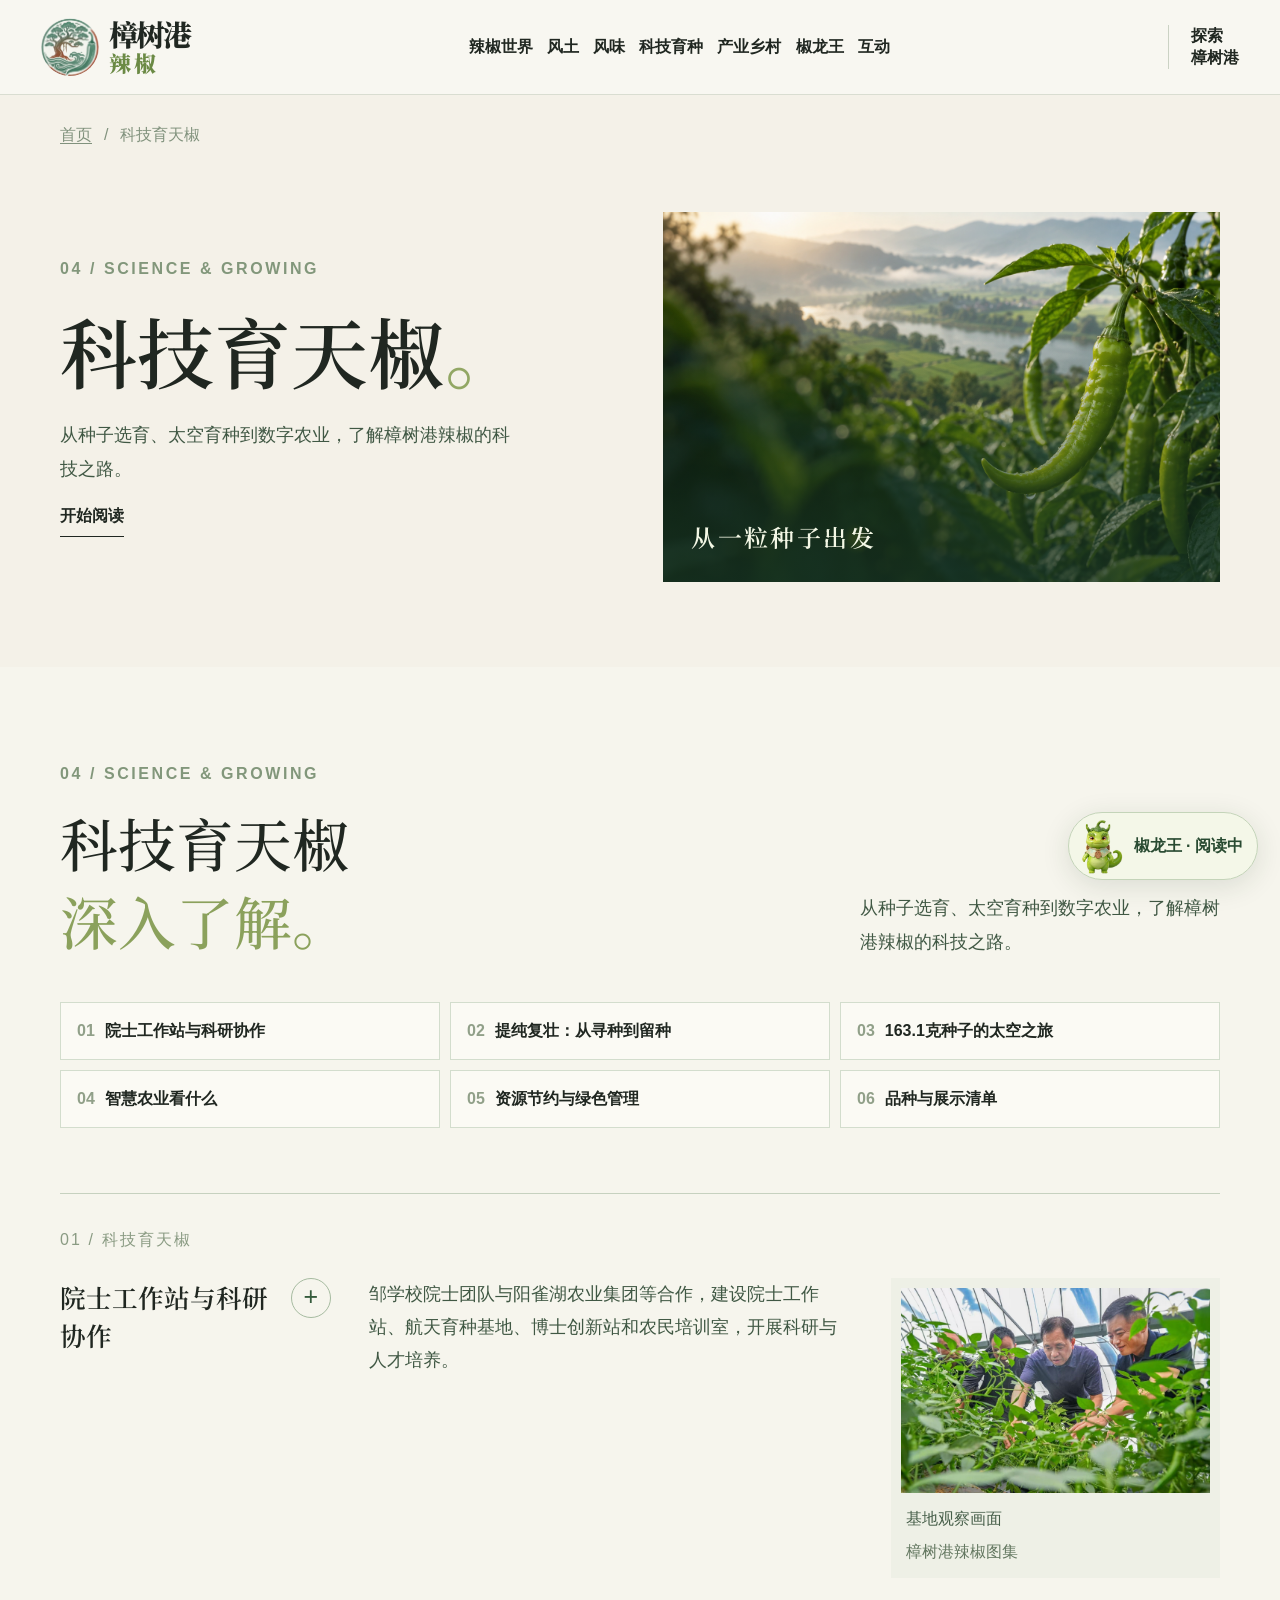
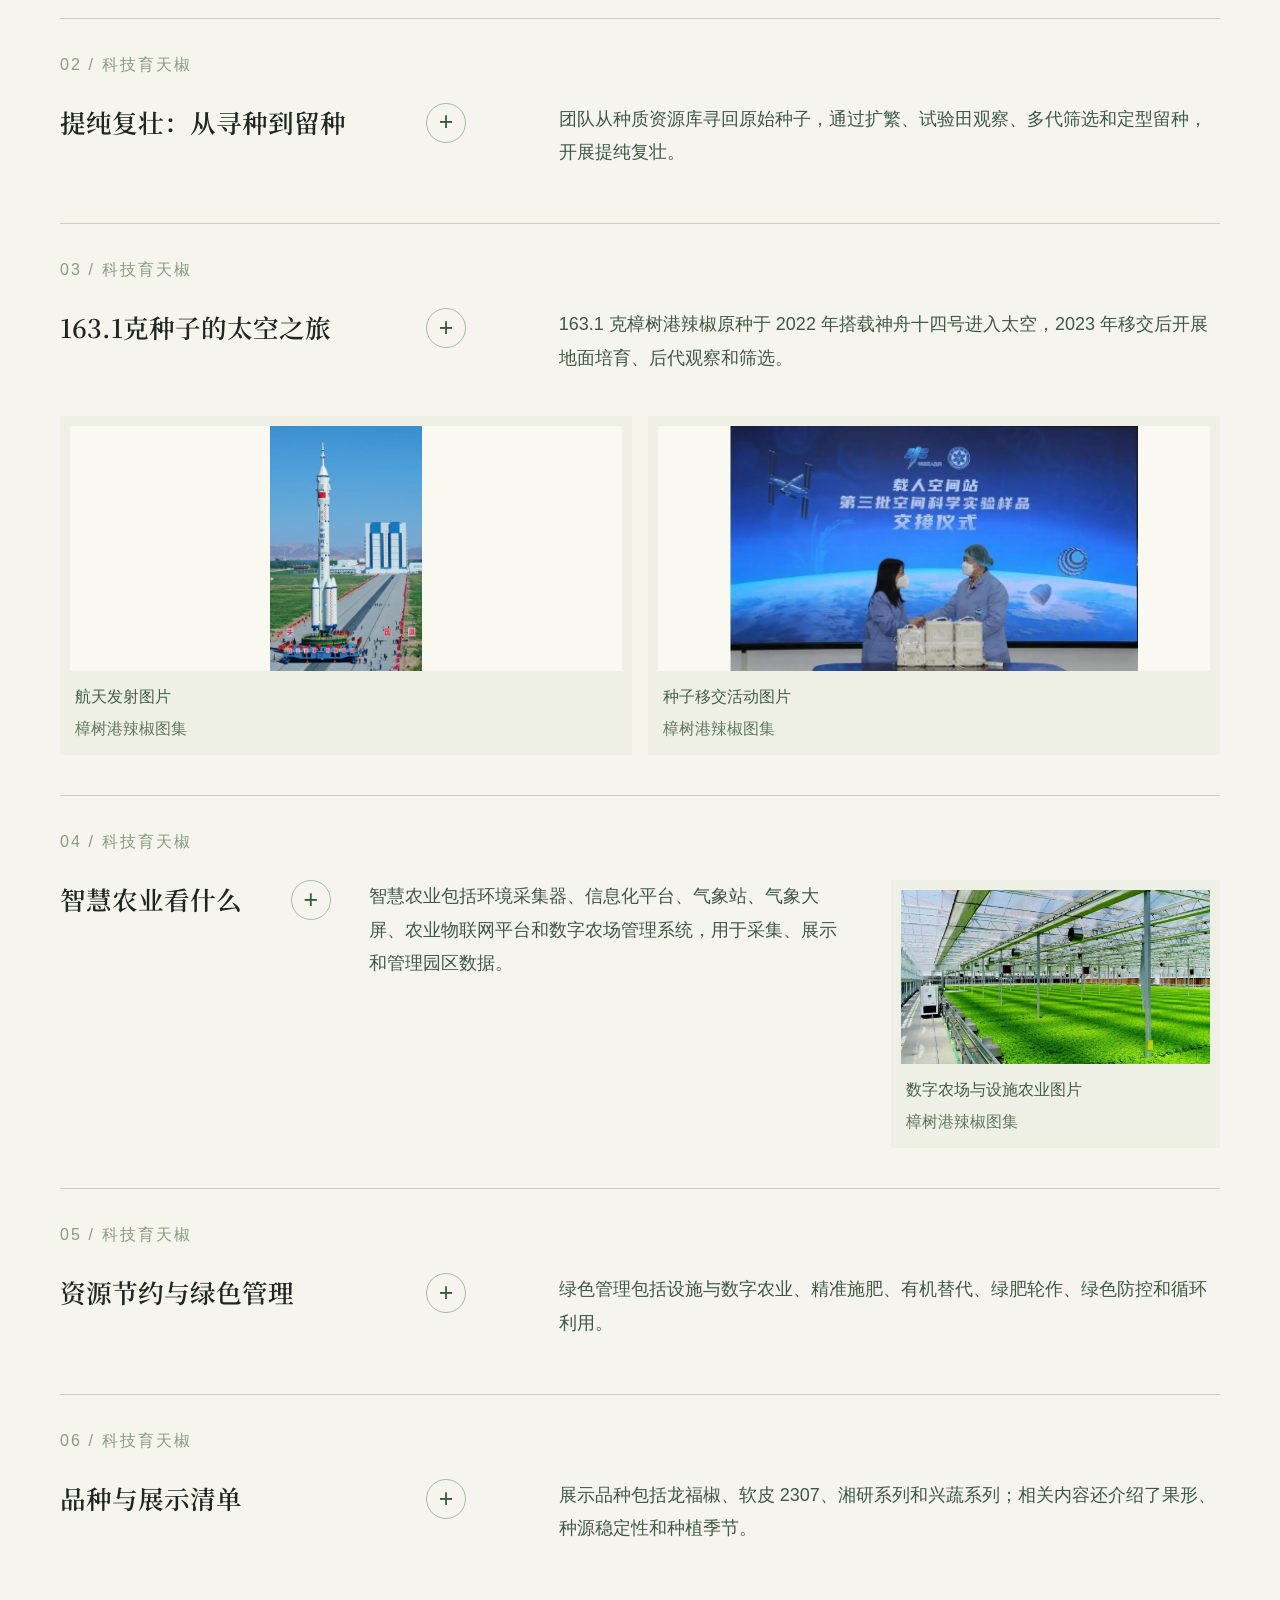
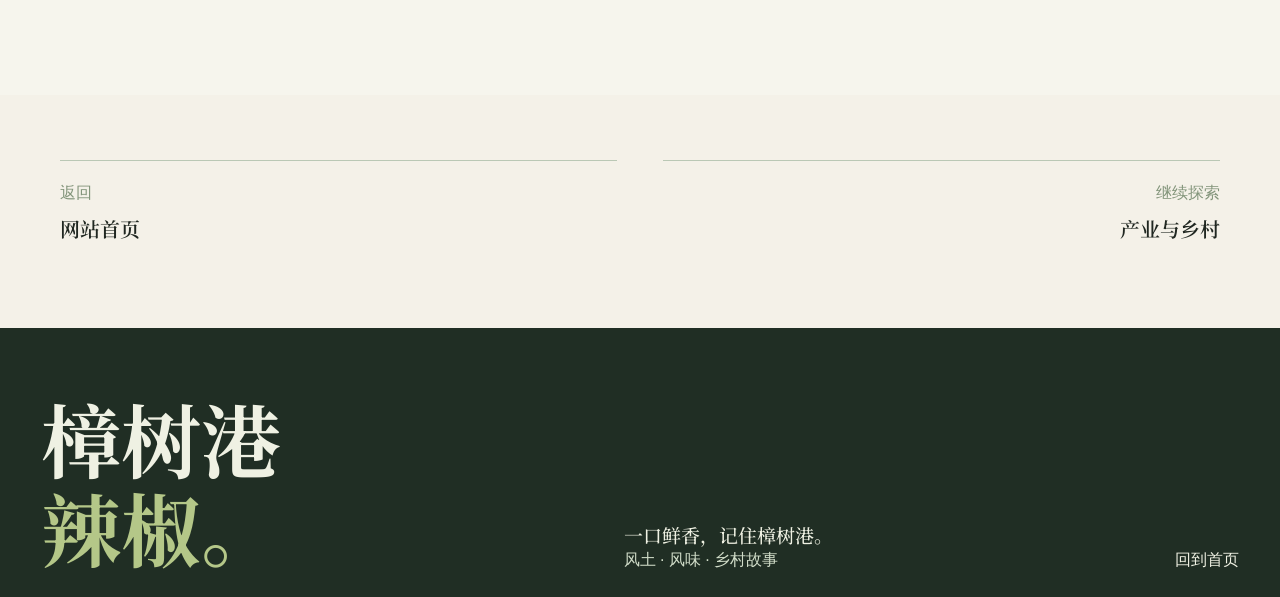
<file: technology.html>
<!DOCTYPE html><html lang="zh-CN"><head><meta charSet="utf-8"/><meta name="viewport" content="width=device-width, initial-scale=1"/><link rel="preload" href="/brand-logo.jpg" as="image"/><link rel="preload" as="image" href="/jiaolong-guide.png"/><link rel="stylesheet" href="/_next/static/chunks/03_590k8-8haw.css" data-precedence="next"/><link rel="preload" as="script" fetchPriority="low" href="/_next/static/chunks/2ua_85s1ldl8b.js"/><script src="/_next/static/chunks/11np77edd8ngr.js" async=""></script><script src="/_next/static/chunks/339w3n-pdzf7n.js" async=""></script><script src="/_next/static/chunks/turbopack-2rn9zxejf_00h.js" async=""></script><script src="/_next/static/chunks/3n0yj7zzhj4su.js" async=""></script><script src="/_next/static/chunks/2e7hbzs_zx36c.js" async=""></script><link rel="preload" href="/style.css?v=20261117a" as="style"/><link rel="preload" href="/redesign.css?v=20261117a" as="style"/><link rel="preload" href="/simulators.css?v=20261117a" as="style"/><link rel="preload" href="/pages.css?v=20261117a" as="style"/><link rel="preload" href="/editorial.css?v=20261117a" as="style"/><link rel="preload" href="/exhibits.css?v=20261117a" as="style"/><link rel="preload" href="/polish.css?v=20261117a" as="style"/><title>樟树港辣椒 · 一口鲜香，记住樟树港</title><meta name="description" content="跟着椒龙王认识樟树港辣椒的风土、风味与乡村故事。"/><link rel="stylesheet" href="/style.css?v=20261117a"/><link rel="stylesheet" href="/redesign.css?v=20261117a"/><link rel="stylesheet" href="/simulators.css?v=20261117a"/><link rel="stylesheet" href="/pages.css?v=20261117a"/><link rel="stylesheet" href="/editorial.css?v=20261117a"/><link rel="stylesheet" href="/exhibits.css?v=20261117a"/><link rel="stylesheet" href="/polish.css?v=20261117a"/><script src="/_next/static/chunks/0cz1d0mv5g_q7.js" noModule=""></script></head><body><div hidden=""><!--$--><!--/$--></div><header class="ed-header"><a href="/" class="ed-wordmark" aria-label="樟树港辣椒首页"><span class="brand-mark" aria-hidden="true"><img src="/brand-logo.jpg" alt=""/></span><span class="brand-word"><span>樟树港</span><b>辣椒</b></span></a><nav class="ed-nav" aria-label="主导航"><a href="/world.html">辣椒世界</a><a href="/origin.html">风土</a><a href="/flavour.html">风味</a><a href="/technology.html">科技育种</a><a href="/future.html">产业乡村</a><a href="/character.html">椒龙王</a><a href="/experience.html">互动</a></nav><details class="ed-mobile-menu"><summary>菜单 <span>＋</span></summary><nav aria-label="手机端导航"><a href="/">首页</a><a href="/world.html">辣椒世界<!-- --> </a><a href="/origin.html">风土<!-- --> </a><a href="/flavour.html">风味<!-- --> </a><a href="/technology.html">科技育种<!-- --> </a><a href="/future.html">产业乡村<!-- --> </a><a href="/character.html">椒龙王<!-- --> </a><a href="/experience.html">互动<!-- --> </a></nav></details><a class="ed-right" href="/experience.html">探索<br/>樟树港 </a></header><main class="module-page"><div class="breadcrumbs wrap"><a href="/">首页</a><span>/</span><span>科技育天椒</span></div><section class="reading-hero wrap"><div><span class="exhibit-kicker">04 / SCIENCE &amp; GROWING</span><h1>科技育天椒<span>。</span></h1><p>从种子选育、太空育种到数字农业，了解樟树港辣椒的科技之路。</p><a href="#deep">开始阅读 </a></div><div class="reading-art reading-art-technology"><span>从一粒种子出发</span></div></section><section class="exhibit-deep" id="deep"><div class="exhibit-wrap"><header class="exhibit-header"><div><span class="exhibit-kicker">04 / SCIENCE &amp; GROWING</span><h2>科技育天椒<br/><em>深入了解。</em></h2></div><p>从种子选育、太空育种到数字农业，了解樟树港辣椒的科技之路。</p></header><nav class="exhibit-index" aria-label="科技育天椒章节目录"><a href="#technology-0"><small>01</small>院士工作站与科研协作</a><a href="#technology-1"><small>02</small>提纯复壮：从寻种到留种</a><a href="#technology-2"><small>03</small>163.1克种子的太空之旅</a><a href="#technology-3"><small>04</small>智慧农业看什么</a><a href="#technology-4"><small>05</small>资源节约与绿色管理</a><a href="#technology-5"><small>06</small>品种与展示清单</a></nav><div class="exhibit-articles"><article class="exhibit-article has-single-figure" id="technology-0"><div class="exhibit-article-top"><span>01<!-- --> / <!-- -->科技育天椒</span></div><div class="exhibit-article-body"><div class="exhibit-title"><h3>院士工作站与科研协作</h3><button class="edition-toggle" type="button" aria-label="展开院士工作站与科研协作完整版" aria-expanded="false" aria-controls="technology-0-reading"><span aria-hidden="true">+</span></button></div><div class="exhibit-reading" id="technology-0-reading"><p>邹学校院士团队与阳雀湖农业集团等合作，建设院士工作站、航天育种基地、博士创新站和农民培训室，开展科研与人才培养。</p></div><div class="pdf-figure-grid"><figure class="pdf-figure"><img src="/pdf-figures/p62_00.jpg" alt="基地观察画面" loading="lazy"/><figcaption><span>基地观察画面</span><span>樟树港辣椒图集</span></figcaption></figure></div></div></article><article class="exhibit-article" id="technology-1"><div class="exhibit-article-top"><span>02<!-- --> / <!-- -->科技育天椒</span></div><div class="exhibit-article-body"><div class="exhibit-title"><h3>提纯复壮：从寻种到留种</h3><button class="edition-toggle" type="button" aria-label="展开提纯复壮：从寻种到留种完整版" aria-expanded="false" aria-controls="technology-1-reading"><span aria-hidden="true">+</span></button></div><div class="exhibit-reading" id="technology-1-reading"><p>团队从种质资源库寻回原始种子，通过扩繁、试验田观察、多代筛选和定型留种，开展提纯复壮。</p></div></div></article><article class="exhibit-article" id="technology-2"><div class="exhibit-article-top"><span>03<!-- --> / <!-- -->科技育天椒</span></div><div class="exhibit-article-body"><div class="exhibit-title"><h3>163.1克种子的太空之旅</h3><button class="edition-toggle" type="button" aria-label="展开163.1克种子的太空之旅完整版" aria-expanded="false" aria-controls="technology-2-reading"><span aria-hidden="true">+</span></button></div><div class="exhibit-reading" id="technology-2-reading"><p>163.1 克樟树港辣椒原种于 2022 年搭载神舟十四号进入太空，2023 年移交后开展地面培育、后代观察和筛选。</p></div></div><div class="pdf-figure-grid"><figure class="pdf-figure"><img src="/pdf-figures/p64_00.jpg" alt="航天发射图片" loading="lazy"/><figcaption><span>航天发射图片</span><span>樟树港辣椒图集</span></figcaption></figure><figure class="pdf-figure"><img src="/pdf-figures/p64_01.jpg" alt="种子移交活动图片" loading="lazy"/><figcaption><span>种子移交活动图片</span><span>樟树港辣椒图集</span></figcaption></figure></div></article><article class="exhibit-article has-single-figure" id="technology-3"><div class="exhibit-article-top"><span>04<!-- --> / <!-- -->科技育天椒</span></div><div class="exhibit-article-body"><div class="exhibit-title"><h3>智慧农业看什么</h3><button class="edition-toggle" type="button" aria-label="展开智慧农业看什么完整版" aria-expanded="false" aria-controls="technology-3-reading"><span aria-hidden="true">+</span></button></div><div class="exhibit-reading" id="technology-3-reading"><p>智慧农业包括环境采集器、信息化平台、气象站、气象大屏、农业物联网平台和数字农场管理系统，用于采集、展示和管理园区数据。</p></div><div class="pdf-figure-grid"><figure class="pdf-figure"><img src="/pdf-figures/p69_01.jpg" alt="数字农场与设施农业图片" loading="lazy"/><figcaption><span>数字农场与设施农业图片</span><span>樟树港辣椒图集</span></figcaption></figure></div></div></article><article class="exhibit-article" id="technology-4"><div class="exhibit-article-top"><span>05<!-- --> / <!-- -->科技育天椒</span></div><div class="exhibit-article-body"><div class="exhibit-title"><h3>资源节约与绿色管理</h3><button class="edition-toggle" type="button" aria-label="展开资源节约与绿色管理完整版" aria-expanded="false" aria-controls="technology-4-reading"><span aria-hidden="true">+</span></button></div><div class="exhibit-reading" id="technology-4-reading"><p>绿色管理包括设施与数字农业、精准施肥、有机替代、绿肥轮作、绿色防控和循环利用。</p></div></div></article><article class="exhibit-article" id="technology-5"><div class="exhibit-article-top"><span>06<!-- --> / <!-- -->科技育天椒</span></div><div class="exhibit-article-body"><div class="exhibit-title"><h3>品种与展示清单</h3><button class="edition-toggle" type="button" aria-label="展开品种与展示清单完整版" aria-expanded="false" aria-controls="technology-5-reading"><span aria-hidden="true">+</span></button></div><div class="exhibit-reading" id="technology-5-reading"><p>展示品种包括龙福椒、软皮 2307、湘研系列和兴蔬系列；相关内容还介绍了果形、种源稳定性和种植季节。</p></div></div></article></div></div></section><div class="module-bottom wrap"><a href="/"><small> 返回</small><strong>网站首页</strong></a><a href="/future.html"><small>继续探索 </small><strong>产业与乡村</strong></a></div></main><!--$--><!--/$--><aside class="pepper-guide" aria-label="椒龙王导览"><button type="button" class="guide-toggle" aria-expanded="false" aria-controls="guide-panel"><img src="/jiaolong-guide.png" alt=""/><span>椒龙王导览</span></button></aside><footer class="ed-footer"><div class="ed-footer-top"><div class="ed-footer-brand">樟树港<br/><span>辣椒。</span></div><div><p>一口鲜香，记住樟树港。</p><span>风土 · 风味 · 乡村故事</span></div><a href="/">回到首页 </a></div></footer><script src="/_next/static/chunks/2ua_85s1ldl8b.js" id="_R_" async=""></script><script>(self.__next_f=self.__next_f||[]).push([0])</script><script>self.__next_f.push([1,"1:\"$Sreact.fragment\"\n2:I[20818,[\"/_next/static/chunks/3n0yj7zzhj4su.js\"],\"default\"]\n3:I[83566,[\"/_next/static/chunks/3n0yj7zzhj4su.js\"],\"default\"]\n4:I[3867,[\"/_next/static/chunks/3n0yj7zzhj4su.js\"],\"PepperGuide\"]\na:I[81585,[\"/_next/static/chunks/3n0yj7zzhj4su.js\"],\"default\",1]\n:HL[\"/_next/static/chunks/03_590k8-8haw.css\",\"style\"]\n:HL[\"/style.css?v=20261117a\",\"style\"]\n:HL[\"/redesign.css?v=20261117a\",\"style\"]\n:HL[\"/simulators.css?v=20261117a\",\"style\"]\n:HL[\"/pages.css?v=20261117a\",\"style\"]\n:HL[\"/editorial.css?v=20261117a\",\"style\"]\n:HL[\"/exhibits.css?v=20261117a\",\"style\"]\n:HL[\"/polish.css?v=20261117a\",\"style\"]\n:HL[\"/brand-logo.jpg\",\"image\"]\n8:X\n0:{\"P\":null,\"c\":[\"\",\"technology\"],\"q\":\"\",\"i\":false,\"f\":[[[\"\",{\"children\":[\"technology\",{\"children\":[\"__PAGE__\",{},\"$undefined\",\"$undefined\",4608]},\"$undefined\",\"$undefined\",4608]},\"$undefined\",\"$undefined\",4624],[[\"$\",\"$1\",\"c\",{\"children\":[[[\"$\",\"link\",\"0\",{\"rel\":\"stylesheet\",\"href\":\"/_next/static/chunks/03_590k8-8haw.css\",\"precedence\":\"next\",\"crossOrigin\":\"$undefined\",\"nonce\":\"$undefined\"}],[\"$\",\"script\",\"script-0\",{\"src\":\"/_next/static/chunks/3n0yj7zzhj4su.js\",\"async\":true,\"nonce\":\"$undefined\"}]],[\"$\",\"html\",null,{\"lang\":\"zh-CN\",\"children\":[[\"$\",\"head\",null,{\"children\":[[\"$\",\"link\",null,{\"rel\":\"stylesheet\",\"href\":\"/style.css?v=20261117a\"}],[\"$\",\"link\",null,{\"rel\":\"stylesheet\",\"href\":\"/redesign.css?v=20261117a\"}],[\"$\",\"link\",null,{\"rel\":\"stylesheet\",\"href\":\"/simulators.css?v=20261117a\"}],[\"$\",\"link\",null,{\"rel\":\"stylesheet\",\"href\":\"/pages.css?v=20261117a\"}],[\"$\",\"link\",null,{\"rel\":\"stylesheet\",\"href\":\"/editorial.css?v=20261117a\"}],[\"$\",\"link\",null,{\"rel\":\"stylesheet\",\"href\":\"/exhibits.css?v=20261117a\"}],[\"$\",\"link\",null,{\"rel\":\"stylesheet\",\"href\":\"/polish.css?v=20261117a\"}]]}],[\"$\",\"body\",null,{\"children\":[[\"$\",\"header\",null,{\"className\":\"ed-header\",\"children\":[[\"$\",\"a\",null,{\"href\":\"/\",\"className\":\"ed-wordmark\",\"aria-label\":\"樟树港辣椒首页\",\"children\":[[\"$\",\"span\",null,{\"className\":\"brand-mark\",\"aria-hidden\":\"true\",\"children\":[\"$\",\"img\",null,{\"src\":\"/brand-logo.jpg\",\"alt\":\"\"}]}],[\"$\",\"span\",null,{\"className\":\"brand-word\",\"children\":[[\"$\",\"span\",null,{\"children\":\"樟树港\"}],[\"$\",\"b\",null,{\"children\":\"辣椒\"}]]}]]}],[\"$\",\"nav\",null,{\"className\":\"ed-nav\",\"aria-label\":\"主导航\",\"children\":[[\"$\",\"a\",\"/world.html\",{\"href\":\"/world.html\",\"children\":\"辣椒世界\"}],[\"$\",\"a\",\"/origin.html\",{\"href\":\"/origin.html\",\"children\":\"风土\"}],[\"$\",\"a\",\"/flavour.html\",{\"href\":\"/flavour.html\",\"children\":\"风味\"}],[\"$\",\"a\",\"/technology.html\",{\"href\":\"/technology.html\",\"children\":\"科技育种\"}],[\"$\",\"a\",\"/future.html\",{\"href\":\"/future.html\",\"children\":\"产业乡村\"}],[\"$\",\"a\",\"/character.html\",{\"href\":\"/character.html\",\"children\":\"椒龙王\"}],[\"$\",\"a\",\"/experience.html\",{\"href\":\"/experience.html\",\"children\":\"互动\"}]]}],[\"$\",\"details\",null,{\"className\":\"ed-mobile-menu\",\"children\":[[\"$\",\"summary\",null,{\"children\":[\"菜单 \",[\"$\",\"span\",null,{\"children\":\"＋\"}]]}],[\"$\",\"nav\",null,{\"aria-label\":\"手机端导航\",\"children\":[[\"$\",\"a\",null,{\"href\":\"/\",\"children\":\"首页\"}],[[\"$\",\"a\",\"/world.html\",{\"href\":\"/world.html\",\"children\":[\"辣椒世界\",\" \"]}],[\"$\",\"a\",\"/origin.html\",{\"href\":\"/origin.html\",\"children\":[\"风土\",\" \"]}],[\"$\",\"a\",\"/flavour.html\",{\"href\":\"/flavour.html\",\"children\":[\"风味\",\" \"]}],[\"$\",\"a\",\"/technology.html\",{\"href\":\"/technology.html\",\"children\":[\"科技育种\",\" \"]}],[\"$\",\"a\",\"/future.html\",{\"href\":\"/future.html\",\"children\":[\"产业乡村\",\" \"]}],[\"$\",\"a\",\"/character.html\",{\"href\":\"/character.html\",\"children\":[\"椒龙王\",\" \"]}],[\"$\",\"a\",\"/experience.html\",{\"href\":\"/experience.html\",\"children\":[\"互动\",\" \"]}]]]}]]}],[\"$\",\"a\",null,{\"className\":\"ed-right\",\"href\":\"/experience.html\",\"children\":[\"探索\",[\"$\",\"br\",null,{}],\"樟树港 \"]}]]}],[\"$\",\"$L2\",null,{\"parallelRouterKey\":\"children\",\"error\":\"$undefined\",\"errorStyles\":\"$undefined\",\"errorScripts\":\"$undefined\",\"template\":[\"$\",\"$L3\",null,{}],\"templateStyles\":\"$undefined\",\"templateScripts\":\"$undefined\",\"notFound\":[[[\"$\",\"title\",null,{\"children\":\"404: This page could not be found.\"}],[\"$\",\"div\",null,{\"style\":{\"fontFamily\":\"system-ui,\\\"Segoe UI\\\",Roboto,Helvetica,Arial,sans-serif,\\\"Apple Color Emoji\\\",\\\"Segoe UI Emoji\\\"\",\"height\":\"100vh\",\"textAlign\":\"center\",\"display\":\"flex\",\"flexDirection\":\"column\",\"alignItems\":\"center\",\"justifyContent\":\"center\"},\"children\":[\"$\",\"div\",null,{\"children\":[[\"$\",\"style\",null,{\"dangerouslySetInnerHTML\":{\"__html\":\"body{color:#000;background:#fff;margin:0}.next-error-h1{border-right:1px solid rgba(0,0,0,.3)}@media (prefers-color-scheme:dark){body{color:#fff;background:#000}.next-error-h1{border-right:1px solid rgba(255,255,255,.3)}}\"}}],[\"$\",\"h1\",null,{\"className\":\"next-error-h1\",\"style\":{\"display\":\"inline-block\",\"margin\":\"0 20px 0 0\",\"padding\":\"0 23px 0 0\",\"fontSize\":24,\"fontWeight\":500,\"verticalAlign\":\"top\",\"lineHeight\":\"49px\"},\"children\":404}],[\"$\",\"div\",null,{\"style\":{\"display\":\"inline-block\"},\"children\":[\"$\",\"h2\",null,{\"style\":{\"fontSize\":14,\"fontWeight\":400,\"lineHeight\":\"49px\",\"margin\":0},\"children\":\"This page could not be found.\"}]}]]}]}]],[]],\"forbidden\":\"$undefined\",\"unauthorized\":\"$undefined\"}],[\"$\",\"$L4\",null,{}],[\"$\",\"footer\",null,{\"className\":\"ed-footer\",\"children\":[\"$\",\"div\",null,{\"className\":\"ed-footer-top\",\"children\":[[\"$\",\"div\",null,{\"className\":\"ed-footer-brand\",\"children\":[\"樟树港\",[\"$\",\"br\",null,{}],[\"$\",\"span\",null,{\"children\":\"辣椒。\"}]]}],[\"$\",\"div\",null,{\"children\":[[\"$\",\"p\",null,{\"children\":\"一口鲜香，记住樟树港。\"}],[\"$\",\"span\",null,{\"children\":\"风土 · 风味 · 乡村故事\"}]]}],[\"$\",\"a\",null,{\"href\":\"/\",\"children\":\"回到首页 \"}]]}]}]]}]]}]]}],{\"children\":[[\"$\",\"$1\",\"c\",{\"children\":[null,[\"$\",\"$L2\",null,{\"parallelRouterKey\":\"children\",\"error\":\"$undefined\",\"errorStyles\":\"$undefined\",\"errorScripts\":\"$undefined\",\"template\":[\"$\",\"$L3\",null,{}],\"templateStyles\":\"$undefined\",\"templateScripts\":\"$undefined\",\"notFound\":\"$undefined\",\"forbidden\":\"$undefined\",\"unauthorized\":\"$undefined\"}]]}],{\"children\":[[\"$\",\"$1\",\"c\",{\"children\":[\"$L5\",[\"$L6\"],\"$L7\"]}],{},null,false,null]},null,false,\"$8\"]},null,false,null],\"$L9\",false]],\"m\":\"$undefined\",\"G\":[\"$a\",[\"$Lb\"]],\"S\":true,\"h\":null,\"r\":\"$undefined\",\"s\":\"$undefined\",\"a\":\"$undefined\",\"l\":\"$undefined\",\"p\":\"$undefined\",\"d\":\"$undefined\",\"b\":\"IbnwbFf4PKa3Nwp7CaNJi\"}\nc:I[46150,[\"/_next/static/chunks/3n0yj7zzhj4su.js\",\"/_next/static/chunks/2e7hbzs_zx36c.js\"],\"ExhibitDetails\"]\nd:I[63521,[\"/_next/static/chunks/3n0yj7zzhj4su.js\"],\"OutletBoundary\"]\ne:\"$Sreact.suspense\"\n10:I[63521,[\"/_next/static/chunks/3n0yj7zzhj4su.js\"],\"ViewportBoundary\"]\n12:I[63521,[\"/_next/static/chunks/3n0yj7zzhj4su.js\"],\"MetadataBoundary\"]\n5:[\"$\",\"main\",null,{\"className\":\"module-page\",\"children\":[[\"$\",\"div\",null,{\"className\":\"breadcrumbs wrap\",\"children\":[[\"$\",\"a\",null,{\"href\":\"/\",\"children\":\"首页\"}],[\"$\",\"span\",null,{\"children\":\"/\"}],[\"$\",\"span\",null,{\"children\":\"科技育天椒\"}]]}],[\"$\",\"section\",null,{\"className\":\"reading-hero wrap\",\"children\":[[\"$\",\"div\",null,{\"children\":[[\"$\",\"span\",null,{\"className\":\"exhibit-kicker\",\"children\":\"04 / SCIENCE \u0026 GROWING\"}],[\"$\",\"h1\",null,{\"children\":[\"科技育天椒\",[\"$\",\"span\",null,{\"children\":\"。\"}]]}],[\"$\",\"p\",null,{\"children\":\"从种子选育、太空育种到数字农业，了解樟树港辣椒的科技之路。\"}],[\"$\",\"a\",null,{\"href\":\"#deep\",\"children\":\"开始阅读 \"}]]}],[\"$\",\"div\",null,{\"className\":\"reading-art reading-art-technology\",\"children\":[\"$\",\"span\",null,{\"children\":\"从一粒种子出发\"}]}]]}],[\"$\",\"$Lc\",null,{\"id\":\"technology\"}],[\"$\",\"div\",null,{\"className\":\"module-bottom wrap\",\"children\":[[\"$\",\"a\",null,{\"href\":\"/\",\"children\":[[\"$\",\"small\",null,{\"children\":\" 返回\"}],[\"$\",\"strong\",null,{\"children\":\"网站首页\"}]]}],[\"$\",\"a\",null,{\"href\":\"/future.html\",\"children\":[[\"$\",\"small\",null,{\"children\":\"继续探索 \"}],[\"$\",\"strong\",null,{\"children\":\"产业与乡村\"}]]}]]}]]}]\n6:[\"$\",\"script\",\"script-0\",{\"src\":\"/_next/static/chunks/2e7hbzs_zx36c.js\",\"async\":true,\"nonce\":\"$undefined\"}]\n7:[\"$\",\"$Ld\",null,{\"children\":[\"$\",\"$e\",null,{\"name\":\"Next.MetadataOutlet\",\"children\":\"$@f\"}]}]\n9:[\"$\",\"$1\",\"h\",{\"children\":[null,[\"$\",\"$L10\",null,{\"children\":\"$L11\"}],[\"$\",\"div\",null,{\"hidden\":true,\"children\":[\"$\",\"$L12\",null,{\"children\":[\"$\",\"$e\",null,{\"name\":\"Next.Metadata\",\"children\":\"$L13\"}]}]}],null]}]\nb:[\"$\",\"link\",\"0\",{\"rel\":\"stylesheet\",\"href\":\"/_next/static/chunks/03_590k8-8haw.css\",\"precedence\":\"next\",\"crossOrigin\":\"$undefined\",\"nonce\":\"$undefined\"}]\n8:C\n11:[[\"$\",\"meta\",\"0\",{\"charSet\":\"utf-8\"}],[\"$\",\"meta\",\"1\",{\"name\":\"viewport\",\"content\":\"width=device-width, initial-scale=1\"}]]\nf:null\n13:[[\"$\",\"title\",\"0\",{\"children\":\"樟树港辣椒 · 一口鲜香，记住樟树港\"}],[\"$\",\"meta\",\"1\",{\"name\":\"description\",\"content\":\"跟着椒龙王认识樟树港辣椒的风土、风味与乡村故事。\"}]]\n"])</script></body></html>
</file>
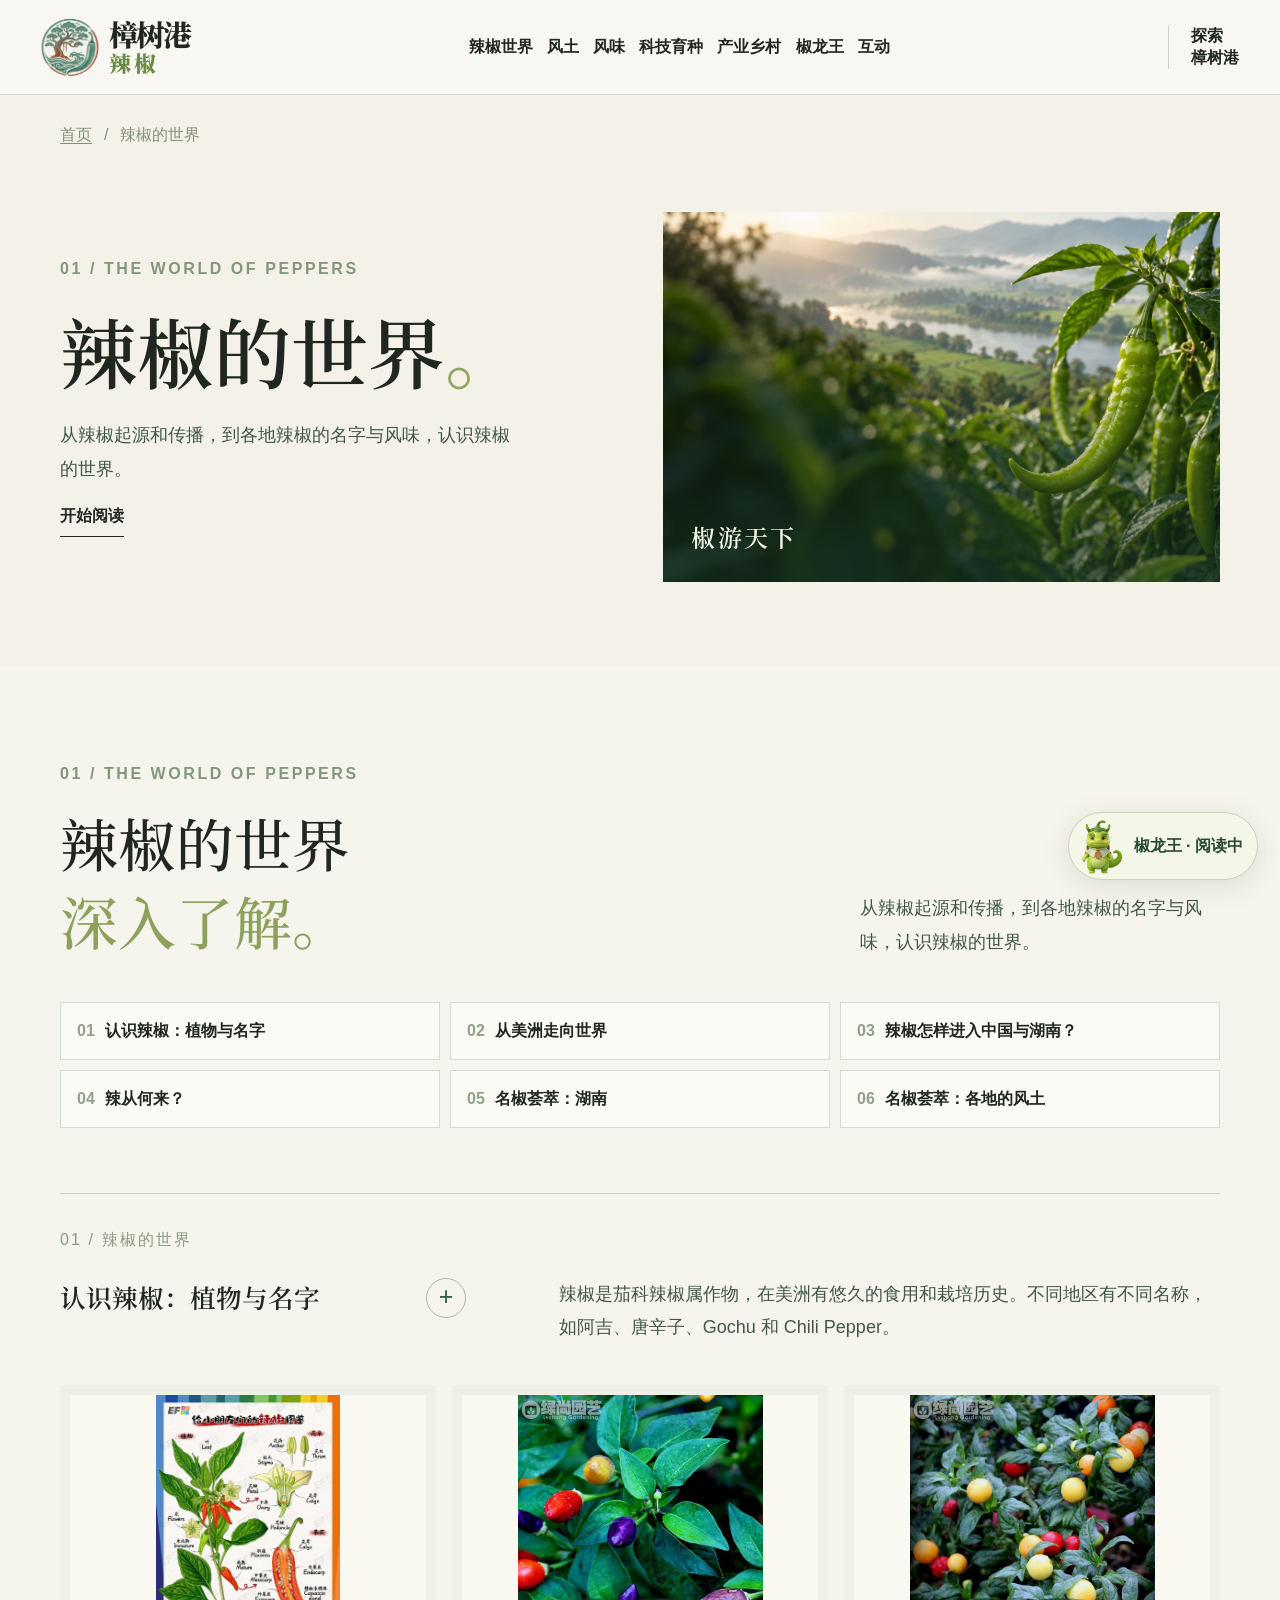
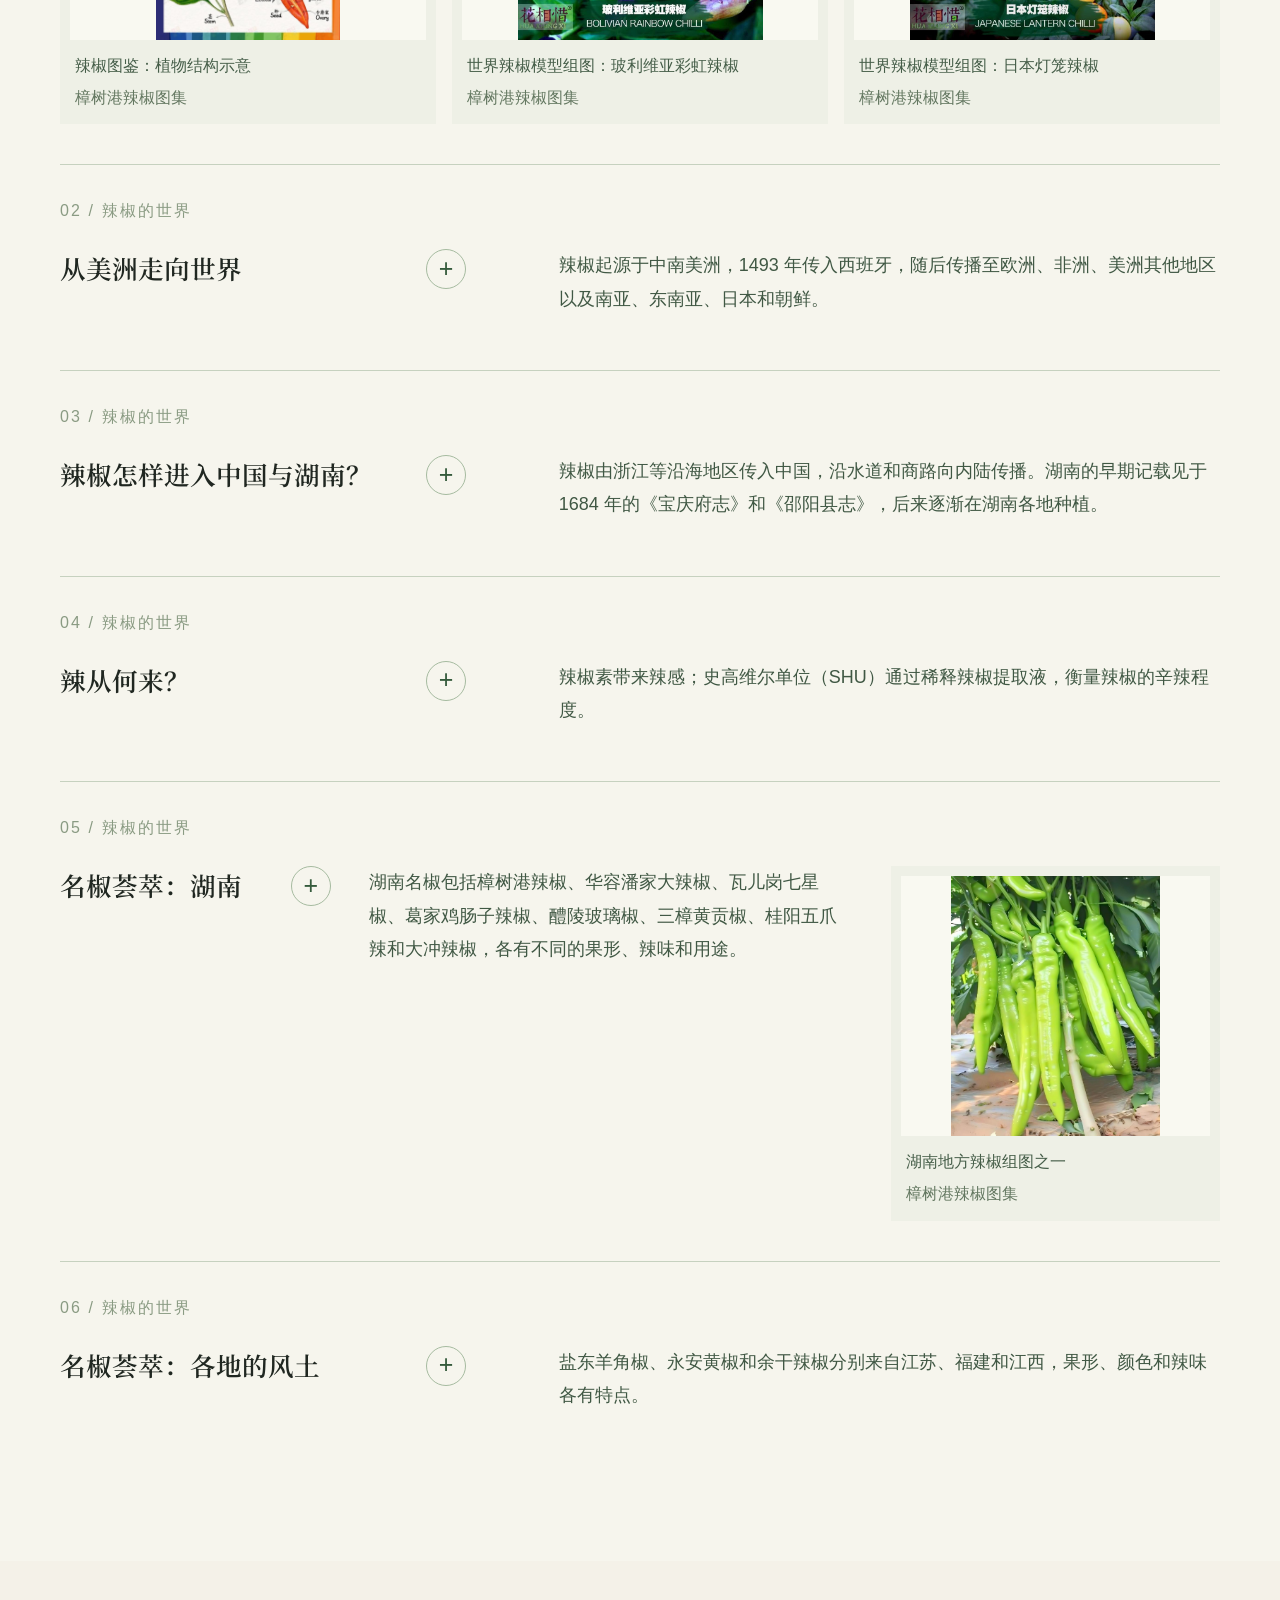
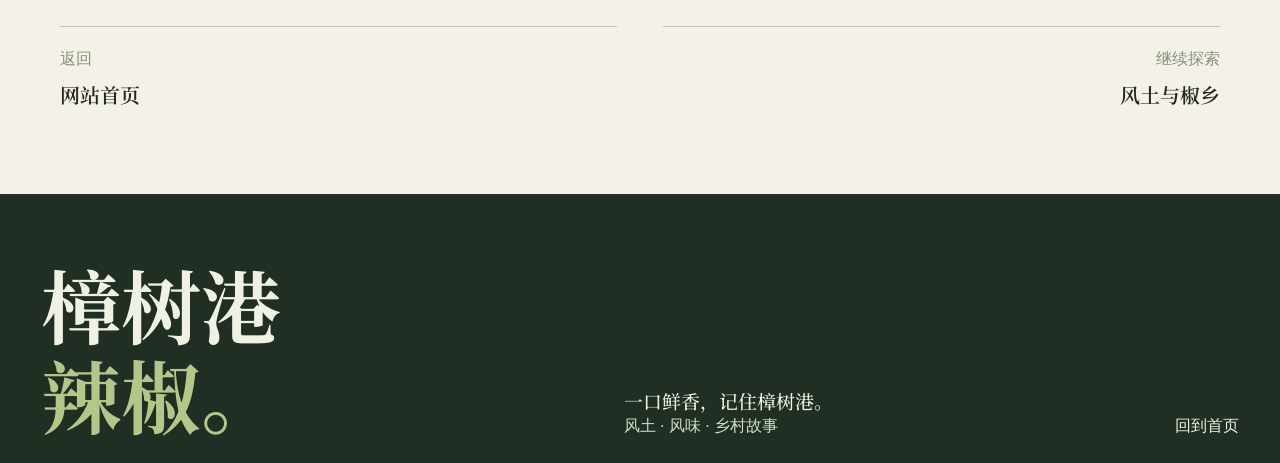
<file: world.html>
<!DOCTYPE html><html lang="zh-CN"><head><meta charSet="utf-8"/><meta name="viewport" content="width=device-width, initial-scale=1"/><link rel="preload" href="/brand-logo.jpg" as="image"/><link rel="preload" as="image" href="/jiaolong-guide.png"/><link rel="stylesheet" href="/_next/static/chunks/03_590k8-8haw.css" data-precedence="next"/><link rel="preload" as="script" fetchPriority="low" href="/_next/static/chunks/2ua_85s1ldl8b.js"/><script src="/_next/static/chunks/11np77edd8ngr.js" async=""></script><script src="/_next/static/chunks/339w3n-pdzf7n.js" async=""></script><script src="/_next/static/chunks/turbopack-2rn9zxejf_00h.js" async=""></script><script src="/_next/static/chunks/3n0yj7zzhj4su.js" async=""></script><script src="/_next/static/chunks/2e7hbzs_zx36c.js" async=""></script><link rel="preload" href="/style.css?v=20261117a" as="style"/><link rel="preload" href="/redesign.css?v=20261117a" as="style"/><link rel="preload" href="/simulators.css?v=20261117a" as="style"/><link rel="preload" href="/pages.css?v=20261117a" as="style"/><link rel="preload" href="/editorial.css?v=20261117a" as="style"/><link rel="preload" href="/exhibits.css?v=20261117a" as="style"/><link rel="preload" href="/polish.css?v=20261117a" as="style"/><title>樟树港辣椒 · 一口鲜香，记住樟树港</title><meta name="description" content="跟着椒龙王认识樟树港辣椒的风土、风味与乡村故事。"/><link rel="stylesheet" href="/style.css?v=20261117a"/><link rel="stylesheet" href="/redesign.css?v=20261117a"/><link rel="stylesheet" href="/simulators.css?v=20261117a"/><link rel="stylesheet" href="/pages.css?v=20261117a"/><link rel="stylesheet" href="/editorial.css?v=20261117a"/><link rel="stylesheet" href="/exhibits.css?v=20261117a"/><link rel="stylesheet" href="/polish.css?v=20261117a"/><script src="/_next/static/chunks/0cz1d0mv5g_q7.js" noModule=""></script></head><body><div hidden=""><!--$--><!--/$--></div><header class="ed-header"><a href="/" class="ed-wordmark" aria-label="樟树港辣椒首页"><span class="brand-mark" aria-hidden="true"><img src="/brand-logo.jpg" alt=""/></span><span class="brand-word"><span>樟树港</span><b>辣椒</b></span></a><nav class="ed-nav" aria-label="主导航"><a href="/world.html">辣椒世界</a><a href="/origin.html">风土</a><a href="/flavour.html">风味</a><a href="/technology.html">科技育种</a><a href="/future.html">产业乡村</a><a href="/character.html">椒龙王</a><a href="/experience.html">互动</a></nav><details class="ed-mobile-menu"><summary>菜单 <span>＋</span></summary><nav aria-label="手机端导航"><a href="/">首页</a><a href="/world.html">辣椒世界<!-- --> </a><a href="/origin.html">风土<!-- --> </a><a href="/flavour.html">风味<!-- --> </a><a href="/technology.html">科技育种<!-- --> </a><a href="/future.html">产业乡村<!-- --> </a><a href="/character.html">椒龙王<!-- --> </a><a href="/experience.html">互动<!-- --> </a></nav></details><a class="ed-right" href="/experience.html">探索<br/>樟树港 </a></header><main class="module-page"><div class="breadcrumbs wrap"><a href="/">首页</a><span>/</span><span>辣椒的世界</span></div><section class="reading-hero wrap"><div><span class="exhibit-kicker">01 / THE WORLD OF PEPPERS</span><h1>辣椒的世界<span>。</span></h1><p>从辣椒起源和传播，到各地辣椒的名字与风味，认识辣椒的世界。</p><a href="#deep">开始阅读 </a></div><div class="reading-art reading-art-world"><span>椒游天下</span></div></section><section class="exhibit-deep" id="deep"><div class="exhibit-wrap"><header class="exhibit-header"><div><span class="exhibit-kicker">01 / THE WORLD OF PEPPERS</span><h2>辣椒的世界<br/><em>深入了解。</em></h2></div><p>从辣椒起源和传播，到各地辣椒的名字与风味，认识辣椒的世界。</p></header><nav class="exhibit-index" aria-label="辣椒的世界章节目录"><a href="#world-0"><small>01</small>认识辣椒：植物与名字</a><a href="#world-1"><small>02</small>从美洲走向世界</a><a href="#world-2"><small>03</small>辣椒怎样进入中国与湖南？</a><a href="#world-3"><small>04</small>辣从何来？</a><a href="#world-4"><small>05</small>名椒荟萃：湖南</a><a href="#world-5"><small>06</small>名椒荟萃：各地的风土</a></nav><div class="exhibit-articles"><article class="exhibit-article" id="world-0"><div class="exhibit-article-top"><span>01<!-- --> / <!-- -->辣椒的世界</span></div><div class="exhibit-article-body"><div class="exhibit-title"><h3>认识辣椒：植物与名字</h3><button class="edition-toggle" type="button" aria-label="展开认识辣椒：植物与名字完整版" aria-expanded="false" aria-controls="world-0-reading"><span aria-hidden="true">+</span></button></div><div class="exhibit-reading" id="world-0-reading"><p>辣椒是茄科辣椒属作物，在美洲有悠久的食用和栽培历史。不同地区有不同名称，如阿吉、唐辛子、Gochu 和 Chili Pepper。</p></div></div><div class="pdf-figure-grid"><figure class="pdf-figure"><img src="/pdf-figures/p06_00.jpg" alt="辣椒图鉴：植物结构示意" loading="lazy"/><figcaption><span>辣椒图鉴：植物结构示意</span><span>樟树港辣椒图集</span></figcaption></figure><figure class="pdf-figure"><img src="/pdf-figures/p14_02.jpg" alt="世界辣椒模型组图：玻利维亚彩虹辣椒" loading="lazy"/><figcaption><span>世界辣椒模型组图：玻利维亚彩虹辣椒</span><span>樟树港辣椒图集</span></figcaption></figure><figure class="pdf-figure"><img src="/pdf-figures/p14_03.jpg" alt="世界辣椒模型组图：日本灯笼辣椒" loading="lazy"/><figcaption><span>世界辣椒模型组图：日本灯笼辣椒</span><span>樟树港辣椒图集</span></figcaption></figure></div></article><article class="exhibit-article" id="world-1"><div class="exhibit-article-top"><span>02<!-- --> / <!-- -->辣椒的世界</span></div><div class="exhibit-article-body"><div class="exhibit-title"><h3>从美洲走向世界</h3><button class="edition-toggle" type="button" aria-label="展开从美洲走向世界完整版" aria-expanded="false" aria-controls="world-1-reading"><span aria-hidden="true">+</span></button></div><div class="exhibit-reading" id="world-1-reading"><p>辣椒起源于中南美洲，1493 年传入西班牙，随后传播至欧洲、非洲、美洲其他地区以及南亚、东南亚、日本和朝鲜。</p></div></div></article><article class="exhibit-article" id="world-2"><div class="exhibit-article-top"><span>03<!-- --> / <!-- -->辣椒的世界</span></div><div class="exhibit-article-body"><div class="exhibit-title"><h3>辣椒怎样进入中国与湖南？</h3><button class="edition-toggle" type="button" aria-label="展开辣椒怎样进入中国与湖南？完整版" aria-expanded="false" aria-controls="world-2-reading"><span aria-hidden="true">+</span></button></div><div class="exhibit-reading" id="world-2-reading"><p>辣椒由浙江等沿海地区传入中国，沿水道和商路向内陆传播。湖南的早期记载见于 1684 年的《宝庆府志》和《邵阳县志》，后来逐渐在湖南各地种植。</p></div></div></article><article class="exhibit-article" id="world-3"><div class="exhibit-article-top"><span>04<!-- --> / <!-- -->辣椒的世界</span></div><div class="exhibit-article-body"><div class="exhibit-title"><h3>辣从何来？</h3><button class="edition-toggle" type="button" aria-label="展开辣从何来？完整版" aria-expanded="false" aria-controls="world-3-reading"><span aria-hidden="true">+</span></button></div><div class="exhibit-reading" id="world-3-reading"><p>辣椒素带来辣感；史高维尔单位（SHU）通过稀释辣椒提取液，衡量辣椒的辛辣程度。</p></div></div></article><article class="exhibit-article has-single-figure" id="world-4"><div class="exhibit-article-top"><span>05<!-- --> / <!-- -->辣椒的世界</span></div><div class="exhibit-article-body"><div class="exhibit-title"><h3>名椒荟萃：湖南</h3><button class="edition-toggle" type="button" aria-label="展开名椒荟萃：湖南完整版" aria-expanded="false" aria-controls="world-4-reading"><span aria-hidden="true">+</span></button></div><div class="exhibit-reading" id="world-4-reading"><p>湖南名椒包括樟树港辣椒、华容潘家大辣椒、瓦儿岗七星椒、葛家鸡肠子辣椒、醴陵玻璃椒、三樟黄贡椒、桂阳五爪辣和大冲辣椒，各有不同的果形、辣味和用途。</p></div><div class="pdf-figure-grid"><figure class="pdf-figure"><img src="/pdf-figures/p30_03.jpg" alt="湖南地方辣椒组图之一" loading="lazy"/><figcaption><span>湖南地方辣椒组图之一</span><span>樟树港辣椒图集</span></figcaption></figure></div></div></article><article class="exhibit-article" id="world-5"><div class="exhibit-article-top"><span>06<!-- --> / <!-- -->辣椒的世界</span></div><div class="exhibit-article-body"><div class="exhibit-title"><h3>名椒荟萃：各地的风土</h3><button class="edition-toggle" type="button" aria-label="展开名椒荟萃：各地的风土完整版" aria-expanded="false" aria-controls="world-5-reading"><span aria-hidden="true">+</span></button></div><div class="exhibit-reading" id="world-5-reading"><p>盐东羊角椒、永安黄椒和余干辣椒分别来自江苏、福建和江西，果形、颜色和辣味各有特点。</p></div></div></article></div></div></section><div class="module-bottom wrap"><a href="/"><small> 返回</small><strong>网站首页</strong></a><a href="/origin.html"><small>继续探索 </small><strong>风土与椒乡</strong></a></div></main><!--$--><!--/$--><aside class="pepper-guide" aria-label="椒龙王导览"><button type="button" class="guide-toggle" aria-expanded="false" aria-controls="guide-panel"><img src="/jiaolong-guide.png" alt=""/><span>椒龙王导览</span></button></aside><footer class="ed-footer"><div class="ed-footer-top"><div class="ed-footer-brand">樟树港<br/><span>辣椒。</span></div><div><p>一口鲜香，记住樟树港。</p><span>风土 · 风味 · 乡村故事</span></div><a href="/">回到首页 </a></div></footer><script src="/_next/static/chunks/2ua_85s1ldl8b.js" id="_R_" async=""></script><script>(self.__next_f=self.__next_f||[]).push([0])</script><script>self.__next_f.push([1,"1:\"$Sreact.fragment\"\n2:I[20818,[\"/_next/static/chunks/3n0yj7zzhj4su.js\"],\"default\"]\n3:I[83566,[\"/_next/static/chunks/3n0yj7zzhj4su.js\"],\"default\"]\n4:I[3867,[\"/_next/static/chunks/3n0yj7zzhj4su.js\"],\"PepperGuide\"]\nd:I[81585,[\"/_next/static/chunks/3n0yj7zzhj4su.js\"],\"default\",1]\n:HL[\"/_next/static/chunks/03_590k8-8haw.css\",\"style\"]\n:HL[\"/style.css?v=20261117a\",\"style\"]\n:HL[\"/redesign.css?v=20261117a\",\"style\"]\n:HL[\"/simulators.css?v=20261117a\",\"style\"]\n:HL[\"/pages.css?v=20261117a\",\"style\"]\n:HL[\"/editorial.css?v=20261117a\",\"style\"]\n:HL[\"/exhibits.css?v=20261117a\",\"style\"]\n:HL[\"/polish.css?v=20261117a\",\"style\"]\n:HL[\"/brand-logo.jpg\",\"image\"]\nb:X\n0:{\"P\":null,\"c\":[\"\",\"world\"],\"q\":\"\",\"i\":false,\"f\":[[[\"\",{\"children\":[\"world\",{\"children\":[\"__PAGE__\",{},\"$undefined\",\"$undefined\",4608]},\"$undefined\",\"$undefined\",4608]},\"$undefined\",\"$undefined\",4624],[[\"$\",\"$1\",\"c\",{\"children\":[[[\"$\",\"link\",\"0\",{\"rel\":\"stylesheet\",\"href\":\"/_next/static/chunks/03_590k8-8haw.css\",\"precedence\":\"next\",\"crossOrigin\":\"$undefined\",\"nonce\":\"$undefined\"}],[\"$\",\"script\",\"script-0\",{\"src\":\"/_next/static/chunks/3n0yj7zzhj4su.js\",\"async\":true,\"nonce\":\"$undefined\"}]],[\"$\",\"html\",null,{\"lang\":\"zh-CN\",\"children\":[[\"$\",\"head\",null,{\"children\":[[\"$\",\"link\",null,{\"rel\":\"stylesheet\",\"href\":\"/style.css?v=20261117a\"}],[\"$\",\"link\",null,{\"rel\":\"stylesheet\",\"href\":\"/redesign.css?v=20261117a\"}],[\"$\",\"link\",null,{\"rel\":\"stylesheet\",\"href\":\"/simulators.css?v=20261117a\"}],[\"$\",\"link\",null,{\"rel\":\"stylesheet\",\"href\":\"/pages.css?v=20261117a\"}],[\"$\",\"link\",null,{\"rel\":\"stylesheet\",\"href\":\"/editorial.css?v=20261117a\"}],[\"$\",\"link\",null,{\"rel\":\"stylesheet\",\"href\":\"/exhibits.css?v=20261117a\"}],[\"$\",\"link\",null,{\"rel\":\"stylesheet\",\"href\":\"/polish.css?v=20261117a\"}]]}],[\"$\",\"body\",null,{\"children\":[[\"$\",\"header\",null,{\"className\":\"ed-header\",\"children\":[[\"$\",\"a\",null,{\"href\":\"/\",\"className\":\"ed-wordmark\",\"aria-label\":\"樟树港辣椒首页\",\"children\":[[\"$\",\"span\",null,{\"className\":\"brand-mark\",\"aria-hidden\":\"true\",\"children\":[\"$\",\"img\",null,{\"src\":\"/brand-logo.jpg\",\"alt\":\"\"}]}],[\"$\",\"span\",null,{\"className\":\"brand-word\",\"children\":[[\"$\",\"span\",null,{\"children\":\"樟树港\"}],[\"$\",\"b\",null,{\"children\":\"辣椒\"}]]}]]}],[\"$\",\"nav\",null,{\"className\":\"ed-nav\",\"aria-label\":\"主导航\",\"children\":[[\"$\",\"a\",\"/world.html\",{\"href\":\"/world.html\",\"children\":\"辣椒世界\"}],[\"$\",\"a\",\"/origin.html\",{\"href\":\"/origin.html\",\"children\":\"风土\"}],[\"$\",\"a\",\"/flavour.html\",{\"href\":\"/flavour.html\",\"children\":\"风味\"}],[\"$\",\"a\",\"/technology.html\",{\"href\":\"/technology.html\",\"children\":\"科技育种\"}],[\"$\",\"a\",\"/future.html\",{\"href\":\"/future.html\",\"children\":\"产业乡村\"}],[\"$\",\"a\",\"/character.html\",{\"href\":\"/character.html\",\"children\":\"椒龙王\"}],[\"$\",\"a\",\"/experience.html\",{\"href\":\"/experience.html\",\"children\":\"互动\"}]]}],[\"$\",\"details\",null,{\"className\":\"ed-mobile-menu\",\"children\":[[\"$\",\"summary\",null,{\"children\":[\"菜单 \",[\"$\",\"span\",null,{\"children\":\"＋\"}]]}],[\"$\",\"nav\",null,{\"aria-label\":\"手机端导航\",\"children\":[[\"$\",\"a\",null,{\"href\":\"/\",\"children\":\"首页\"}],[[\"$\",\"a\",\"/world.html\",{\"href\":\"/world.html\",\"children\":[\"辣椒世界\",\" \"]}],[\"$\",\"a\",\"/origin.html\",{\"href\":\"/origin.html\",\"children\":[\"风土\",\" \"]}],[\"$\",\"a\",\"/flavour.html\",{\"href\":\"/flavour.html\",\"children\":[\"风味\",\" \"]}],[\"$\",\"a\",\"/technology.html\",{\"href\":\"/technology.html\",\"children\":[\"科技育种\",\" \"]}],[\"$\",\"a\",\"/future.html\",{\"href\":\"/future.html\",\"children\":[\"产业乡村\",\" \"]}],[\"$\",\"a\",\"/character.html\",{\"href\":\"/character.html\",\"children\":[\"椒龙王\",\" \"]}],[\"$\",\"a\",\"/experience.html\",{\"href\":\"/experience.html\",\"children\":[\"互动\",\" \"]}]]]}]]}],[\"$\",\"a\",null,{\"className\":\"ed-right\",\"href\":\"/experience.html\",\"children\":[\"探索\",[\"$\",\"br\",null,{}],\"樟树港 \"]}]]}],[\"$\",\"$L2\",null,{\"parallelRouterKey\":\"children\",\"error\":\"$undefined\",\"errorStyles\":\"$undefined\",\"errorScripts\":\"$undefined\",\"template\":[\"$\",\"$L3\",null,{}],\"templateStyles\":\"$undefined\",\"templateScripts\":\"$undefined\",\"notFound\":[[[\"$\",\"title\",null,{\"children\":\"404: This page could not be found.\"}],[\"$\",\"div\",null,{\"style\":{\"fontFamily\":\"system-ui,\\\"Segoe UI\\\",Roboto,Helvetica,Arial,sans-serif,\\\"Apple Color Emoji\\\",\\\"Segoe UI Emoji\\\"\",\"height\":\"100vh\",\"textAlign\":\"center\",\"display\":\"flex\",\"flexDirection\":\"column\",\"alignItems\":\"center\",\"justifyContent\":\"center\"},\"children\":[\"$\",\"div\",null,{\"children\":[[\"$\",\"style\",null,{\"dangerouslySetInnerHTML\":{\"__html\":\"body{color:#000;background:#fff;margin:0}.next-error-h1{border-right:1px solid rgba(0,0,0,.3)}@media (prefers-color-scheme:dark){body{color:#fff;background:#000}.next-error-h1{border-right:1px solid rgba(255,255,255,.3)}}\"}}],[\"$\",\"h1\",null,{\"className\":\"next-error-h1\",\"style\":{\"display\":\"inline-block\",\"margin\":\"0 20px 0 0\",\"padding\":\"0 23px 0 0\",\"fontSize\":24,\"fontWeight\":500,\"verticalAlign\":\"top\",\"lineHeight\":\"49px\"},\"children\":404}],[\"$\",\"div\",null,{\"style\":{\"display\":\"inline-block\"},\"children\":[\"$\",\"h2\",null,{\"style\":{\"fontSize\":14,\"fontWeight\":400,\"lineHeight\":\"49px\",\"margin\":0},\"children\":\"This page could not be found.\"}]}]]}]}]],[]],\"forbidden\":\"$undefined\",\"unauthorized\":\"$undefined\"}],[\"$\",\"$L4\",null,{}],[\"$\",\"footer\",null,{\"className\":\"ed-footer\",\"children\":[\"$\",\"div\",null,{\"className\":\"ed-footer-top\",\"children\":[[\"$\",\"div\",null,{\"className\":\"ed-footer-brand\",\"children\":[\"樟树港\",[\"$\",\"br\",null,{}],[\"$\",\"span\",null,{\"children\":\"辣椒。\"}]]}],[\"$\",\"div\",null,{\"children\":[[\"$\",\"p\",null,{\"children\":\"一口鲜香，记住樟树港。\"}],[\"$\",\"span\",null,{\"children\":\"风土 · 风味 · 乡村故事\"}]]}],[\"$\",\"a\",null,{\"href\":\"/\",\"children\":\"回到首页 \"}]]}]}]]}]]}]]}],{\"children\":[[\"$\",\"$1\",\"c\",{\"children\":[null,[\"$\",\"$L2\",null,{\"parallelRouterKey\":\"children\",\"error\":\"$undefined\",\"errorStyles\":\"$undefined\",\"errorScripts\":\"$undefined\",\"template\":[\"$\",\"$L3\",null,{}],\"templateStyles\":\"$undefined\",\"templateScripts\":\"$undefined\",\"notFound\":\"$undefined\",\"forbidden\":\"$undefined\",\"unauthorized\":\"$undefined\"}]]}],{\"children\":[[\"$\",\"$1\",\"c\",{\"children\":[[\"$\",\"main\",null,{\"className\":\"module-page\",\"children\":[\"$L5\",\"$L6\",\"$L7\",\"$L8\"]}],[\"$L9\"],\"$La\"]}],{},null,false,null]},null,false,\"$b\"]},null,false,null],\"$Lc\",false]],\"m\":\"$undefined\",\"G\":[\"$d\",[\"$Le\"]],\"S\":true,\"h\":null,\"r\":\"$undefined\",\"s\":\"$undefined\",\"a\":\"$undefined\",\"l\":\"$undefined\",\"p\":\"$undefined\",\"d\":\"$undefined\",\"b\":\"IbnwbFf4PKa3Nwp7CaNJi\"}\nf:I[46150,[\"/_next/static/chunks/3n0yj7zzhj4su.js\",\"/_next/static/chunks/2e7hbzs_zx36c.js\"],\"ExhibitDetails\"]\n10:I[63521,[\"/_next/static/chunks/3n0yj7zzhj4su.js\"],\"OutletBoundary\"]\n11:\"$Sreact.suspense\"\n13:I[63521,[\"/_next/static/chunks/3n0yj7zzhj4su.js\"],\"ViewportBoundary\"]\n15:I[63521,[\"/_next/static/chunks/3n0yj7zzhj4su.js\"],\"MetadataBoundary\"]\n5:[\"$\",\"div\",null,{\"className\":\"breadcrumbs wrap\",\"children\":[[\"$\",\"a\",null,{\"href\":\"/\",\"children\":\"首页\"}],[\"$\",\"span\",null,{\"children\":\"/\"}],[\"$\",\"span\",null,{\"children\":\"辣椒的世界\"}]]}]\n6:[\"$\",\"section\",null,{\"className\":\"reading-hero wrap\",\"children\":[[\"$\",\"div\",null,{\"children\":[[\"$\",\"span\",null,{\"className\":\"exhibit-kicker\",\"children\":\"01 / THE WORLD OF PEPPERS\"}],[\"$\",\"h1\",null,{\"children\":[\"辣椒的世界\",[\"$\",\"span\",null,{\"children\":\"。\"}]]}],[\"$\",\"p\",null,{\"children\":\"从辣椒起源和传播，到各地辣椒的名字与风味，认识辣椒的世界。\"}],[\"$\",\"a\",null,{\"href\":\"#deep\",\"children\":\"开始阅读 \"}]]}],[\"$\",\"div\",null,{\"className\":\"reading-art reading-art-world\",\"children\":[\"$\",\"span\",null,{\"children\":\"椒游天下\"}]}]]}]\n7:[\"$\",\"$Lf\",null,{\"id\":\"world\"}]\n8:[\"$\",\"div\",null,{\"className\":\"module-bottom wrap\",\"children\":[[\"$\",\"a\",null,{\"href\":\"/\",\"children\":[[\"$\",\"small\",null,{\"children\":\" 返回\"}],[\"$\",\"strong\",null,{\"children\":\"网站首页\"}]]}],[\"$\",\"a\",null,{\"href\":\"/origin.html\",\"children\":[[\"$\",\"small\",null,{\"children\":\"继续探索 \"}],[\"$\",\"strong\",null,{\"children\":\"风土与椒乡\"}]]}]]}]\n9:[\"$\",\"script\",\"script-0\",{\"src\":\"/_next/static/chunks/2e7hbzs_zx36c.js\",\"async\":true,\"nonce\":\"$undefined\"}]\na:[\"$\",\"$L10\",null,{\"children\":[\"$\",\"$11\",null,{\"name\":\"Next.MetadataOutlet\",\"children\":\"$@12\"}]}]\nc:[\"$\",\"$1\",\"h\",{\"children\":[null,[\"$\",\"$L13\",null,{\"children\":\"$L14\"}],[\"$\",\"div\",null,{\"hidden\":true,\"children\":[\"$\",\"$L15\",null,{\"children\":[\"$\",\"$11\",null,{\"name\":\"Next.Metadata\",\"children\":\"$L16\"}]}]}],null]}]\ne:[\"$\",\"link\",\"0\",{\"rel\":\"stylesheet\",\"href\":\"/_next/static/chunks/03_590k8-8haw.css\",\"precedence\":\"next\",\"crossOrigin\":\"$undefined\",\"nonce\":\"$undefined\"}]\nb:C\n14:[[\"$\",\"meta\",\"0\",{\"charSet\":\"utf-8\"}],[\"$\",\"meta\",\"1\",{\"name\":\"viewport\",\"content\":\"width=device-width, initial-scale=1\"}]]\n12:null\n16:[[\"$\",\"title\",\"0\",{\"children\":\"樟树港辣椒 · 一口鲜香，记住樟树港\"}],[\"$\",\"meta\",\"1\",{\"name\":\"description\",\"content\":\"跟着椒龙王认识樟树港辣椒的风土、风味与乡村故事。\"}]]\n"])</script></body></html>
</file>
<file: _next/static/chunks/03_590k8-8haw.css>
@layer theme{:root,:host{--font-sans:-apple-system, BlinkMacSystemFont, "Segoe UI", Roboto, "Helvetica Neue", "Noto Sans", Arial, sans-serif, "Apple Color Emoji", "Segoe UI Emoji", "Segoe UI Symbol", "Noto Color Emoji";--font-mono:ui-monospace, SFMono-Regular, Menlo, Monaco, Consolas, "Liberation Mono", "Courier New", monospace;--default-font-family:var(--font-sans);--default-mono-font-family:var(--font-mono)}}@layer base{*,:after,:before,::backdrop{box-sizing:border-box;border:0 solid;margin:0;padding:0}::file-selector-button{box-sizing:border-box;border:0 solid;margin:0;padding:0}html,:host{-webkit-text-size-adjust:100%;tab-size:4;line-height:1.5;font-family:var(--default-font-family,-apple-system, BlinkMacSystemFont, "Segoe UI", Roboto, "Helvetica Neue", "Noto Sans", Arial, sans-serif, "Apple Color Emoji", "Segoe UI Emoji", "Segoe UI Symbol", "Noto Color Emoji");font-feature-settings:var(--default-font-feature-settings,normal);font-variation-settings:var(--default-font-variation-settings,normal);-webkit-tap-highlight-color:transparent}hr{height:0;color:inherit;border-top-width:1px}abbr:where([title]){-webkit-text-decoration:underline dotted;text-decoration:underline dotted}h1,h2,h3,h4,h5,h6{font-size:inherit;font-weight:inherit}a{color:inherit;-webkit-text-decoration:inherit;-webkit-text-decoration:inherit;-webkit-text-decoration:inherit;-webkit-text-decoration:inherit;text-decoration:inherit}b,strong{font-weight:bolder}code,kbd,samp,pre{font-family:var(--default-mono-font-family,ui-monospace, SFMono-Regular, Menlo, Monaco, Consolas, "Liberation Mono", "Courier New", monospace);font-feature-settings:var(--default-mono-font-feature-settings,normal);font-variation-settings:var(--default-mono-font-variation-settings,normal);font-size:1em}small{font-size:80%}sub,sup{vertical-align:baseline;font-size:75%;line-height:0;position:relative}sub{bottom:-.25em}sup{top:-.5em}table{text-indent:0;border-color:inherit;border-collapse:collapse}:-moz-focusring:where(:not(iframe)){outline:auto}progress{vertical-align:baseline}summary{display:list-item}ol,ul,menu{list-style:none}img,svg,video,canvas,audio,iframe,embed,object{vertical-align:middle;display:block}img,video{max-width:100%;height:auto}button,input,select,optgroup,textarea{font:inherit;font-feature-settings:inherit;font-variation-settings:inherit;letter-spacing:inherit;color:inherit;opacity:1;background-color:#0000;border-radius:0}::file-selector-button{font:inherit;font-feature-settings:inherit;font-variation-settings:inherit;letter-spacing:inherit;color:inherit;opacity:1;background-color:#0000;border-radius:0}:where(select:is([multiple],[size])) optgroup{font-weight:bolder}:where(select:is([multiple],[size])) optgroup option{padding-inline-start:20px}::file-selector-button{margin-inline-end:4px}::placeholder{opacity:1}@supports (not ((-webkit-appearance:-apple-pay-button))) or (contain-intrinsic-size:1px){::placeholder{color:currentColor}@supports (color:color-mix(in lab, red, red)){::placeholder{color:color-mix(in oklab, currentcolor 50%, transparent)}}}textarea{resize:vertical}::-webkit-search-decoration{-webkit-appearance:none}::-webkit-date-and-time-value{min-height:1lh;text-align:inherit}::-webkit-datetime-edit{display:inline-flex}::-webkit-datetime-edit-fields-wrapper{padding:0}::-webkit-datetime-edit{padding-block:0}::-webkit-datetime-edit-year-field{padding-block:0}::-webkit-datetime-edit-month-field{padding-block:0}::-webkit-datetime-edit-day-field{padding-block:0}::-webkit-datetime-edit-hour-field{padding-block:0}::-webkit-datetime-edit-minute-field{padding-block:0}::-webkit-datetime-edit-second-field{padding-block:0}::-webkit-datetime-edit-millisecond-field{padding-block:0}::-webkit-datetime-edit-meridiem-field{padding-block:0}::-webkit-calendar-picker-indicator{line-height:1}:-moz-ui-invalid{box-shadow:none}button,input:where([type=button],[type=reset],[type=submit]){appearance:button}::file-selector-button{appearance:button}::-webkit-inner-spin-button{height:auto}::-webkit-outer-spin-button{height:auto}[hidden]:where(:not([hidden=until-found])){display:none!important}}@layer components,utilities;
</file>
<file: style.css>
@import url('https://fonts.googleapis.com/css2?family=Noto+Serif+SC:wght@400;500;600;700;900&display=swap');
:root{--green:#173f2d;--dark:#112e21;--lime:#c5d95d;--cream:#f5f3e7;--paper:#faf9f1;--muted:#647468;--orange:#e58a54}*{box-sizing:border-box}html{scroll-behavior:smooth}body{margin:0;color:var(--green);background:var(--cream);font-family:-apple-system,BlinkMacSystemFont,'PingFang SC','Microsoft YaHei',sans-serif}a{color:inherit;text-decoration:none}button{font:inherit}.wrap{width:min(1300px,calc(100% - 100px));margin:auto}.nav{height:88px;padding:0 50px;display:flex;align-items:center;justify-content:space-between;border-bottom:1px solid #dce2d0;background:var(--cream);position:relative;z-index:2}.brand{display:flex;align-items:center;gap:10px;font-weight:800;font-size:16px;letter-spacing:.08em}.brand small,.footer-brand small{display:block;font-size:16px;letter-spacing:.12em;font-weight:600;margin-top:3px}.brand-mark{display:grid;place-items:center;background:var(--green);color:#e6eea1;border-radius:50%;width:36px;height:36px;font-family:serif;font-weight:bold}.nav nav{display:flex;gap:42px;font-size:16px}.nav nav a:hover,.text-btn:hover{color:#85a337}.nav-cta{font-size:16px;font-weight:bold;border-bottom:1px solid;padding:9px 0}.nav-cta span{margin-left:15px}.hero{min-height:660px;display:grid;grid-template-columns:1fr 48%;gap:5%;align-items:center;position:relative;padding-top:54px;padding-bottom:70px}.eyebrow,.section-no{font-size:16px;font-weight:700;letter-spacing:.2em}.eyebrow span{display:inline-block;width:28px;height:1px;background:var(--green);vertical-align:middle;margin-right:9px}.eyebrow i{font-style:normal;color:#a7b4a0;padding:0 7px}.hero-over{font-size:16px;margin:54px 0 14px;color:#63796a}.hero h1,.section h2,.flavour h2,.future h2{font-family:'Noto Serif SC',serif;font-weight:700;letter-spacing:.01em;line-height:1.35;margin:0}.hero h1{font-size:clamp(43px,5.1vw,76px)}h1 em,h2 em,.closing em{font-style:normal;color:#789a38}.hero-desc{font-size:16px;line-height:2.1;max-width:420px;color:#627368;margin:28px 0}.actions{display:flex;align-items:center;gap:26px}.button{display:inline-flex;align-items:center;gap:35px;font-size:16px;font-weight:700;padding:17px 20px}.primary{background:var(--green);color:white}.primary:hover{background:#345b40}.text-btn{padding-left:0}.hero-bottom{display:flex;gap:13px;align-items:center;border-top:1px solid #d5deca;margin-top:70px;padding-top:20px;font-size:16px;font-weight:bold}.hero-bottom p{margin:0;line-height:1.7}.hero-bottom small{font-weight:normal;color:#8a9789;font-size:16px}.tiny-ornament{font-size:32px;color:#9bb64b}.hero-art{height:560px;background:#e4e8d8;position:relative;overflow:hidden}.art-top{position:absolute;top:22px;left:24px;right:24px;display:flex;justify-content:space-between;font-size:16px;letter-spacing:.15em;font-weight:bold;z-index:1}.hero-character{position:absolute;inset:0;background-image:url('jiaolong.png');background-size:300% 100%;background-position:left center;background-repeat:no-repeat}.art-label{position:absolute;bottom:0;background:#e8eddbed;left:0;right:0;display:flex;align-items:center;justify-content:space-between;padding:18px 24px}.art-label small,.art-label strong{display:block}.art-label small{font-size:16px;margin-bottom:5px}.art-label strong{font-family:serif;font-size:17px}.art-label>span{font-size:35px;color:#87a53d}.floating-tag{position:absolute;right:23px;top:80px;width:62px;height:62px;display:grid;place-content:center;text-align:center;border:1px solid #748a6a;border-radius:50%;font-family:serif;font-size:16px;line-height:1.5}.hero-side{position:absolute;right:-40px;top:35%;writing-mode:vertical-rl;font-size:16px;letter-spacing:.2em;color:#8c9b8a}.ticker{background:var(--green);color:#e8efc0;overflow:hidden;white-space:nowrap;padding:17px 0;font-size:16px;font-weight:600;letter-spacing:.2em}.ticker div{min-width:max-content;text-align:center}.ticker b{color:#bad45e;margin:0 42px}.section{padding:112px 0}.section-heading{display:flex;justify-content:space-between;align-items:end;margin-bottom:56px}.section h2,.flavour h2,.future h2{font-size:clamp(38px,4vw,58px);margin-top:20px}.heading-aside{display:flex;align-items:start;gap:18px;max-width:340px;font-size:16px;line-height:2;color:#718174}.heading-aside p{margin:0}.round-icon{flex:none;border:1px solid #a8b6a3;width:36px;height:36px;display:grid;place-items:center;border-radius:50%;font-size:16px}.landscape{height:385px;display:grid;grid-template-columns:40% 60%;background:#e3e9d7}.landscape-text{padding:52px;display:flex;flex-direction:column}.landscape-text>span,.taste-main>span,.character-kicker,.view-panel-head small{font-size:16px;font-weight:bold;letter-spacing:.16em}.landscape-text h3{font:600 35px/1.4 'Noto Serif SC',serif;margin:30px 0 15px}.landscape-text p{font-size:16px;line-height:2;max-width:290px;color:#6b7e6d}.landscape-foot{border-top:1px solid #c2d0b9;margin-top:auto;padding-top:15px;font-size:16px}.landscape-foot span{float:right;font-size:18px}.landscape-art{position:relative;overflow:hidden;background:#d3dfbd}.sun{position:absolute;background:#e69c61;border-radius:50%;width:87px;height:87px;right:26%;top:17%}.hill{position:absolute;background:#819f6a;border-radius:50% 50% 0 0}.hill.h1{height:58%;width:90%;left:-22%;top:38%;transform:rotate(10deg)}.hill.h2{height:55%;width:75%;right:-12%;top:38%;background:#a3b78d;transform:rotate(-15deg)}.field{position:absolute;bottom:-35%;height:75%;width:120%;border-radius:50%;background:#608454;border:2px solid #d2deb5}.field.f1{left:-30%;transform:rotate(-12deg)}.field.f2{bottom:-51%;left:18%;background:#a2bd77;box-shadow:0 -16px 0 #799f67,0 -18px 0 #d1dfbd,0 -34px 0 #90af79,0 -36px 0 #d1dfbd}.river{position:absolute;width:160%;height:36px;background:#e4e8cc;border-radius:50%;bottom:21%;left:-30%;transform:rotate(-15deg)}.landscape-art span{position:absolute;right:35px;top:28px;font:16px/1.5 'Noto Serif SC',serif;writing-mode:vertical-rl}.origin-notes{display:grid;grid-template-columns:repeat(3,1fr);gap:30px;margin-top:38px}.origin-notes>div{border-top:1px solid #b8c5b3;padding-top:18px}.origin-notes small{font-size:16px;color:#8c9b8a;letter-spacing:.12em}.origin-notes h4{font:600 20px serif;margin:14px 0 8px}.origin-notes p{font-size:16px;color:#7b897c;line-height:1.8}.flavour{background:#244c35;color:#edf2d6;padding:110px 0}.flavour-grid{display:grid;grid-template-columns:40% 60%;gap:35px}.light{color:#bbcda4}.flavour h2 em,.future h2 em{color:#c7d963}.flavour-title p{font-size:16px;line-height:2.1;color:#c2d2bc;max-width:300px;margin:25px 0}.inline-link{display:inline-block;font-size:16px;border-bottom:1px solid #98b486;padding:10px 0}.inline-link span{padding-left:30px}.taste-cards{display:grid;grid-template-columns:1fr 150px;gap:12px}.taste-main{background:#cfdf96;min-height:420px;color:#244c35;padding:25px;position:relative;overflow:hidden}.pepper-drawing{position:absolute;top:20%;left:25%;width:50%;height:60%;transform:rotate(35deg)}.pepper-body{position:absolute;top:12%;left:5%;width:85%;height:77%;border-radius:65% 45% 70% 10%;background:#789c38;transform:rotate(-20deg);box-shadow:inset 18px 8px 0 #90b149}.pepper-stem{position:absolute;z-index:1;top:0;left:48%;height:26%;width:14%;background:#355b30;transform:rotate(15deg);border-radius:40%}.taste-bottom{position:absolute;bottom:25px;left:25px;right:25px;display:flex;justify-content:space-between;align-items:end}.taste-bottom strong{font:600 22px serif}.taste-bottom span{font-size:16px}.taste-side{display:grid;grid-template-rows:repeat(4,1fr);gap:8px}.taste-side>div{background:#355b41;padding:14px;display:grid;grid-template-columns:1fr auto}.taste-side span{font-size:16px;color:#b8cdaa}.taste-side strong{grid-column:1/3;font:28px serif}.taste-side small{grid-column:1/3;color:#b8cdaa;font-size:16px}.character-layout{display:grid;grid-template-columns:53% 1fr;gap:9%;align-items:center}.view-panel{background:#e8eddd;padding:25px}.view-panel-head{display:flex;justify-content:space-between;align-items:start}.view-panel-head h3{font:600 22px serif;margin:9px 0 0}.view-panel-head>span{font-size:16px}.character-image{margin:18px auto 0;width:min(100%,340px);aspect-ratio:341/572;background-image:url('jiaolong.png');background-size:300% 100%;background-repeat:no-repeat}.character-image.front{background-position:left center}.character-image.side{background-position:center center}.character-image.back{background-position:right center}.view-controls{display:flex;gap:8px;justify-content:center;margin-top:18px}.view-controls button{border:1px solid #b9c8ad;background:transparent;color:#5e7560;padding:10px 14px;cursor:pointer;font-size:16px}.view-controls button.active,.view-controls button:hover{background:var(--green);color:white;border-color:var(--green)}.view-caption{text-align:center;font-size:16px;line-height:1.8;color:#728170;min-height:40px;margin:15px 10px 0}.character-info>h3{font:700 52px 'Noto Serif SC',serif;margin:15px 0 5px}.character-info h3 span{font-size:25px;color:#a9c34f;margin-left:15px}.character-sub{font-size:16px;letter-spacing:.12em;color:#7a8b79}.character-lead{font:600 27px/1.5 'Noto Serif SC',serif!important;margin:35px 0 20px!important;color:var(--green)!important}.character-info>p{font-size:16px;line-height:2;color:#718174}.feature-list{margin-top:28px}.feature-list>div{display:flex;gap:25px;border-top:1px solid #d1dbc9;padding:15px 0}.feature-list span{font-size:16px;color:#99a991}.feature-list p{font-size:16px;line-height:1.8;margin:0;color:#748476}.feature-list strong{font-size:16px;color:var(--green)}.character-note{font-size:16px;color:#97a292;margin-top:20px;line-height:1.8}.future{background:var(--dark);color:#edf2d6;padding:110px 0}.future-inner{display:grid;grid-template-columns:1fr 1fr;gap:12%}.future-inner>div>p{font-size:16px;line-height:2.2;max-width:390px;color:#b6c9b5;margin:28px 0}.cream{background:#d4e5a2;color:#193c29}.future-list{padding-top:20px}.future-list>div{position:relative;border-top:1px solid #607a62;padding:24px 0 24px 45px}.future-list span{position:absolute;left:0;top:30px;font-size:16px;color:#a7b99c}.future-list h3{font:600 21px serif;margin:0 0 8px}.future-list p{font-size:16px;color:#a8baa8;margin:0}.future-list b{position:absolute;right:0;top:27px}.closing{position:relative;padding:95px 0;display:flex;justify-content:space-between;align-items:center}.closing>span{position:absolute;top:50px;font-size:16px;letter-spacing:.16em}.closing p{font:600 36px/1.5 'Noto Serif SC',serif;margin:20px 0 0}.closing-seal{border:1px solid #94a87a;border-radius:50%;width:90px;height:90px;display:grid;place-content:center;text-align:center;font:20px/1.2 serif}footer{background:#e4e9d8;padding:35px 0}.footer-inner{display:grid;grid-template-columns:1fr 2fr auto;gap:40px;align-items:start}.footer-brand{display:flex;gap:10px}.footer-inner p{font-size:16px;margin:0 0 8px}.footer-inner small{display:block;font-size:16px;line-height:1.8;color:#7b8a79}.footer-inner>a{font-size:16px}@media(max-width:800px){.wrap{width:calc(100% - 40px)}.nav{height:70px;padding:0 20px}.nav nav{display:none}.nav-cta{font-size:16px}.hero{grid-template-columns:1fr;padding-top:35px;gap:35px}.hero-over{margin-top:35px}.hero h1{font-size:43px}.hero-bottom{margin-top:30px}.hero-art{height:500px}.hero-side{display:none}.section{padding:75px 0}.section-heading{display:block;margin-bottom:30px}.heading-aside{margin-top:25px}.landscape{height:auto;grid-template-columns:1fr}.landscape-text{padding:32px;min-height:315px}.landscape-art{height:260px}.origin-notes{gap:12px}.origin-notes h4{font-size:17px}.origin-notes p{font-size:16px}.flavour{padding:75px 0}.flavour-grid,.character-layout,.future-inner{grid-template-columns:1fr}.flavour-grid{gap:35px}.taste-cards{grid-template-columns:1fr 110px}.taste-main{min-height:320px}.character-layout{gap:35px}.view-panel{padding:18px}.view-controls button{padding:10px;font-size:16px}.future{padding:75px 0}.future-inner{gap:40px}.closing{padding:80px 0}.closing p{font-size:26px}.closing-seal{width:65px;height:65px;font-size:16px}.footer-inner{grid-template-columns:1fr;gap:22px}.footer-inner>a{justify-self:start}}
</file>
<file: redesign.css>
/* Editorial redesign: large imagery, restrained motion, accessible fallbacks. */
:root{--green:#203d2c;--dark:#152c21;--cream:#f4f1e8;--paper:#f4f1e8;--lime:#d1d89f}body{background:#f4f1e8;color:#203d2c}.wrap{width:min(1370px,calc(100% - 120px))}.nav{height:86px;background:#f4f1e8;padding:0 5%;border:0}.brand-mark{background:#203d2c;color:#e9e9d0;width:39px;height:39px;font-size:18px}.brand{font-family:serif;font-size:17px;letter-spacing:.12em}.brand small{font-family:sans-serif;font-size:16px;letter-spacing:.18em}.nav nav{gap:48px;color:#536153}.nav nav a{position:relative}.nav nav a:after{content:'';height:1px;width:0;background:#486d45;position:absolute;bottom:-8px;left:0;transition:width .25s}.nav nav a:hover:after{width:100%}.nav-cta{background:#263e2f;color:#fff;border:0;border-radius:99px;padding:13px 19px}.hero{width:calc(100% - 36px);min-height:min(830px,calc(100vh - 100px));display:flex;align-items:center;padding:100px 7% 95px;isolation:isolate;background:linear-gradient(90deg,rgba(11,31,20,.83) 0%,rgba(12,30,20,.48) 47%,rgba(12,30,20,.05) 100%),linear-gradient(0deg,rgba(8,27,17,.42),transparent 36%),url('pepper-hero.png') center/cover no-repeat;color:#f8f7ea}.hero-copy{max-width:850px}.hero-art,.hero-side{display:none}.eyebrow{color:#d2dcb2;letter-spacing:.23em}.eyebrow span{background:#d2dcb2}.eyebrow i{color:#b8c9a6}.hero-over{font-size:16px;color:#d1dbc9;margin:55px 0 20px;letter-spacing:.13em}.hero h1{font-size:clamp(54px,6.3vw,98px);line-height:1.28;font-weight:500;letter-spacing:.06em;text-shadow:0 3px 30px #12261944}.hero h1 em{color:#d4e0a4}.hero-desc{color:#eef1df;font-size:16px;max-width:470px;margin:27px 0 32px}.hero .primary{background:#e6e9d1;color:#1e3e2a;border-radius:2px}.hero .text-btn{color:#fff}.hero-bottom{border-top:0;margin-top:60px;padding-top:0;color:#f3f6e9}.hero-bottom small{color:#d9e5d1}.hero-index{position:absolute;bottom:28px;left:7%;right:7%;display:flex;justify-content:space-between;border-top:1px solid #ffffff55;padding-top:16px;color:#d4e0c9;font-size:16px;letter-spacing:.16em}.ticker{background:#d7ddbd;color:#284a32;padding:18px 0}.ticker b{color:#85995d}.section{padding:135px 0}.section-no{color:#748a69;font-size:16px}.section h2,.flavour h2,.future h2{font-size:clamp(42px,4.7vw,68px);font-weight:500;line-height:1.35}.section h2 em{color:#8b9e5a}.heading-aside{font-size:16px;line-height:2}.landscape{height:500px;grid-template-columns:42% 58%;background:#e5e9d9}.landscape-text{padding:65px}.landscape-text h3{font-size:39px;font-weight:500}.landscape-text p{font-size:16px}.landscape-art{background:linear-gradient(0deg,rgba(18,39,25,.3),transparent 60%),url('pepper-hero.png') 70% center/cover}.landscape-art .sun,.landscape-art .hill,.landscape-art .field,.landscape-art .river,.landscape-art>span{display:none}.landscape-photo-label{position:absolute;bottom:25px;left:30px;color:#fff;letter-spacing:.16em;font-size:16px}.origin-notes{gap:50px;margin-top:44px}.origin-notes>div{padding-top:23px}.origin-notes h4{font-size:23px}.flavour{background:#213d2d;padding:130px 0}.flavour-grid{grid-template-columns:32% 1fr;gap:7%}.flavour-title p{font-size:16px}.taste-cards{grid-template-columns:1fr 140px;gap:12px}.taste-main{min-height:520px;background:linear-gradient(0deg,rgba(13,25,16,.76),transparent 55%),url('pepper-table.png') center/cover;color:white;padding:28px}.taste-bottom strong{font-size:28px}.taste-bottom span{color:#eee}.taste-side>div{background:#36523e;padding:20px}.taste-side strong{font-size:32px}.character-layout{grid-template-columns:55% 1fr;gap:8%}.view-panel{padding:38px;background:#e3e7d9;position:relative}.view-panel-head{border-bottom:1px solid #bfcab7;padding-bottom:20px}.view-panel-head h3{font-size:24px}.character-image{width:min(100%,390px);margin-top:24px;mix-blend-mode:multiply}.view-controls button{padding:13px 20px;letter-spacing:.04em}.view-controls button.active{background:#284a34}.character-info>h3{font-size:65px;font-weight:500}.character-kicker{color:#84977d}.character-lead{font-size:33px!important}.feature-list>div{padding:18px 0}.feature-list p,.character-info>p{font-size:16px}.future{background:#182f22;padding:135px 0}.future-list>div{padding-top:30px;padding-bottom:30px}.future-list h3{font-size:24px}.closing{padding:130px 0}.closing p{font-size:clamp(31px,4vw,58px);font-weight:500}.closing-seal{width:105px;height:105px;transform:rotate(12deg)}footer{background:#e4e6d8}.reveal{opacity:1;transform:none}@media(prefers-reduced-motion:no-preference){.js-motion .reveal{opacity:0;transform:translateY(36px);transition:opacity .85s ease,transform .85s cubic-bezier(.2,.7,.2,1)}.js-motion .reveal.in-view{opacity:1;transform:none}.hero-copy{animation:riseIn 1s both}.hero{animation:heroIn 1.2s both}@keyframes riseIn{from{opacity:0;transform:translateY(25px)}to{opacity:1;transform:none}}@keyframes heroIn{from{filter:brightness(.65)}to{filter:brightness(1)}}}.view-controls button:focus-visible,.button:focus-visible,a:focus-visible{outline:3px solid #bd8b43;outline-offset:4px}@media(max-width:800px){.wrap{width:calc(100% - 40px)}.nav{height:72px;padding:0 20px}.nav-cta{padding:11px 14px}.hero{width:calc(100% - 20px);min-height:740px;padding:90px 26px 90px;align-items:flex-end;background-position:61% center;background-image:linear-gradient(0deg,rgba(9,29,18,.94),rgba(10,30,19,.46) 65%,rgba(10,30,19,.05)),url('pepper-hero.png')}.hero h1{font-size:clamp(43px,10vw,64px);letter-spacing:.02em}.hero-over{margin:35px 0 12px}.hero-desc{font-size:16px;line-height:1.9}.hero-bottom{margin-top:33px}.hero-index{left:26px;right:26px}.hero-index span:last-child{display:none}.hero .button{gap:15px;padding:14px}.hero .text-btn{padding-left:0}.section{padding:85px 0}.landscape{height:auto}.landscape-text{padding:35px;min-height:320px}.landscape-text h3{font-size:32px}.landscape-art{height:300px}.origin-notes{gap:14px}.origin-notes h4{font-size:18px}.flavour{padding:90px 0}.flavour-grid{gap:36px}.taste-main{min-height:360px}.taste-cards{grid-template-columns:1fr 100px}.taste-side>div{padding:12px}.taste-side strong{font-size:24px}.taste-bottom{display:block}.taste-bottom strong,.taste-bottom span{display:block}.taste-bottom span{margin-top:8px}.character-layout{gap:40px}.view-panel{padding:20px}.view-controls{gap:5px}.view-controls button{padding:11px 8px}.character-info>h3{font-size:50px}.character-lead{font-size:26px!important}.future{padding:90px 0}.closing{padding:90px 0}.closing-seal{width:70px;height:70px}.closing p{font-size:28px}}
@media(max-width:420px){.hero{min-height:780px;padding-left:22px;padding-right:22px;padding-bottom:115px}.hero h1{font-size:36px;letter-spacing:0}.eyebrow{font-size:16px;letter-spacing:.08em}.hero-over{font-size:16px;letter-spacing:.04em}.hero-bottom{margin-top:22px}.hero-index{left:22px;right:22px}.brand small{font-size:16px}.nav-cta{font-size:16px;white-space:nowrap}.hero .button{font-size:16px;gap:10px}.actions{gap:15px}}
.experience{background:#e9ebdc;padding:130px 0}.experience-head{display:flex;align-items:end;justify-content:space-between;gap:50px;margin-bottom:55px}.experience-head h2{font:500 clamp(38px,4.6vw,65px)/1.35 'Noto Serif SC',serif;margin:20px 0 0}.experience-head em{font-style:normal;color:#8a9d5c}.experience-head>p{font-size:16px;line-height:2;max-width:365px;color:#687d68}.experience-head small{font-size:16px;color:#819181}.experience-grid{display:grid;grid-template-columns:1fr 1fr;gap:20px}.play-card{background:#faf9f1;padding:36px;min-height:490px}.play-top{display:flex;justify-content:space-between;color:#82937c;font-size:16px;letter-spacing:.1em}.play-top span:last-child{font-size:18px}.play-card h3{font:600 26px 'Noto Serif SC',serif;margin:23px 0 9px}.play-card>p{color:#778875;font-size:16px;line-height:1.8}.grow-scene{background:#e7edda;min-height:185px;margin:25px 0 15px;padding:24px;display:flex;align-items:center;gap:25px}.grow-visual{font-size:66px;min-width:95px;text-align:center}.grow-copy small,.grow-copy strong{display:block}.grow-copy small{font-size:16px;letter-spacing:.12em;color:#83967c;margin-bottom:12px}.grow-copy strong{font:600 20px serif}.grow-copy p{font-size:16px;line-height:1.8;color:#6d806c}.grow-progress{display:flex;gap:5px}.grow-progress i{height:4px;flex:1;background:#d5ddca}.grow-progress i.done{background:#86a557}.play-actions{display:flex;align-items:center;justify-content:space-between;margin-top:23px;gap:15px}.play-button{background:#274a34;color:white;border:0;padding:13px 18px;cursor:pointer}.play-reset{color:#617a5d;background:transparent;border:0;border-bottom:1px solid #8a9a85;cursor:pointer;padding:8px 0;font-size:16px}.play-tip{font-size:16px;color:#93a08c}.match-info{display:flex;justify-content:space-between;align-items:center;font-size:16px;margin:23px 0 10px;color:#72866c}.match-info b{color:#476745}.match-grid{display:grid;grid-template-columns:repeat(3,1fr);gap:7px}.pepper-tile{min-height:63px;border:1px solid transparent;background:#eef1e5;cursor:pointer;display:flex;align-items:center;justify-content:center;gap:8px;color:#3f5e42;font-size:16px}.pepper-tile:before{content:'';display:block;width:15px;height:32px;background:var(--tile);border-radius:55% 55% 70% 20%;transform:rotate(24deg);box-shadow:inset 3px 2px #ffffff55}.pepper-tile.selected{border-color:#557b4a;background:#e1e9cf}.pepper-tile:disabled{visibility:hidden}.pepper-tile:focus-visible,.play-button:focus-visible,.play-reset:focus-visible{outline:3px solid #bc8e46;outline-offset:2px}.workshop{display:grid;grid-template-columns:1.3fr repeat(3,1fr);gap:35px;margin-top:90px}.workshop-intro h3{font:500 30px/1.4 'Noto Serif SC',serif;margin:15px 0}.workshop p{color:#788975;font-size:16px;line-height:1.9}.workshop>div:not(:first-child){border-top:1px solid #b7c4af;padding-top:20px;margin-top:30px}.workshop>div>span{font-size:16px;letter-spacing:.1em;color:#82937c}.workshop h4{font:600 17px serif;margin:15px 0 10px}.experience-note{font-size:16px;color:#849481;margin-top:50px}@media(max-width:800px){.experience{padding:85px 0}.experience-head{display:block;margin-bottom:30px}.experience-head>p{margin-top:25px}.experience-grid{grid-template-columns:1fr}.play-card{padding:23px;min-height:auto}.grow-scene{padding:16px;gap:10px}.grow-visual{font-size:50px;min-width:70px}.pepper-tile{min-height:62px}.workshop{grid-template-columns:1fr;gap:12px;margin-top:70px}.workshop>div:not(:first-child){margin-top:5px}.experience-note{line-height:1.8}}
</file>
<file: simulators.css>
.simulator{background:#faf9f1;margin-top:22px;padding:clamp(22px,4vw,50px);border:1px solid #dbe1d0}.sim-head{display:flex;justify-content:space-between;gap:25px;padding-bottom:30px;border-bottom:1px solid #d9e0d1}.sim-kicker,.result-label{font-size:16px;letter-spacing:.17em;font-weight:700;color:#879b7d}.sim-head h3{font:500 clamp(26px,3vw,38px)/1.4 'Noto Serif SC',serif;margin:12px 0}.sim-head p{font-size:16px;color:#788a75;line-height:1.9;max-width:610px;margin:0}.sim-number{font:500 56px/1 'Noto Serif SC',serif;color:#d5dfc8}.metric-strip,.brand-dashboard{display:grid;grid-template-columns:repeat(4,1fr);gap:25px;padding:30px 0}.metric-strip>div,.brand-dashboard>div{min-width:0}.metric-strip span,.brand-dashboard>div>span,.report-scores span{display:block;font-size:16px;color:#84957e;margin-bottom:8px}.metric-strip strong,.brand-dashboard strong,.report-scores strong{font:500 27px/1 serif}.metric-strip small,.brand-dashboard small{font:16px sans-serif;color:#93a38d}.metric-line{height:3px;background:#dfe6d7;margin-top:12px}.metric-line i{height:3px;background:#8ba65d;display:block;transition:width .3s}.sim-content{display:grid;grid-template-columns:35% 1fr;gap:7%;padding-top:15px}.scenario{background:#e9eee1;padding:26px;align-self:start;min-height:300px}.scenario-top{display:flex;justify-content:space-between;color:#79916f;font-size:16px;letter-spacing:.13em}.scenario-progress{display:flex;gap:5px;margin:18px 0 38px}.scenario-progress i{height:3px;flex:1;background:#c9d5c1}.scenario-progress i.on{background:#6f9059}.scenario h4,.sim-result h4,.plan-report h4{font:600 23px/1.5 'Noto Serif SC',serif;margin:0 0 16px}.scenario p,.sim-result p,.plan-report p{font-size:16px;line-height:2;color:#71826f}.budget-tip{border-top:1px solid #cbd8c4;margin-top:30px;padding-top:15px;font-size:16px;line-height:1.8;color:#8a9b84}.choice-list{display:grid;gap:10px}.farm-choice{background:#fff;border:1px solid #dfe7d9;padding:19px 20px;text-align:left;cursor:pointer;color:#274531;transition:border .2s,transform .2s}.farm-choice:hover:not(:disabled),.campaign-card:hover:not(:disabled){border-color:#799c60;transform:translateY(-2px)}.farm-choice:disabled,.campaign-card:disabled{opacity:.42;cursor:not-allowed}.choice-heading{display:flex;justify-content:space-between;gap:12px}.choice-heading strong,.campaign-card>strong{font-size:16px}.choice-heading b,.campaign-top b{font-size:16px;background:#e8efdf;border-radius:30px;padding:5px 9px;white-space:nowrap}.choice-desc,.choice-impact,.campaign-desc,.campaign-points{display:block;font-size:16px;line-height:1.8;margin-top:7px;color:#788c77}.choice-impact,.campaign-points{font-size:16px;color:#688858}.sim-buttons{display:flex;gap:12px;align-items:center;flex-wrap:wrap;margin-top:15px}.sim-primary,.sim-secondary,.sim-link{font:600 16px sans-serif;cursor:pointer;padding:13px 17px}.sim-primary{background:#274a34;color:#fff;border:1px solid #274a34}.sim-primary:disabled{background:#b8c5b4;border-color:#b8c5b4;cursor:not-allowed}.sim-secondary{background:none;color:#416448;border:1px solid #aebda8}.sim-secondary:disabled{opacity:.4;cursor:not-allowed}.sim-link{border:0;background:transparent;color:#71886d}.simulator button:focus-visible{outline:3px solid #bf995b;outline-offset:3px}.sim-result{background:#e9eee1;padding:35px;display:grid;grid-template-columns:1fr .8fr;gap:8%}.sim-result h4,.plan-report h4{margin-top:14px}.decision-journal{border-left:1px solid #bdcdb8;padding-left:30px}.decision-journal>span{font-size:16px;letter-spacing:.1em;color:#81967b}.decision-journal p{border-bottom:1px solid #d0dccb;margin:0;padding:13px 0;color:#385840}.decision-journal small{color:#97aa91;margin-right:10px}.brand-simulator{margin-top:32px}.brand-dashboard{grid-template-columns:1fr 1fr 3fr;gap:20px;padding-bottom:20px}.brand-summary{display:flex;justify-content:space-between;align-items:center;gap:12px;background:#ecf0e5;padding:15px 20px}.brand-summary span{margin:0!important;font-size:16px!important}.brand-summary b{color:#3f6744;font-size:16px;margin-left:5px}.brand-guide{font-size:16px;color:#82917d;margin:0 0 17px}.campaign-grid{display:grid;grid-template-columns:repeat(3,1fr);gap:10px}.campaign-card{background:#fff;border:1px solid #e0e6d9;padding:18px;text-align:left;color:#274531;cursor:pointer;min-height:155px;transition:border .2s,transform .2s,background .2s}.campaign-card.is-selected{background:#e7eedc;border-color:#6c9259}.campaign-top{display:flex;justify-content:space-between;align-items:center;color:#82977c;font-size:16px;margin-bottom:20px}.campaign-card>strong{display:block}.campaign-desc{min-height:42px}.campaign-points{padding-top:9px;border-top:1px solid #e4eadd;letter-spacing:-.04em}.synergy-hint{margin-top:17px;color:#72896a;font-size:16px;line-height:1.9}.brand-actions{border-top:1px solid #e2e8dc;padding-top:17px}.brand-counter{margin-left:auto;color:#8a9c84;font-size:16px}.plan-report{background:#e5ecda;padding:30px;margin-top:20px}.report-scores{display:grid;grid-template-columns:repeat(3,1fr);gap:25px;margin:25px 0}.brand-alert{font-size:16px;color:#8d703f}@media(max-width:800px){.simulator{padding:22px}.sim-head h3{font-size:25px}.sim-head p{font-size:16px}.sim-number{font-size:35px}.metric-strip{grid-template-columns:repeat(2,1fr);gap:20px}.sim-content{grid-template-columns:1fr;gap:20px}.scenario{min-height:unset;padding:20px}.scenario-progress{margin-bottom:25px}.sim-result{grid-template-columns:1fr;padding:22px;gap:25px}.decision-journal{border-left:0;border-top:1px solid #bdcdb8;padding:20px 0 0}.brand-dashboard{grid-template-columns:1fr 1fr}.brand-summary{grid-column:1/3}.campaign-grid{grid-template-columns:1fr}.campaign-card{min-height:unset}.campaign-desc{min-height:unset}.campaign-top{margin-bottom:12px}.report-scores{gap:15px}.brand-counter{margin-left:0}.sim-head{gap:8px}}
.decision-journal p em{display:block;font-style:normal;font-size:16px;line-height:1.7;color:#7f917a;margin:5px 0 0 24px}
.experience-head h1{font:500 clamp(38px,4.6vw,65px)/1.35 'Noto Serif SC',serif;margin:20px 0 0}.experience-head h1 em{font-style:normal;color:#8a9d5c}.craft-simulator,.print-simulator{scroll-margin-top:20px;margin-top:32px}.craft-layout,.print-layout{display:grid;grid-template-columns:1fr 1fr;gap:7%;padding-top:28px}.craft-layout h4,.print-tools h4{font:600 19px 'Noto Serif SC',serif;margin:0 0 10px}.craft-layout p,.print-tools p{font-size:16px;line-height:1.9;color:#748671}.ingredient-grid,.step-grid{display:grid;grid-template-columns:repeat(2,1fr);gap:8px;margin-top:20px}.ingredient-grid button,.step-grid button{background:white;border:1px solid #d7e1d1;color:#34553c;text-align:left;padding:14px;font-size:16px;cursor:pointer}.ingredient-grid button span{float:right}.ingredient-grid button.chosen{background:#e4eed7;border-color:#819d6d}.step-grid button:disabled{opacity:.35}.recipe-result{background:#e9eee1;margin-top:20px;padding:18px}.recipe-result small,.recipe-result strong{display:block}.recipe-result small,.print-tools small{font-size:16px;color:#8a9b84}.recipe-result strong{font-size:16px;margin-top:10px}.step-progress{display:flex;gap:5px;margin-top:20px}.step-progress i{height:4px;background:#d5ddca;flex:1}.step-progress i.done{background:#769a5e}.craft-feedback{min-height:50px;background:#edf1e6;padding:12px!important}.print-layout{align-items:start}.color-palette{display:flex;gap:12px;margin:20px 0}.color-palette button{width:36px;height:36px;border-radius:50%;border:3px solid transparent;cursor:pointer}.color-palette button.chosen{outline:2px solid #384d32;outline-offset:3px}.print-paper{display:grid;grid-template-columns:repeat(4,1fr);background:#f4ebda;border:12px solid #e7e0cd;min-height:310px}.print-paper>button{position:relative;min-height:90px;border:1px dashed #d8d1c0;background:transparent;cursor:crosshair}.print-paper svg{position:absolute;inset:8%;width:84%;height:84%;opacity:.8}.print-tools small{display:block;margin-top:16px}@media(max-width:800px){.craft-layout,.print-layout{grid-template-columns:1fr;gap:30px}.print-paper{min-height:250px}.print-paper>button{min-height:70px}}
</file>
<file: pages.css>
.page-nav nav a[aria-current=page]{color:#203d2c;font-weight:700}.page-nav nav a[aria-current=page]:after{width:100%}.mobile-menu{display:none;position:relative}.home-hero{position:relative;min-height:min(740px,calc(100vh - 100px));margin:0 18px;display:flex;align-items:center;isolation:isolate;padding:80px 7% 90px;background:linear-gradient(90deg,rgba(11,31,20,.84),rgba(12,30,20,.4) 53%,rgba(12,30,20,.05)),linear-gradient(0deg,rgba(8,27,17,.38),transparent 38%),url('pepper-hero.png') center/cover;color:#f8f7ea}.home-hero-content{max-width:780px}.home-over{color:#d5e0c6;font-size:16px;letter-spacing:.14em}.home-hero h1{font:500 clamp(48px,6vw,92px)/1.27 'Noto Serif SC',serif;letter-spacing:.06em;margin:46px 0 25px}.home-hero h1 em,.hub-heading em{font-style:normal;color:#d1dda1}.home-hero-content>p:not(.home-over){max-width:415px;font-size:16px;line-height:2;color:#ebf0df}.home-start{display:inline-flex;align-items:center;gap:44px;background:#f0f1df;color:#264530;font-size:16px;font-weight:700;padding:16px 19px;margin-top:28px}.home-start:hover{background:#d6e2b0}.home-hero-meta{position:absolute;bottom:27px;left:7%;right:7%;display:flex;justify-content:space-between;border-top:1px solid #ffffff55;padding-top:15px;font-size:16px;letter-spacing:.15em;color:#d9e3d0}.module-hub{padding:110px 0 115px}.hub-heading{display:flex;justify-content:space-between;align-items:end;gap:30px;margin-bottom:42px}.hub-heading h2{font:500 clamp(35px,4vw,55px)/1.4 'Noto Serif SC',serif;margin:15px 0 0}.hub-heading em{color:#8b9e5a}.hub-heading>p{color:#81907d;font-size:16px;line-height:2}.module-grid{display:grid;grid-template-columns:repeat(6,1fr);gap:18px}.module-card{grid-column:span 2;background:#faf9f2;display:flex;flex-direction:column;min-width:0;transition:transform .25s,box-shadow .25s}.module-card:nth-child(4),.module-card:nth-child(5){grid-column:span 3}.module-card:hover{transform:translateY(-5px);box-shadow:0 14px 30px #233e2515}.card-image{height:210px;background-size:cover;background-position:center;position:relative;overflow:hidden}.card-origin .card-image{background-image:url('pepper-hero.png');background-position:62% 58%}.card-flavour .card-image{background-image:url('pepper-table.png')}.card-character .card-image{background-image:url('jiaolong.png');background-size:300% 100%;background-position:left center;background-repeat:no-repeat;background-color:#e2e5da}.card-experience .card-image{background:#dbe6cc;display:grid;place-items:center}.card-symbol{font-size:120px;line-height:1;color:#8ba85f;font-family:serif}.card-future .card-image{background:#254735;display:grid;place-items:center}.card-word{font:500 40px/1.4 'Noto Serif SC',serif;color:#e4edc8;letter-spacing:.2em;text-align:center}.card-content{padding:24px 26px 27px;display:flex;justify-content:space-between;gap:12px;align-items:end;flex:1}.card-content span{font-size:16px;font-weight:bold;letter-spacing:.12em;color:#899982}.card-content h3{font:600 24px 'Noto Serif SC',serif;margin:12px 0 8px}.card-content p{font-size:16px;line-height:1.8;color:#82917f;margin:0}.card-content>b{font-size:19px;font-weight:400;border:1px solid #bbcbb3;border-radius:50%;height:38px;width:38px;display:grid;place-items:center;flex:none}.home-note{margin-top:50px;padding-top:25px;border-top:1px solid #d1dccc;display:flex;gap:16px;align-items:center}.home-note>span{font-size:35px;color:#90a75f}.home-note p{font-size:16px;line-height:1.8;margin:0}.home-note small{color:#90a08a;font-size:16px}.breadcrumbs{padding-top:28px;display:flex;gap:12px;align-items:center;font-size:16px;color:#81927d}.breadcrumbs a{text-decoration:underline;text-underline-offset:3px}.module-page .section{padding-top:70px;padding-bottom:85px}.module-page .flavour,.module-page .future,.module-page .experience{margin-top:35px}.module-bottom{padding:65px 0;display:flex;justify-content:space-between;gap:20px}.module-bottom a{width:48%;padding:20px 0;border-top:1px solid #bac8b5;display:flex;flex-direction:column;gap:9px}.module-bottom a:last-child{text-align:right}.module-bottom small{font-size:16px;color:#83957b}.module-bottom strong{font:600 20px 'Noto Serif SC',serif}.module-bottom a:hover strong{color:#86a354}.module-page .view-panel{scroll-margin-top:1rem}@media(max-width:1000px){.page-nav nav{gap:18px;font-size:16px}.page-nav .nav-cta{display:none}}@media(max-width:800px){.page-nav{height:70px;z-index:5}.page-nav>nav{display:none}.page-nav .nav-cta{display:none}.mobile-menu{display:block}.mobile-menu summary{font-size:16px;font-weight:bold;background:#264633;color:white;border-radius:99px;padding:12px 15px;list-style:none;cursor:pointer}.mobile-menu summary::-webkit-details-marker{display:none}.mobile-menu summary span{margin-left:10px}.page-nav .mobile-menu nav{display:flex;position:absolute;right:0;top:calc(100% + 10px);width:210px;flex-direction:column;gap:0;background:#faf9f2;box-shadow:0 12px 30px #1833262b;padding:8px 18px;z-index:10}.page-nav .mobile-menu nav a{padding:13px 0;border-bottom:1px solid #e8ece1;font-size:16px}.page-nav .mobile-menu nav a:last-child{border-bottom:0}.page-nav .mobile-menu nav a:after{display:none}.home-hero{margin:0 10px;min-height:690px;padding:80px 26px 85px;align-items:flex-end;background-image:linear-gradient(0deg,rgba(9,29,18,.95),rgba(10,30,19,.48) 68%,rgba(10,30,19,.08)),url('pepper-hero.png');background-position:61% center}.home-over{font-size:16px;letter-spacing:.06em}.home-hero h1{font-size:clamp(37px,9vw,61px);letter-spacing:0;margin:27px 0 22px}.home-hero-content>p:not(.home-over){font-size:16px;line-height:1.9}.home-hero-meta{left:26px;right:26px}.home-hero-meta span:first-child{font-size:16px}.module-hub{padding:75px 0}.hub-heading{display:block;margin-bottom:28px}.hub-heading>p{margin-top:18px}.module-grid{grid-template-columns:repeat(2,1fr);gap:12px}.module-card,.module-card:nth-child(4),.module-card:nth-child(5){grid-column:span 1}.module-card:nth-child(5){grid-column:span 2}.card-image{height:150px}.card-content{padding:17px 14px}.card-content h3{font-size:19px;margin:9px 0}.card-content p{font-size:16px}.card-content>b{height:28px;width:28px;font-size:16px}.card-symbol{font-size:90px}.card-word{font-size:30px}.module-page .section{padding-top:50px;padding-bottom:55px}.module-page .flavour,.module-page .future,.module-page .experience{margin-top:25px}.module-bottom{padding:40px 0}.module-bottom strong{font-size:17px}}
@media(max-width:800px){.module-page .landscape,.module-page .flavour-grid,.module-page .character-layout{grid-template-columns:1fr}.module-page .character-layout{gap:35px}}
</file>
<file: editorial.css>
:root{--ink:#202721;--bg:#f8f7f1;--acid:#dce7ad;--muted:#727b6c}html{scroll-behavior:smooth}body{background:var(--bg);color:var(--ink);font-family:-apple-system,BlinkMacSystemFont,'PingFang SC','Microsoft YaHei',sans-serif}a{text-decoration:none;color:inherit}.ed-header{min-height:95px;background:var(--bg);display:flex;align-items:center;gap:27px;padding:15px 3.2%;border-bottom:1px solid #d9ddd1;position:relative;z-index:10}.ed-wordmark{font-family:'Noto Serif SC',serif;font-weight:900;letter-spacing:-.08em;line-height:.9;font-size:29px;display:flex;flex-direction:column;white-space:nowrap}.ed-wordmark b{font-size:22px;letter-spacing:.13em;margin-top:6px;color:#6b8a45}.ed-header-note{font-size:16px;line-height:1.45;font-weight:700;color:#7a8775;min-width:95px}.ed-nav{flex:1;display:flex;justify-content:center;gap:clamp(18px,3vw,48px)}.ed-nav a{font-size:16px;font-weight:700}.ed-nav a span{color:#91a587;margin-left:3px;opacity:0;transition:opacity .2s}.ed-nav a:hover span{opacity:1}.ed-right{font-size:16px;line-height:1.4;font-weight:700;border-left:1px solid #cbd2c4;padding-left:22px}.ed-right span{font-size:16px;margin-left:9px}.ed-mobile-menu{display:none}.ed-home{overflow:hidden}.ed-intro{padding:30px 3.2% 0}.ed-intro-top{display:flex;justify-content:space-between;color:#889284;font-size:16px;font-weight:700;letter-spacing:.15em}.ed-title-row{display:flex;align-items:end;justify-content:space-between;gap:40px;padding:36px 0}.ed-title-row h1{font:600 clamp(65px,8.8vw,142px)/.98 'Noto Serif SC',serif;letter-spacing:-.08em;margin:0}.ed-title-row h1 span{color:#91a961}.ed-intro-copy{width:260px;flex:none;padding:0 0 8px}.ed-intro-copy p{font-size:16px;line-height:2;color:#677468}.ed-intro-copy a,.ed-index-end>a{display:inline-block;margin-top:22px;font-size:16px;font-weight:700;border-bottom:1px solid #202721;padding-bottom:9px}.ed-photo-diptych{display:grid;grid-template-columns:1.2fr 1fr;gap:6px;height:clamp(390px,47vw,680px);position:relative}.ed-photo-a,.ed-photo-b{background-size:cover;background-position:center;position:relative}.ed-photo-a{background-image:linear-gradient(0deg,#12251475,transparent 35%),url('/pepper-hero.png')}.ed-photo-b{background-image:linear-gradient(0deg,#12251475,transparent 35%),url('/pepper-table.png')}.ed-photo-a>span,.ed-photo-b>span{position:absolute;bottom:20px;left:22px;color:white;font-size:16px;letter-spacing:.17em;font-weight:700}.ed-hero-seal{position:absolute;top:50%;left:54.5%;transform:translate(-50%,-50%) rotate(8deg);display:grid;place-content:center;width:100px;height:100px;border-radius:50%;background:#e9f0cc;color:#25442a;text-align:center;font:700 19px/1.3 'Noto Serif SC',serif;box-shadow:0 5px 20px #122b2520}.ed-photo-caption{display:flex;justify-content:space-between;font-size:16px;color:#8b9588;padding:14px 0}.ed-index{padding:130px 3.2% 120px}.ed-index-heading{display:flex;justify-content:space-between;align-items:end;gap:25px;padding-bottom:50px}.ed-index-heading>div>span,.ed-index-end>span{font-size:16px;font-weight:bold;letter-spacing:.14em;color:#84917f}.ed-index-heading h2{font:500 clamp(38px,4.5vw,65px)/1.35 'Noto Serif SC',serif;margin:22px 0 0}.ed-index-heading h2 span,.ed-index-end em{color:#8ca45a;font-style:normal}.ed-index-heading>p{font-size:16px;line-height:2;color:#82907e}.ed-module-list{border-top:1px solid #b8c3b3}.ed-module{display:grid;grid-template-columns:17% 1fr 160px 50px;gap:20px;align-items:center;border-bottom:1px solid #cbd3c6;padding:18px 0;min-height:155px;transition:background .25s}.ed-module:hover{background:#ebf0e2}.ed-module-index{display:flex;align-self:start;padding-top:10px;gap:12px;font-size:16px;font-weight:700}.ed-module-index small{font-size:16px;letter-spacing:.1em;color:#8a9686}.ed-module-title h3{font:600 clamp(23px,2.5vw,38px) 'Noto Serif SC',serif;margin:0 0 10px}.ed-module-title p{font-size:16px;color:#84907f;margin:0;line-height:1.6}.ed-module-image{height:110px;background-size:cover;background-position:center;display:grid;place-items:center;overflow:hidden;transition:transform .3s}.ed-module:hover .ed-module-image{transform:scale(1.04)}.ed-module-place .ed-module-image{background-image:url('/pepper-hero.png');background-position:70% center}.ed-module-taste .ed-module-image{background-image:url('/pepper-table.png')}.ed-module-dragon .ed-module-image{background-image:url('/jiaolong.png');background-size:300% 100%;background-position:left center}.ed-module-play .ed-module-image{background:#dbe7c7;color:#799a56;font-size:70px}.ed-module-future .ed-module-image{background:#264733;color:#edf2db;font:600 24px/1.2 'Noto Serif SC',serif;text-align:center}.ed-module-arrow{font-size:26px;font-weight:400;text-align:right}.ed-index-end{padding-top:120px;display:grid;grid-template-columns:1fr 1fr;align-items:end}.ed-index-end>span{grid-column:1/3}.ed-index-end p{font:500 clamp(35px,4vw,60px)/1.4 'Noto Serif SC',serif;margin:20px 0 0}.ed-index-end>a{justify-self:end}.ed-footer{background:#202e24;color:#eff1e3;padding:65px 3.2% 25px}.ed-footer-top{display:flex;justify-content:space-between;gap:30px;align-items:end}.ed-footer-brand{font:700 clamp(42px,7vw,80px)/1.05 'Noto Serif SC',serif;letter-spacing:-.06em}.ed-footer-brand span{color:#b4c788}.ed-footer-top p{font:500 19px 'Noto Serif SC',serif}.ed-footer-top div span{font-size:16px;color:#b3c2a9}.ed-footer-top>a{font-size:16px}.ed-footer-bottom{border-top:1px solid #637665;margin-top:55px;padding-top:18px;display:flex;justify-content:space-between;gap:15px;color:#a9b9a5;font-size:16px;line-height:1.8}.module-page{background:#f4f1e8}.ed-mobile-menu nav{display:flex;flex-direction:column}@media(max-width:800px){.ed-header{min-height:70px;padding:12px 20px;justify-content:space-between}.ed-wordmark{font-size:23px}.ed-wordmark b{font-size:17px}.ed-header-note,.ed-nav,.ed-right{display:none}.ed-mobile-menu{display:block;position:relative}.ed-mobile-menu summary{list-style:none;border:1px solid #a9b7a4;border-radius:30px;padding:10px 14px;font-size:16px;cursor:pointer}.ed-mobile-menu summary::-webkit-details-marker{display:none}.ed-mobile-menu summary span{margin-left:10px}.ed-mobile-menu nav{position:absolute;right:0;top:45px;background:#f8f7f1;box-shadow:0 12px 30px #192e2025;width:200px;padding:8px 17px;z-index:20}.ed-mobile-menu nav a{padding:12px 0;border-bottom:1px solid #e3e8df;font-size:16px}.ed-intro{padding:24px 15px 0}.ed-intro-top{font-size:16px}.ed-intro-top span:nth-child(2){display:none}.ed-title-row{display:block;padding:35px 0 25px}.ed-title-row h1{font-size:clamp(57px,13vw,90px)}.ed-intro-copy{width:auto;display:flex;gap:15px;align-items:end;justify-content:space-between;margin-top:25px}.ed-intro-copy p{max-width:220px;font-size:16px}.ed-intro-copy a{white-space:nowrap;font-size:16px}.ed-photo-diptych{height:360px;grid-template-columns:1fr 1fr}.ed-hero-seal{height:65px;width:65px;font-size:16px;left:50%}.ed-photo-a>span,.ed-photo-b>span{left:10px;bottom:13px;font-size:16px}.ed-photo-caption{font-size:16px}.ed-photo-caption span:last-child{text-align:right}.ed-index{padding:80px 20px}.ed-index-heading{display:block;padding-bottom:30px}.ed-index-heading>p{margin-top:18px}.ed-module{grid-template-columns:40px 1fr 75px 20px;gap:10px;min-height:105px;padding:12px 0}.ed-module-index{display:block}.ed-module-index small{display:none}.ed-module-title h3{font-size:21px;margin-bottom:5px}.ed-module-title p{font-size:16px}.ed-module-image{height:75px}.ed-module-play .ed-module-image{font-size:44px}.ed-module-future .ed-module-image{font-size:17px}.ed-module-arrow{font-size:19px}.ed-index-end{padding-top:70px;display:block}.ed-index-end p{font-size:35px}.ed-footer{padding:50px 20px 25px}.ed-footer-top{flex-wrap:wrap}.ed-footer-top div:nth-child(2){width:100%}.ed-footer-bottom{display:block}.ed-footer-bottom span{display:block}.module-page .landscape,.module-page .flavour-grid,.module-page .character-layout{grid-template-columns:1fr}}
.pepper-guide{position:fixed;right:22px;bottom:20px;z-index:60;font-family:-apple-system,BlinkMacSystemFont,'PingFang SC',sans-serif}.guide-toggle{display:flex;align-items:center;gap:5px;background:#f4f7e8;border:1px solid #c4d4b9;border-radius:50px;padding:5px 14px 5px 4px;color:#284a31;box-shadow:0 6px 28px #1e342320;cursor:pointer;font-size:16px;font-weight:700}.guide-toggle img{width:56px;height:56px;object-fit:contain;filter:drop-shadow(0 3px 4px #2f472b33)}.guide-panel{position:absolute;right:0;bottom:77px;width:330px;max-width:calc(100vw - 35px);background:#f9faf2;border:1px solid #ceddc4;box-shadow:0 18px 45px #2035242b;padding:18px;border-radius:12px;color:#294732}.guide-head{display:flex;justify-content:space-between;align-items:center;font-size:16px;letter-spacing:.08em;color:#7e9576}.guide-head button{border:0;background:transparent;font-size:22px;color:#688166;cursor:pointer}.guide-intro{display:flex;gap:13px;align-items:center;margin:10px 0 18px}.guide-intro img{width:78px;height:100px;object-fit:contain;flex:none}.guide-intro strong{font:600 16px 'Noto Serif SC',serif}.guide-intro p{font-size:16px;line-height:1.8;color:#758970;margin:9px 0 0}.guide-links{display:grid;gap:6px}.guide-links a{background:#eaf1e2;padding:10px 12px;font-size:16px;font-weight:600}.guide-links a:hover{background:#dceaca}.guide-links a span{float:right}.guide-panel>small{display:block;font-size:16px;color:#97a991;margin-top:12px}@media(prefers-reduced-motion:no-preference){.guide-toggle img{animation:guideFloat 3.2s ease-in-out infinite}@keyframes guideFloat{50%{transform:translateY(-4px) rotate(3deg)}}}@media(max-width:800px){.pepper-guide{right:12px;bottom:12px}.guide-toggle img{width:46px;height:46px}.guide-panel{bottom:68px}}
.guide-reading{font-size:16px;line-height:1.6;color:#6b8368;margin:0 0 12px;border-left:2px solid #9ab783;padding-left:9px}
</file>
<file: exhibits.css>
.ed-nav{gap:clamp(10px,1.25vw,23px)}.ed-nav a{white-space:nowrap;font-size:16px}.ed-module-world .ed-module-image{background:#cadabe;color:#31583a;font:600 20px/1.3 'Noto Serif SC',serif;text-align:center}.ed-module-science .ed-module-image{background:#394d3e;color:#e9edcd;font:600 23px/1.2 'Noto Serif SC',serif;text-align:center}.ed-module-archive .ed-module-image{background:#e4e7d6;color:#718463;font:600 19px/1.3 'Noto Serif SC',serif;text-align:center}.reading-hero{display:grid;grid-template-columns:1fr 48%;gap:8%;align-items:center;padding-top:65px;padding-bottom:85px}.exhibit-kicker{font-size:16px;letter-spacing:.16em;font-weight:700;color:#82977b}.reading-hero h1{font:600 clamp(54px,6vw,94px)/1.15 'Noto Serif SC',serif;margin:25px 0}.reading-hero h1 span{color:#92a764}.reading-hero p{font-size:16px;line-height:2;color:#788a76;max-width:450px}.reading-hero a{display:inline-block;margin-top:18px;font-size:16px;font-weight:700;border-bottom:1px solid;padding-bottom:8px}.reading-art{min-height:370px;display:flex;align-items:end;padding:28px;background:linear-gradient(0deg,#173423a8,transparent 60%),url('/pepper-hero.png') center/cover;color:#f3f7e5}.reading-art-technology{background:linear-gradient(0deg,#173423cf,transparent 75%),url('/pepper-hero.png') 77% 60%/cover}.reading-art span{font:600 24px 'Noto Serif SC',serif;letter-spacing:.1em}.exhibit-deep{background:#f6f5ed;padding:95px 0}.exhibit-wrap,.archive-wrap{width:min(1190px,calc(100% - 120px));margin:auto}.exhibit-header{display:flex;justify-content:space-between;align-items:end;gap:40px}.exhibit-header h2,.archive-header h1{font:500 clamp(38px,4.5vw,64px)/1.35 'Noto Serif SC',serif;margin:18px 0 0}.exhibit-header h2 em,.archive-header h1 em{font-style:normal;color:#8ba15c}.exhibit-header>p{font-size:16px;line-height:2;color:#7d8c79;max-width:360px}.exhibit-index{display:grid;grid-template-columns:repeat(3,1fr);gap:10px;margin:42px 0 65px}.exhibit-index a{border:1px solid #d3ddcd;padding:16px;background:#fbfaf4;display:flex;align-items:center;gap:10px;font-size:16px;font-weight:600;min-height:55px}.exhibit-index a:hover{border-color:#829e6e;background:#edf1e5}.exhibit-index a small{font-size:16px;color:#91a089}.exhibit-index a span{margin-left:auto;color:#829b75}.exhibit-article{padding:34px 0 40px;border-top:1px solid #c6d1bf;scroll-margin-top:22px}.exhibit-article-top{display:flex;justify-content:space-between;font-size:16px;letter-spacing:.13em;color:#8a9b83}.exhibit-article-body{display:grid;grid-template-columns:35% 1fr;gap:8%;padding-top:26px}.exhibit-article h3{font:600 clamp(21px,2vw,27px)/1.5 'Noto Serif SC',serif;margin:0}.exhibit-article p{font-size:16px;line-height:2.15;color:#536854;margin:0 0 14px}.exhibit-source{display:inline-block;color:#789170;font-size:16px;border-bottom:1px solid #bdcbb6;padding:8px 0;margin-top:5px}.archive-page{background:#f4f1e8}.archive-wrap{padding:65px 0 100px}.archive-header>p{max-width:700px;font-size:16px;line-height:2;color:#667b65}.archive-header>p.archive-disclaimer{font-size:16px;color:#879383;max-width:800px;border-left:2px solid #a7b88e;padding-left:16px;margin-top:24px}.archive-app{margin-top:45px}.archive-controls{display:grid;grid-template-columns:1fr 240px;gap:16px}.archive-controls label{display:flex;flex-direction:column;gap:9px;color:#70846b;font-size:16px;font-weight:600}.archive-controls input,.archive-controls select{background:#fbfaf4;border:1px solid #c6d3be;border-radius:0;color:#243e2b;padding:14px 15px;font:16px sans-serif;min-width:0;width:100%}.archive-controls input:focus,.archive-controls select:focus{outline:2px solid #7c9b68;outline-offset:2px}.archive-meta{display:flex;justify-content:space-between;font-size:16px;color:#859580;padding:22px 0 15px}.archive-paper{padding:36px clamp(24px,5vw,65px);background:#fffef8;border:1px solid #e1e6db;min-height:300px}.archive-paper-head{display:flex;justify-content:space-between;gap:15px;border-bottom:1px solid #e3e9dd;padding-bottom:17px;font-size:16px;letter-spacing:.1em;color:#90a08a}.archive-paper pre{white-space:pre-wrap;overflow-wrap:anywhere;font:16px/2 'Noto Serif SC',serif;color:#3f4e40;margin:25px 0}.archive-empty,.empty-page{font-size:16px;color:#839180;line-height:2;padding:30px}.archive-pager{display:flex;justify-content:space-between;margin-top:20px}.archive-pager button{border:1px solid #a9baa1;background:transparent;color:#395b40;padding:12px 18px;cursor:pointer}.archive-pager button:disabled{opacity:.35;cursor:not-allowed}.archive-related{display:flex;justify-content:space-between;border-top:1px solid #c4d0bd;padding-top:25px;margin-top:80px;font-size:16px}.archive-related a{border-bottom:1px solid #94a58a;padding-bottom:8px}@media(max-width:1050px){.ed-header{justify-content:space-between}.ed-nav,.ed-header-note,.ed-right{display:none}.ed-mobile-menu{display:block;position:relative}.ed-mobile-menu summary{list-style:none;border:1px solid #a9b7a4;border-radius:30px;padding:10px 14px;font-size:16px;cursor:pointer}.ed-mobile-menu summary::-webkit-details-marker{display:none}.ed-mobile-menu summary span{margin-left:10px}.ed-mobile-menu nav{position:absolute;right:0;top:45px;background:#f8f7f1;box-shadow:0 12px 30px #192e2025;width:200px;padding:8px 17px;z-index:20}.ed-mobile-menu nav a{padding:12px 0;border-bottom:1px solid #e3e8df;font-size:16px}}@media(max-width:800px){.reading-hero{grid-template-columns:1fr;padding-top:50px;padding-bottom:50px;gap:30px}.reading-art{min-height:230px}.reading-hero h1{font-size:50px}.exhibit-deep{padding:70px 0}.exhibit-wrap,.archive-wrap{width:calc(100% - 40px)}.exhibit-header{display:block}.exhibit-header>p{margin-top:22px}.exhibit-index{grid-template-columns:1fr 1fr;margin:30px 0 45px}.exhibit-index a{font-size:16px;padding:12px;min-height:50px}.exhibit-article{padding:27px 0 32px}.exhibit-article-body{grid-template-columns:1fr;gap:15px;padding-top:18px}.exhibit-article p{font-size:16px;line-height:2}.archive-wrap{padding:50px 0 75px}.archive-controls{grid-template-columns:1fr}.archive-paper{padding:25px 20px}.archive-paper pre{font-size:16px;line-height:2}.archive-meta{gap:12px;line-height:1.7}.archive-related{gap:20px;line-height:1.7}}
@media(max-width:800px){.reading-hero h1{font-size:clamp(36px,10vw,46px)}}
.pdf-figure-grid{display:grid;grid-template-columns:repeat(auto-fit,minmax(200px,1fr));gap:16px;margin-top:27px}.pdf-figure{margin:0;min-width:0;background:#eef0e6;padding:10px}.pdf-figure img{display:block;width:100%;height:245px;object-fit:contain;background:#f9f9f1}.pdf-figure figcaption{display:flex;flex-direction:column;gap:5px;padding:12px 5px 3px;font-size:16px;line-height:1.7;color:#536b54}.pdf-figure figcaption a,.pdf-figure figcaption span:last-child{color:#8a9b83;font-size:16px}.pdf-figure figcaption a:hover{text-decoration:underline}.archive-figures{border-top:1px solid #dce5d8;margin-top:35px;padding-top:25px}.archive-figures h2{font:600 20px 'Noto Serif SC',serif;color:#344f37}@media(max-width:600px){.pdf-figure-grid{grid-template-columns:1fr 1fr;gap:9px}.pdf-figure{padding:6px}.pdf-figure img{height:145px}.pdf-figure figcaption{font-size:16px;padding:8px 3px 2px}.pdf-figure figcaption a,.pdf-figure figcaption span:last-child{font-size:16px}}
.ed-photo-a{background-image:linear-gradient(0deg,#12251475,transparent 35%),url('/pdf-figures/p43_00.jpg')}.ed-photo-b{background-image:linear-gradient(0deg,#12251475,transparent 35%),url('/pdf-figures/p44_00.jpg')}.ed-module-place .ed-module-image{background-image:url('/pdf-figures/p43_00.jpg')}.ed-module-taste .ed-module-image{background-image:url('/pdf-figures/p44_00.jpg')}
.exhibit-more{margin-top:12px}.exhibit-more summary{display:inline-flex;align-items:center;gap:20px;cursor:pointer;color:#66875e;border-bottom:1px solid #a9bda1;padding:6px 0;font-size:16px;font-weight:700;list-style:none}.exhibit-more summary::-webkit-details-marker{display:none}.exhibit-more[open] summary{margin-bottom:18px}.exhibit-more[open] summary span{transform:rotate(45deg)}.exhibit-more p{margin:0 0 15px}
</file>
<file: polish.css>
/* Readability, brand identity, and the character's role as a guide. */
body{font-size:16px}
.ed-header{gap:clamp(12px,1.5vw,25px)}
.ed-wordmark{flex-direction:row;align-items:center;gap:10px;letter-spacing:0}
.brand-word{display:flex;flex-direction:column;letter-spacing:-.06em;line-height:.95}
.brand-mark{display:block;position:relative;overflow:hidden;width:58px;height:58px;flex:none;border-radius:50%;background:#f8f7f1}
.brand-mark img{position:absolute;width:182%;max-width:none;height:auto;left:-50%;top:-71%}
.ed-header-note{min-width:105px;color:#596b59}
.ed-nav{gap:clamp(9px,1.1vw,18px)}
.ed-nav a{font-size:16px}
.ed-intro-copy{width:min(330px,35%)}
.ed-intro-copy p,.ed-index-heading>p,.ed-module-title p,.reading-hero p,.exhibit-header>p,.heading-aside p,.character-info>p,.feature-list p,.exhibit-article p,.sim-head p,.scenario p,.sim-result p,.plan-report p,.craft-layout p,.print-tools p{font-size:18px;line-height:1.9;color:#405844}
.ed-intro-copy a,.ed-index-end>a,.ed-module-title p,.exhibit-more summary,.guide-links a,.guide-intro p{font-size:16px}
.ed-photo-a{background-image:linear-gradient(0deg,#12251455,transparent 35%),url('/pepper-hero.png');background-position:76% center}
.ed-module-dragon .ed-module-image{background:#f7f7f4 url('/emoji/01.gif') center / contain no-repeat}
.exhibit-article.has-single-figure .exhibit-article-body{grid-template-columns:minmax(130px,.7fr) minmax(0,1.25fr) minmax(190px,.85fr);gap:clamp(20px,3vw,42px);align-items:start}
.has-single-figure .pdf-figure-grid{display:block;margin-top:0}
.has-single-figure .pdf-figure img{height:auto;max-height:260px;object-fit:contain}
.pdf-figure figcaption{font-size:16px;color:#465e49}
.pdf-figure figcaption span:last-child{font-size:16px;color:#647861}
.guide-toggle{font-size:16px}.guide-toggle picture{display:block;line-height:0}
.guide-toggle img,.guide-intro img{mix-blend-mode:multiply}
.guide-intro picture{flex:none;line-height:0}
.guide-head,.guide-reading,.guide-panel>small{font-size:16px}
.mascot-gallery{background:#e8eddf;padding:clamp(18px,3vw,30px)}
.mascot-gallery-head{display:flex;align-items:start;justify-content:space-between;color:#60775b}
.mascot-gallery-head small,.mascot-gallery-head>span{font-size:16px;letter-spacing:.08em}
.mascot-gallery-head h3{margin:8px 0 0;font:600 24px 'Noto Serif SC',serif;color:#233e2b}
.mascot-stage{position:relative;display:grid;place-items:center;min-height:320px;margin:18px 0;background:#f7f8f3;overflow:hidden}
.mascot-stage picture{display:block;width:min(78%,350px);line-height:0}
.mascot-stage img{display:block;width:100%;height:auto;mix-blend-mode:multiply}
.mascot-speech{position:absolute;right:5%;bottom:7%;max-width:70%;padding:11px 15px;background:#fffef8;border:1px solid #d4e0ca;border-radius:18px 18px 4px 18px;box-shadow:0 6px 15px #24452712;color:#31583c;font-size:16px;line-height:1.5}
.mascot-choices{display:grid;grid-template-columns:repeat(6,minmax(0,1fr));gap:7px}
.mascot-choices button{min-width:0;padding:4px 3px 7px;border:1px solid #d4dec9;background:#fafbf5;color:#49624b;cursor:pointer;border-radius:7px;font-size:16px;line-height:1.3}
.mascot-choices button:hover,.mascot-choices button.is-selected{border-color:#658d50;background:#f2f7e8}
.mascot-choices button:focus-visible{outline:3px solid #678b4e;outline-offset:2px}
.mascot-choices img{display:block;width:100%;aspect-ratio:1;object-fit:contain;mix-blend-mode:multiply}
.mascot-choices span{display:block;white-space:normal}
.mascot-hint{margin:13px 0 0;color:#526a52;font-size:16px;line-height:1.6}
@media(max-width:1250px){.ed-header-note,.ed-nav,.ed-right{display:none}.ed-mobile-menu{display:block;position:relative}.ed-mobile-menu summary{list-style:none;border:1px solid #a9b7a4;border-radius:30px;padding:11px 16px;font-size:16px;cursor:pointer}.ed-mobile-menu summary::-webkit-details-marker{display:none}.ed-mobile-menu nav{position:absolute;right:0;top:48px;background:#f8f7f1;box-shadow:0 12px 30px #192e2025;width:220px;padding:8px 17px;z-index:20}.ed-mobile-menu nav a{padding:12px 0;border-bottom:1px solid #e3e8df;font-size:16px}}
@media(max-width:800px){.brand-mark{width:50px;height:50px}.ed-wordmark{font-size:22px}.ed-wordmark b{font-size:17px}.ed-intro-copy{width:auto}.ed-intro-copy p,.ed-index-heading>p,.ed-module-title p,.exhibit-article p,.heading-aside p,.character-info>p,.feature-list p{font-size:18px}.ed-photo-a{background-position:75% center}.ed-photo-diptych{height:350px}.ed-module{grid-template-columns:32px minmax(0,1fr) 74px 20px}.ed-module-title p{line-height:1.55}.exhibit-article.has-single-figure .exhibit-article-body{grid-template-columns:1fr;gap:16px}.has-single-figure .pdf-figure-grid{width:min(100%,420px)}.mascot-stage{min-height:260px}.mascot-choices{grid-template-columns:repeat(3,minmax(0,1fr));gap:8px}.mascot-choices img{max-height:95px}.mascot-speech{font-size:16px}}
@media(prefers-reduced-motion:reduce){.mascot-choices img{visibility:hidden}.mascot-choices button{min-height:44px}.mascot-choices img{display:none}}

/* Keep both lines of the footer brand equally legible. */
.ed-footer-top .ed-footer-brand span{font-size:inherit;line-height:inherit;color:#b4c788}
.ed-footer-top .ed-footer-brand{line-height:1.12;letter-spacing:0}
.ed-footer-top>div:nth-child(2)>span,.ed-footer-bottom{font-size:16px;color:#d0dcc8}
.exhibit-article p,.reading-hero p,.character-info>p,.feature-list p,.sim-head p,.scenario p,.sim-result p,.plan-report p,.craft-layout p,.print-tools p{font-size:18px;line-height:1.85}
.ed-nav a,.ed-mobile-menu nav a,.guide-links a,.exhibit-more summary,.breadcrumbs,.module-bottom small{font-size:16px}
@media(max-width:800px){.ed-footer-top .ed-footer-brand{font-size:clamp(38px,11vw,58px)}.ed-footer-bottom{line-height:1.8}.exhibit-article p,.character-info>p,.feature-list p,.heading-aside p{font-size:18px}.ed-module-title p{font-size:16px}.ed-module{grid-template-columns:28px minmax(0,1fr) 65px 18px;gap:8px}.ed-module-image{height:65px}.mascot-choices button{font-size:16px}.mascot-choices{grid-template-columns:repeat(2,minmax(0,1fr))}}
@media(max-width:800px){.ed-footer{padding-bottom:110px}}

/* A calmer image pair and a clean, transparent guide. */
.ed-photo-diptych{height:clamp(240px,29vw,390px);max-width:1100px;margin-inline:auto}
.ed-photo-caption{max-width:1100px;margin-inline:auto}
.ed-module{grid-template-columns:17% minmax(0,1fr) 160px}
.guide-toggle img,.guide-intro img{mix-blend-mode:normal;filter:none}
.exhibit-more summary{line-height:1.6;text-align:left;align-items:baseline}
.ed-intro-top{gap:12px}
.ed-intro-top span{min-width:0}
.ed-intro-top span:last-child{text-align:right}
@media(max-width:800px){.ed-photo-diptych{height:clamp(210px,65vw,300px)}.ed-photo-caption{display:grid;grid-template-columns:1fr;gap:5px}.ed-photo-caption span:last-child{text-align:left}.ed-module{grid-template-columns:28px minmax(0,1fr) 65px}}

.ed-module{grid-template-columns:minmax(0,1fr) 160px}
@media(max-width:800px){.ed-module{grid-template-columns:minmax(0,1fr) 65px}.ed-intro-top span:nth-child(2){display:block}}

.exhibit-title{display:flex;align-items:flex-start;justify-content:space-between;gap:16px}
.edition-toggle{display:grid;place-items:center;flex:none;width:40px;height:40px;padding:0;border:1px solid #a6bba0;border-radius:50%;background:transparent;color:#355b3c;font:400 25px/1 sans-serif;cursor:pointer;transition:background .2s,color .2s,border-color .2s}
.edition-toggle:hover,.edition-toggle[aria-expanded=true]{background:#254a32;border-color:#254a32;color:#fff}
.edition-toggle:focus-visible{outline:3px solid #9a783c;outline-offset:3px}
.edition-toggle span{display:block;line-height:1;transform:translateY(-1px)}

.ed-module-world .ed-module-image{background:#d4ddca url('/module-world-ai.png') center/cover no-repeat}
.ed-module-science .ed-module-image{background:#d4ddca url('/module-science-ai.png') center/cover no-repeat}
.ed-module-play .ed-module-image{background:#d4ddca url('/module-play-ai.png') center/cover no-repeat}
.ed-module-future .ed-module-image{background:#d4ddca url('/module-future-ai.png') center/cover no-repeat}

/* Open Font License: Noto Serif SC, included locally for the homepage title. */
@font-face{font-family:HomeNotoSerif;src:url("/fonts/noto-serif-sc-600.woff2") format("woff2");font-style:normal;font-weight:600;font-display:swap}
.ed-title-row h1{font-family:HomeNotoSerif,serif;font-weight:600;letter-spacing:-.035em;line-height:1.12}
.ed-title-row h1 span{color:#7f9953}
.ed-intro-copy a{margin-top:0}
@media(max-width:800px){.ed-title-row h1{line-height:1.12}.ed-intro-copy{margin-top:22px}}
</file>
